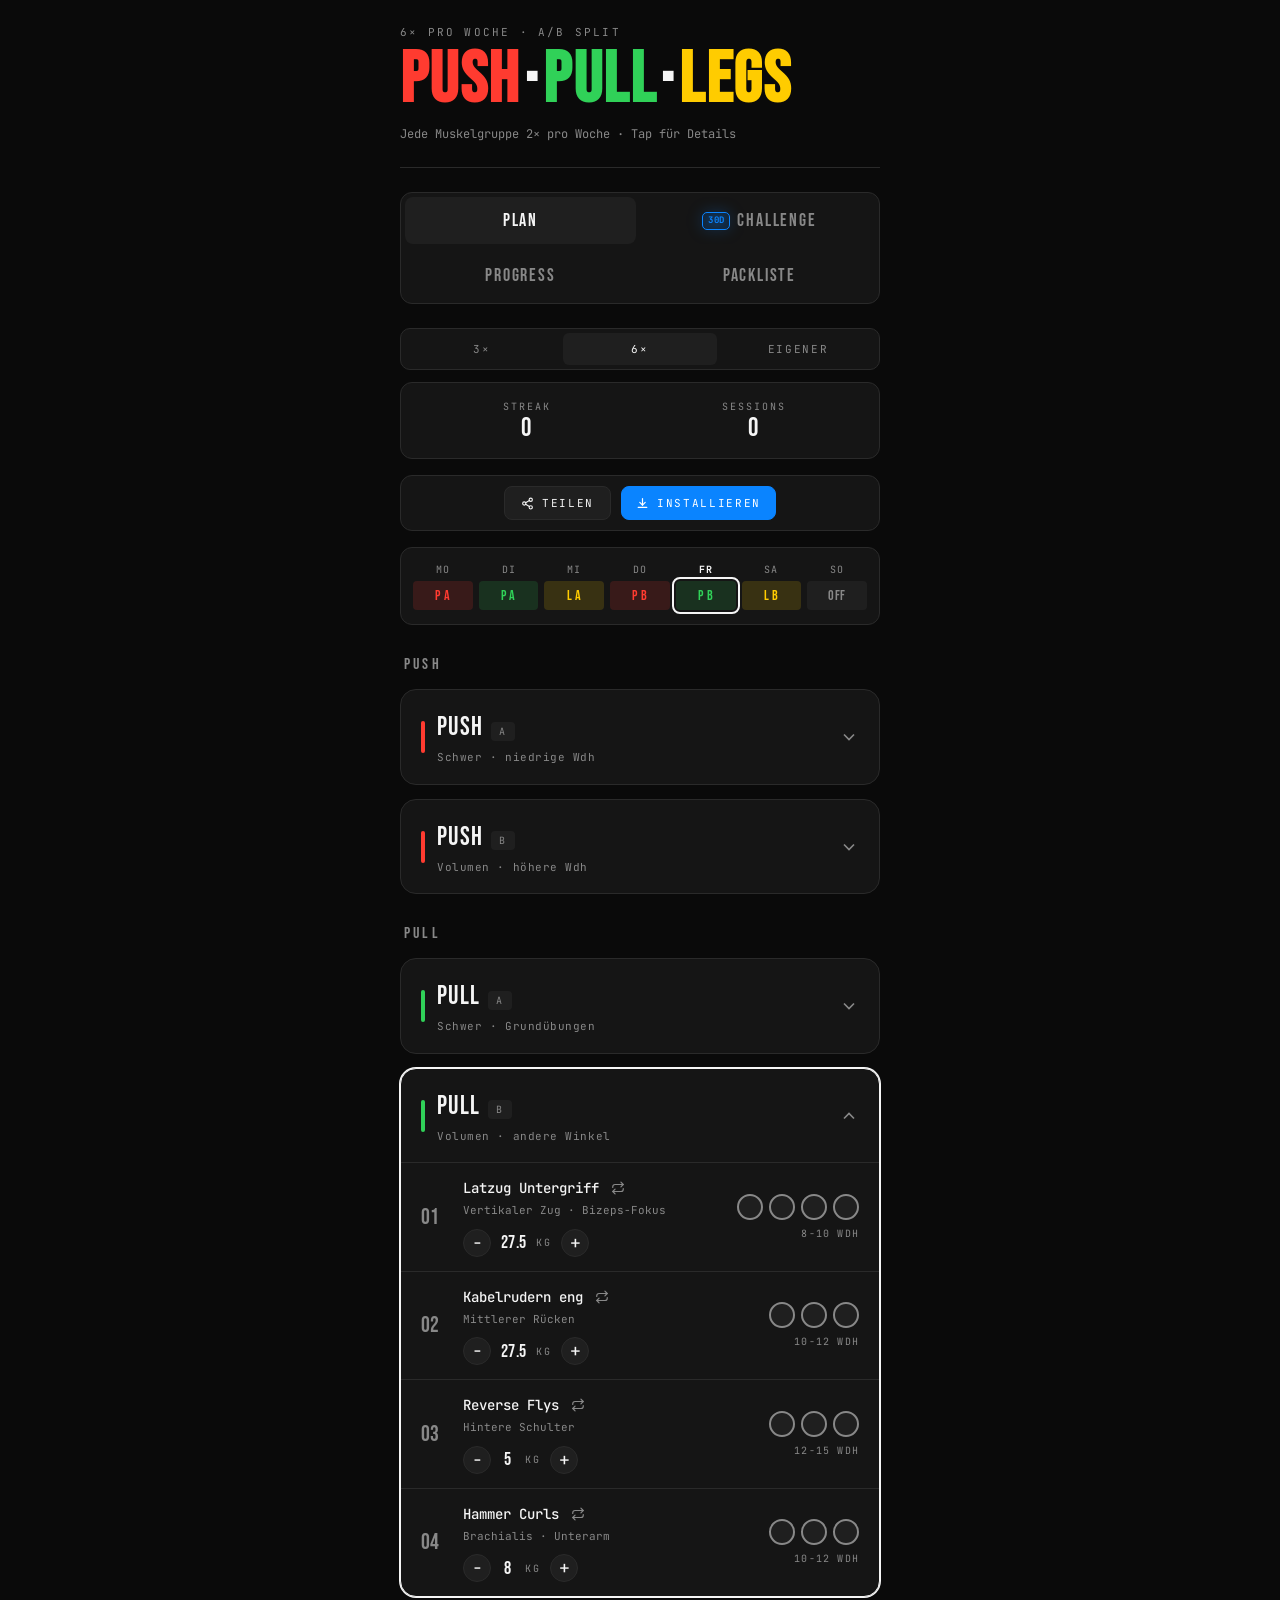
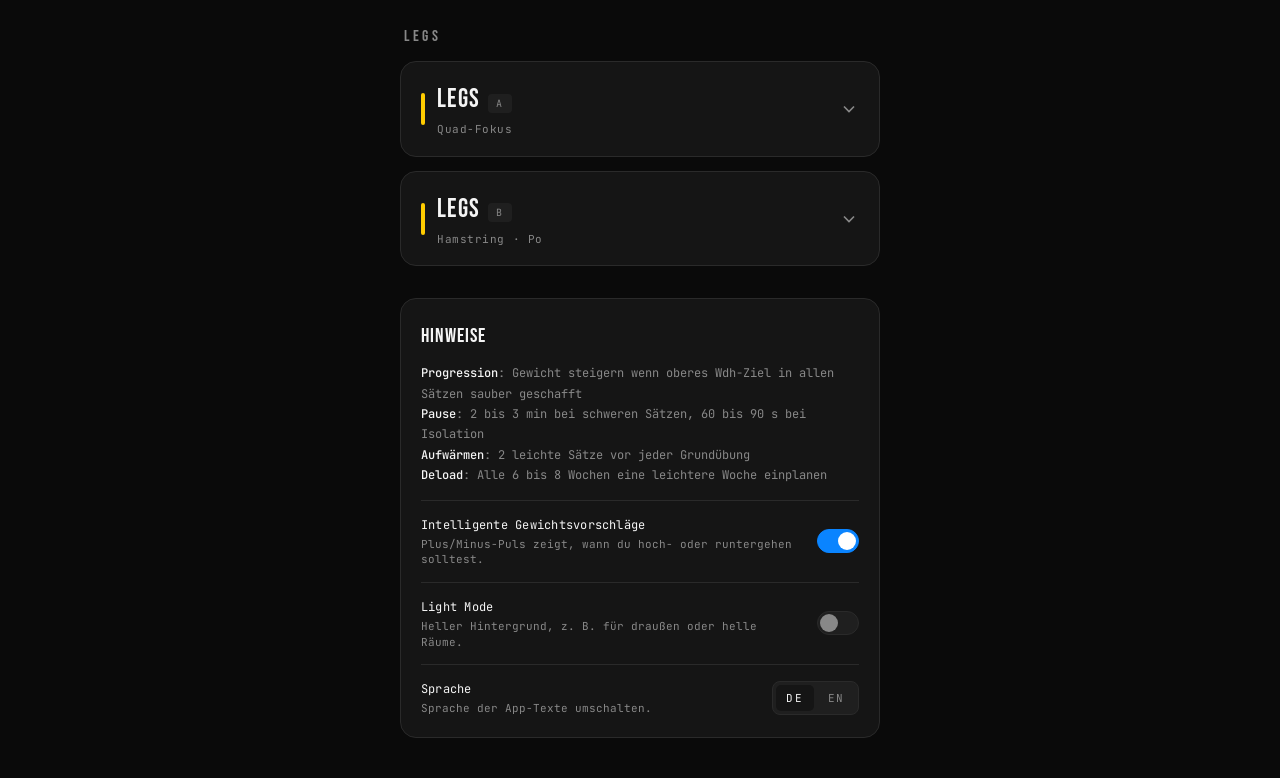
<file: index.html>
<!DOCTYPE html>
<html lang="de">
<head>
<meta charset="UTF-8">
<meta name="viewport" content="width=device-width, initial-scale=1.0, viewport-fit=cover">
<meta name="theme-color" content="#0a0a0a">
<meta name="apple-mobile-web-app-capable" content="yes">
<meta name="apple-mobile-web-app-status-bar-style" content="black-translucent">
<meta name="apple-mobile-web-app-title" content="PPL">
<meta name="mobile-web-app-capable" content="yes">
<link rel="manifest" href="manifest.json">
<link rel="apple-touch-icon" href="icon-180.png">
<link rel="icon" type="image/png" sizes="192x192" href="icon-192.png">
<title>Push · Pull · Legs</title>
<link rel="preconnect" href="https://fonts.googleapis.com">
<link rel="preconnect" href="https://fonts.gstatic.com" crossorigin>
<link href="https://fonts.googleapis.com/css2?family=Bebas+Neue&family=JetBrains+Mono:wght@400;500;700&display=swap" rel="stylesheet">
<link rel="stylesheet" href="styles.css">
<script>try{if(localStorage.getItem('ppl-theme')==='light')document.documentElement.classList.add('light');}catch(e){}</script>
</head>
<body>
  <div class="container">
    <header>
      <div class="eyebrow">6× pro Woche · A/B Split</div>
      <h1>
        <span class="push-t">PUSH</span><span class="dot">·</span><span class="pull-t">PULL</span><span class="dot">·</span><span class="legs-t">LEGS</span>
      </h1>
      <div class="sub">Jede Muskelgruppe 2× pro Woche · Tap für Details</div>
    </header>

    <div class="tabs">
      <div class="tab active" data-view="plan" data-i18n="tab.plan">Plan</div>
      <div class="tab challenge-tab" data-view="challenge">
        <span class="challenge-tab-icon" aria-hidden="true">30D</span>
        <span data-i18n="tab.challenge">Challenge</span>
      </div>
      <div class="tab" data-view="progress" data-i18n="tab.progress">Progress</div>
      <div class="tab" data-view="pack" data-i18n="tab.pack">Packliste</div>
    </div>

    <!-- PLAN VIEW -->
    <div class="view active" id="view-plan">

      <div class="plan-switch" id="plan-switch" role="tablist" aria-label="Plan-Modus">
        <button type="button" data-choose="3" role="tab">3×</button>
        <button type="button" data-choose="6" role="tab">6×</button>
        <button type="button" data-choose="custom" role="tab" data-i18n="planswitch.custom">Eigener</button>
      </div>

      <div class="stats-bar">
        <div class="stat" id="streak-stat">
          <div class="flame" aria-hidden="true"></div>
          <div class="stat-label" data-i18n="stat.streak">Streak</div>
          <div class="stat-value" id="stat-streak">0</div>
        </div>
        <div class="stat">
          <div class="stat-label" data-i18n="stat.sessions">Sessions</div>
          <div class="stat-value" id="stat-total">0</div>
        </div>
      </div>

      <div class="actions-row" id="actions-row">
        <div class="freeze-badge" id="freeze-badge" aria-live="polite">
          <span class="freeze-icon" aria-hidden="true">❄</span>
          <span class="freeze-count" id="freeze-count">0</span>
          <span id="freeze-label">Streak Freeze</span>
        </div>
        <button class="share-btn" id="share-btn" type="button">
          <svg viewBox="0 0 24 24" fill="none" stroke="currentColor" stroke-width="2" stroke-linecap="round" stroke-linejoin="round"><circle cx="18" cy="5" r="3"/><circle cx="6" cy="12" r="3"/><circle cx="18" cy="19" r="3"/><line x1="8.59" y1="13.51" x2="15.42" y2="17.49"/><line x1="15.41" y1="6.51" x2="8.59" y2="10.49"/></svg>
          <span data-i18n="action.share">Teilen</span>
        </button>
        <button class="install-btn" id="install-btn" type="button">
          <svg viewBox="0 0 24 24" fill="none" stroke="currentColor" stroke-width="2.2" stroke-linecap="round" stroke-linejoin="round"><path d="M12 3v12"/><polyline points="7 10 12 15 17 10"/><path d="M4 19h16"/></svg>
          <span data-i18n="action.install">Installieren</span>
        </button>
      </div>

      <div class="rest-banner hidden" id="rest-banner">
        <div class="rest-banner-title" data-i18n="rest.title">Rest Day</div>
        <div class="rest-banner-text" data-i18n="rest.text">Heute ist frei. Gönn dir Regeneration oder mach leichtes Cardio.</div>
      </div>

      <div class="plan-variant" data-freq="custom" id="custom-plan-view"></div>

      <div class="plan-variant" data-freq="6">

      <div class="week">
        <div class="week-day"><div class="d" data-i18n="wd.mon">MO</div><div class="t p-push">P A</div></div>
        <div class="week-day"><div class="d" data-i18n="wd.tue">DI</div><div class="t p-pull">P A</div></div>
        <div class="week-day"><div class="d" data-i18n="wd.wed">MI</div><div class="t p-legs">L A</div></div>
        <div class="week-day"><div class="d" data-i18n="wd.thu">DO</div><div class="t p-push">P B</div></div>
        <div class="week-day"><div class="d" data-i18n="wd.fri">FR</div><div class="t p-pull">P B</div></div>
        <div class="week-day"><div class="d" data-i18n="wd.sat">SA</div><div class="t p-legs">L B</div></div>
        <div class="week-day"><div class="d" data-i18n="wd.sun">SO</div><div class="t rest" data-i18n="wd.off">OFF</div></div>
      </div>

      <div class="section-title">Push</div>

      <div class="day open">
        <div class="day-head">
          <div class="day-title">
            <div class="accent push"></div>
            <div>
              <div><span class="day-label">Push</span><span class="variant">A</span></div>
              <div class="focus" data-i18n="day.focus.push.heavy">Schwer · niedrige Wdh</div>
            </div>
          </div>
          <svg class="chevron" viewBox="0 0 24 24" fill="none" stroke="currentColor" stroke-width="2"><polyline points="6 9 12 15 18 9"/></svg>
        </div>
        <div class="exercises">
          <div class="ex" data-ex-id="bankdruecken-langhantel"><div class="ex-num">01</div><div><div class="ex-name">Bankdrücken Langhantel</div><div class="ex-note">Hauptübung Brust</div></div><div class="ex-reps">4×6–8</div></div>
          <div class="ex" data-ex-id="schulterdruecken-kurzhantel"><div class="ex-num">02</div><div><div class="ex-name">Schulterdrücken Kurzhantel</div><div class="ex-note">Sitzend · vordere Schulter</div></div><div class="ex-reps">3×8–10</div></div>
          <div class="ex" data-ex-id="seitheben"><div class="ex-num">03</div><div><div class="ex-name">Seitheben</div><div class="ex-note">Seitliche Schulter · Breite</div></div><div class="ex-reps">3×12–15</div></div>
          <div class="ex" data-ex-id="trizepsdruecken-kabel"><div class="ex-num">04</div><div><div class="ex-name">Trizepsdrücken Kabel</div><div class="ex-note">Isolation</div></div><div class="ex-reps">3×12–15</div></div>
        </div>
      </div>

      <div class="day">
        <div class="day-head">
          <div class="day-title">
            <div class="accent push"></div>
            <div>
              <div><span class="day-label">Push</span><span class="variant">B</span></div>
              <div class="focus" data-i18n="day.focus.push.volume">Volumen · höhere Wdh</div>
            </div>
          </div>
          <svg class="chevron" viewBox="0 0 24 24" fill="none" stroke="currentColor" stroke-width="2"><polyline points="6 9 12 15 18 9"/></svg>
        </div>
        <div class="exercises">
          <div class="ex" data-ex-id="schraegbankdruecken-kh"><div class="ex-num">01</div><div><div class="ex-name">Schrägbankdrücken KH</div><div class="ex-note">Obere Brust</div></div><div class="ex-reps">4×8–10</div></div>
          <div class="ex" data-ex-id="seitheben"><div class="ex-num">02</div><div><div class="ex-name">Seitheben</div><div class="ex-note">Zweiter Reiz seitliche Schulter</div></div><div class="ex-reps">3×12–15</div></div>
          <div class="ex" data-ex-id="dips-oder-brustpresse"><div class="ex-num">03</div><div><div class="ex-name">Dips oder Brustpresse</div><div class="ex-note">Untere Brust · Trizeps</div></div><div class="ex-reps">3×10–12</div></div>
          <div class="ex" data-ex-id="trizeps-overhead"><div class="ex-num">04</div><div><div class="ex-name">Trizeps Overhead</div><div class="ex-note">Langer Trizeps-Kopf</div></div><div class="ex-reps">3×10–12</div></div>
        </div>
      </div>

      <div class="section-title">Pull</div>

      <div class="day">
        <div class="day-head">
          <div class="day-title">
            <div class="accent pull"></div>
            <div>
              <div><span class="day-label">Pull</span><span class="variant">A</span></div>
              <div class="focus" data-i18n="day.focus.pull.heavy">Schwer · Grundübungen</div>
            </div>
          </div>
          <svg class="chevron" viewBox="0 0 24 24" fill="none" stroke="currentColor" stroke-width="2"><polyline points="6 9 12 15 18 9"/></svg>
        </div>
        <div class="exercises">
          <div class="ex" data-ex-id="klimmzuege"><div class="ex-num">01</div><div><div class="ex-name">Klimmzüge</div><div class="ex-note">Breiter Griff · Rücken-Basis</div></div><div class="ex-reps">4×max</div></div>
          <div class="ex" data-ex-id="rudern-langhantel"><div class="ex-num">02</div><div><div class="ex-name">Rudern Langhantel</div><div class="ex-note">Horizontaler Zug · schwer</div></div><div class="ex-reps">4×6–8</div></div>
          <div class="ex" data-ex-id="face-pulls"><div class="ex-num">03</div><div><div class="ex-name">Face Pulls</div><div class="ex-note">Hintere Schulter · Haltung</div></div><div class="ex-reps">3×12–15</div></div>
          <div class="ex" data-ex-id="langhantel-curls"><div class="ex-num">04</div><div><div class="ex-name">Langhantel-Curls</div><div class="ex-note">Bizeps Isolation</div></div><div class="ex-reps">3×10–12</div></div>
        </div>
      </div>

      <div class="day">
        <div class="day-head">
          <div class="day-title">
            <div class="accent pull"></div>
            <div>
              <div><span class="day-label">Pull</span><span class="variant">B</span></div>
              <div class="focus" data-i18n="day.focus.pull.volume">Volumen · andere Winkel</div>
            </div>
          </div>
          <svg class="chevron" viewBox="0 0 24 24" fill="none" stroke="currentColor" stroke-width="2"><polyline points="6 9 12 15 18 9"/></svg>
        </div>
        <div class="exercises">
          <div class="ex" data-ex-id="latzug-untergriff"><div class="ex-num">01</div><div><div class="ex-name">Latzug Untergriff</div><div class="ex-note">Vertikaler Zug · Bizeps-Fokus</div></div><div class="ex-reps">4×8–10</div></div>
          <div class="ex" data-ex-id="kabelrudern-eng"><div class="ex-num">02</div><div><div class="ex-name">Kabelrudern eng</div><div class="ex-note">Mittlerer Rücken</div></div><div class="ex-reps">3×10–12</div></div>
          <div class="ex" data-ex-id="reverse-flys"><div class="ex-num">03</div><div><div class="ex-name">Reverse Flys</div><div class="ex-note">Hintere Schulter</div></div><div class="ex-reps">3×12–15</div></div>
          <div class="ex" data-ex-id="hammer-curls"><div class="ex-num">04</div><div><div class="ex-name">Hammer Curls</div><div class="ex-note">Brachialis · Unterarm</div></div><div class="ex-reps">3×10–12</div></div>
        </div>
      </div>

      <div class="section-title">Legs</div>

      <div class="day">
        <div class="day-head">
          <div class="day-title">
            <div class="accent legs"></div>
            <div>
              <div><span class="day-label">Legs</span><span class="variant">A</span></div>
              <div class="focus" data-i18n="day.focus.legs.quad">Quad-Fokus</div>
            </div>
          </div>
          <svg class="chevron" viewBox="0 0 24 24" fill="none" stroke="currentColor" stroke-width="2"><polyline points="6 9 12 15 18 9"/></svg>
        </div>
        <div class="exercises">
          <div class="ex" data-ex-id="kniebeuge"><div class="ex-num">01</div><div><div class="ex-name">Kniebeuge</div><div class="ex-note">Langhantel · Hauptübung</div></div><div class="ex-reps">4×6–8</div></div>
          <div class="ex" data-ex-id="rumaenisches-kreuzheben"><div class="ex-num">02</div><div><div class="ex-name">Rumänisches Kreuzheben</div><div class="ex-note">Hamstrings · Po</div></div><div class="ex-reps">3×8–10</div></div>
          <div class="ex" data-ex-id="beinpresse"><div class="ex-num">03</div><div><div class="ex-name">Beinpresse</div><div class="ex-note">Zweiter Quad-Reiz</div></div><div class="ex-reps">3×10–12</div></div>
          <div class="ex" data-ex-id="beinbeuger-liegend"><div class="ex-num">04</div><div><div class="ex-name">Beinbeuger liegend</div><div class="ex-note">Hamstrings übers Knie</div></div><div class="ex-reps">3×12–15</div></div>
        </div>
      </div>

      <div class="day">
        <div class="day-head">
          <div class="day-title">
            <div class="accent legs"></div>
            <div>
              <div><span class="day-label">Legs</span><span class="variant">B</span></div>
              <div class="focus" data-i18n="day.focus.legs.hams">Hamstring · Po</div>
            </div>
          </div>
          <svg class="chevron" viewBox="0 0 24 24" fill="none" stroke="currentColor" stroke-width="2"><polyline points="6 9 12 15 18 9"/></svg>
        </div>
        <div class="exercises">
          <div class="ex" data-ex-id="rumaenisches-kreuzheben"><div class="ex-num">01</div><div><div class="ex-name">Rumänisches Kreuzheben</div><div class="ex-note">Schwer · Posterior Chain</div></div><div class="ex-reps">4×6–8</div></div>
          <div class="ex" data-ex-id="bulgarian-split-squats"><div class="ex-num">02</div><div><div class="ex-name">Bulgarian Split Squats</div><div class="ex-note">Pro Bein · Po-Aktivierung</div></div><div class="ex-reps">3×8–10</div></div>
          <div class="ex" data-ex-id="beinbeuger-sitzend"><div class="ex-num">03</div><div><div class="ex-name">Beinbeuger sitzend</div><div class="ex-note">Anderer Winkel als A</div></div><div class="ex-reps">3×10–12</div></div>
          <div class="ex" data-ex-id="wadenheben-stehend"><div class="ex-num">04</div><div><div class="ex-name">Wadenheben stehend</div><div class="ex-note">Waden</div></div><div class="ex-reps">4×12–15</div></div>
        </div>
      </div>

      </div>

      <div class="plan-variant" data-freq="3">

      <div class="week">
        <div class="week-day"><div class="d" data-i18n="wd.mon">MO</div><div class="t p-push">PUSH</div></div>
        <div class="week-day"><div class="d" data-i18n="wd.tue">DI</div><div class="t rest" data-i18n="wd.off">OFF</div></div>
        <div class="week-day"><div class="d" data-i18n="wd.wed">MI</div><div class="t p-pull">PULL</div></div>
        <div class="week-day"><div class="d" data-i18n="wd.thu">DO</div><div class="t rest" data-i18n="wd.off">OFF</div></div>
        <div class="week-day"><div class="d" data-i18n="wd.fri">FR</div><div class="t p-legs">LEGS</div></div>
        <div class="week-day"><div class="d" data-i18n="wd.sat">SA</div><div class="t rest" data-i18n="wd.off">OFF</div></div>
        <div class="week-day"><div class="d" data-i18n="wd.sun">SO</div><div class="t rest" data-i18n="wd.off">OFF</div></div>
      </div>

      <div class="section-title">Push</div>

      <div class="day open">
        <div class="day-head">
          <div class="day-title">
            <div class="accent push"></div>
            <div>
              <div><span class="day-label">Push</span></div>
              <div class="focus" data-i18n="day.focus.push.full">Brust · Schulter · Trizeps</div>
            </div>
          </div>
          <svg class="chevron" viewBox="0 0 24 24" fill="none" stroke="currentColor" stroke-width="2"><polyline points="6 9 12 15 18 9"/></svg>
        </div>
        <div class="exercises">
          <div class="ex" data-ex-id="bankdruecken-langhantel"><div class="ex-num">01</div><div><div class="ex-name">Bankdrücken Langhantel</div><div class="ex-note">Hauptübung Brust</div></div><div class="ex-reps">4×6–8</div></div>
          <div class="ex" data-ex-id="schraegbankdruecken-kh"><div class="ex-num">02</div><div><div class="ex-name">Schrägbankdrücken KH</div><div class="ex-note">Obere Brust</div></div><div class="ex-reps">3×8–10</div></div>
          <div class="ex" data-ex-id="schulterdruecken-kurzhantel"><div class="ex-num">03</div><div><div class="ex-name">Schulterdrücken Kurzhantel</div><div class="ex-note">Vordere Schulter</div></div><div class="ex-reps">3×8–10</div></div>
          <div class="ex" data-ex-id="seitheben"><div class="ex-num">04</div><div><div class="ex-name">Seitheben</div><div class="ex-note">Seitliche Schulter · Breite</div></div><div class="ex-reps">3×12–15</div></div>
          <div class="ex" data-ex-id="trizepsdruecken-kabel"><div class="ex-num">05</div><div><div class="ex-name">Trizepsdrücken Kabel</div><div class="ex-note">Isolation</div></div><div class="ex-reps">3×10–12</div></div>
        </div>
      </div>

      <div class="section-title">Pull</div>

      <div class="day">
        <div class="day-head">
          <div class="day-title">
            <div class="accent pull"></div>
            <div>
              <div><span class="day-label">Pull</span></div>
              <div class="focus" data-i18n="day.focus.pull.full">Rücken · Bizeps · hintere Schulter</div>
            </div>
          </div>
          <svg class="chevron" viewBox="0 0 24 24" fill="none" stroke="currentColor" stroke-width="2"><polyline points="6 9 12 15 18 9"/></svg>
        </div>
        <div class="exercises">
          <div class="ex" data-ex-id="klimmzuege"><div class="ex-num">01</div><div><div class="ex-name">Klimmzüge</div><div class="ex-note">Breiter Griff · Rücken-Basis</div></div><div class="ex-reps">4×max</div></div>
          <div class="ex" data-ex-id="rudern-langhantel"><div class="ex-num">02</div><div><div class="ex-name">Rudern Langhantel</div><div class="ex-note">Horizontaler Zug · schwer</div></div><div class="ex-reps">4×6–8</div></div>
          <div class="ex" data-ex-id="latzug-untergriff"><div class="ex-num">03</div><div><div class="ex-name">Latzug Untergriff</div><div class="ex-note">Vertikaler Zug · Bizeps-Fokus</div></div><div class="ex-reps">3×10–12</div></div>
          <div class="ex" data-ex-id="face-pulls"><div class="ex-num">04</div><div><div class="ex-name">Face Pulls</div><div class="ex-note">Hintere Schulter · Haltung</div></div><div class="ex-reps">3×12–15</div></div>
          <div class="ex" data-ex-id="langhantel-curls"><div class="ex-num">05</div><div><div class="ex-name">Langhantel-Curls</div><div class="ex-note">Bizeps Isolation</div></div><div class="ex-reps">3×10–12</div></div>
        </div>
      </div>

      <div class="section-title">Legs</div>

      <div class="day">
        <div class="day-head">
          <div class="day-title">
            <div class="accent legs"></div>
            <div>
              <div><span class="day-label">Legs</span></div>
              <div class="focus" data-i18n="day.focus.legs.full">Quad · Hamstring · Po · Waden</div>
            </div>
          </div>
          <svg class="chevron" viewBox="0 0 24 24" fill="none" stroke="currentColor" stroke-width="2"><polyline points="6 9 12 15 18 9"/></svg>
        </div>
        <div class="exercises">
          <div class="ex" data-ex-id="kniebeuge"><div class="ex-num">01</div><div><div class="ex-name">Kniebeuge</div><div class="ex-note">Langhantel · Hauptübung</div></div><div class="ex-reps">4×6–8</div></div>
          <div class="ex" data-ex-id="rumaenisches-kreuzheben"><div class="ex-num">02</div><div><div class="ex-name">Rumänisches Kreuzheben</div><div class="ex-note">Hamstrings · Po</div></div><div class="ex-reps">3×8–10</div></div>
          <div class="ex" data-ex-id="bulgarian-split-squats"><div class="ex-num">03</div><div><div class="ex-name">Bulgarian Split Squats</div><div class="ex-note">Pro Bein · Po-Aktivierung</div></div><div class="ex-reps">3×8–10</div></div>
          <div class="ex" data-ex-id="beinbeuger-liegend"><div class="ex-num">04</div><div><div class="ex-name">Beinbeuger liegend</div><div class="ex-note">Hamstrings übers Knie</div></div><div class="ex-reps">3×10–12</div></div>
          <div class="ex" data-ex-id="wadenheben-stehend"><div class="ex-num">05</div><div><div class="ex-name">Wadenheben stehend</div><div class="ex-note">Waden</div></div><div class="ex-reps">3×12–15</div></div>
        </div>
      </div>

      </div>

      <div class="footer">
        <div class="footer-title" data-i18n="footer.title">Hinweise</div>
        <strong data-i18n="footer.progression.label">Progression</strong>: <span data-i18n="footer.progression.text">Gewicht steigern wenn oberes Wdh-Ziel in allen Sätzen sauber geschafft</span><br>
        <strong data-i18n="footer.pause.label">Pause</strong>: <span data-i18n="footer.pause.text">2 bis 3 min bei schweren Sätzen, 60 bis 90 s bei Isolation</span><br>
        <strong data-i18n="footer.warmup.label">Aufwärmen</strong>: <span data-i18n="footer.warmup.text">2 leichte Sätze vor jeder Grundübung</span><br>
        <strong data-i18n="footer.deload.label">Deload</strong>: <span data-i18n="footer.deload.text">Alle 6 bis 8 Wochen eine leichtere Woche einplanen</span>
        <div class="setting-toggle">
          <div>
            <div class="setting-toggle-label" data-i18n="settings.rec">Intelligente Gewichtsvorschläge</div>
            <div class="setting-toggle-desc" data-i18n="settings.rec.desc">Plus/Minus-Puls zeigt, wann du hoch- oder runtergehen solltest.</div>
          </div>
          <div class="toggle-switch on" id="rec-toggle" role="switch" aria-checked="true" tabindex="0"></div>
        </div>
        <div class="setting-toggle">
          <div>
            <div class="setting-toggle-label" data-i18n="settings.theme">Light Mode</div>
            <div class="setting-toggle-desc" data-i18n="settings.theme.desc">Heller Hintergrund, z. B. für draußen oder helle Räume.</div>
          </div>
          <div class="toggle-switch" id="theme-toggle" role="switch" aria-checked="false" tabindex="0"></div>
        </div>
        <div class="setting-toggle">
          <div>
            <div class="setting-toggle-label" data-i18n="settings.lang">Sprache</div>
            <div class="setting-toggle-desc" data-i18n="settings.lang.desc">Sprache der App-Texte umschalten.</div>
          </div>
          <div class="lang-switch" id="lang-switch">
            <button type="button" data-lang="de">DE</button>
            <button type="button" data-lang="en">EN</button>
          </div>
        </div>
      </div>

    </div>

    <!-- CHALLENGE VIEW -->
    <div class="view" id="view-challenge">
      <div class="challenge-mode-switch" id="challenge-mode-switch" role="tablist" aria-label="Challenge-Modus">
        <button type="button" data-challenge-mode="gym" role="tab" data-i18n="challenge.mode.gym">Gym</button>
        <button type="button" data-challenge-mode="home" role="tab" data-i18n="challenge.mode.home">Zuhause</button>
      </div>
      <div class="challenge-shell" id="challenge-shell"></div>
      <div class="challenge-shell home-challenge-shell" id="home-challenge-shell"></div>
    </div>

    <!-- PROGRESS VIEW -->
    <div class="view" id="view-progress">
      <header class="progress-header">
        <div class="progress-eyebrow" data-i18n="progress.eyebrow">Deine Steigerung</div>
        <h2 class="progress-title" data-i18n="progress.title">Progress</h2>
        <div class="progress-sub" data-i18n="progress.sub">Größter Sprung zuerst. Tipp eine Übung für Details.</div>
      </header>
      <div class="progress-list" id="progress-list"></div>
    </div>

    <div class="progress-detail hidden" id="progress-detail" aria-hidden="true">
      <div class="progress-detail-card">
        <button class="progress-detail-close" id="progress-detail-close" type="button" aria-label="Schließen">×</button>
        <div class="progress-detail-name" id="progress-detail-name"></div>
        <div class="progress-detail-meta" id="progress-detail-meta"></div>
        <div class="progress-detail-chart" id="progress-detail-chart"></div>
        <div class="progress-detail-stats" id="progress-detail-stats"></div>
      </div>
    </div>

    <!-- PACKLISTE VIEW -->
    <div class="view" id="view-pack">

      <div class="pack-bar">
        <div>
          <div class="pack-count"><span class="done" id="done">0</span><span class="total" id="total">/20</span></div>
          <div class="progress"><div class="progress-bar" id="progress"></div></div>
        </div>
        <div class="pack-bar-actions">
          <button class="edit-btn" id="edit-btn" data-i18n="pack.edit">Bearbeiten</button>
          <button class="clear-btn" id="clear" data-i18n="pack.clear">Clear</button>
        </div>
      </div>

      <div class="pack-list" id="pack-list">
        <!-- Items via JS -->
      </div>

    </div>

  </div>

  <div class="onboarding hidden" id="onboarding" aria-hidden="true">
    <div class="onboarding-card">
      <div class="onboarding-progress">
        <div class="onboarding-progress-bar" id="onboarding-progress"></div>
      </div>
      <div id="onboarding-content"></div>
      <div class="onboarding-actions" id="onboarding-actions"></div>
    </div>
  </div>

  <div class="ig-overlay hidden" id="ig-overlay" aria-hidden="true">
    <div class="ig-card">
      <div class="ig-eyebrow" data-i18n="ig.eyebrow">In-App Browser</div>
      <div class="ig-title" data-i18n="ig.title">In Browser öffnen</div>
      <div class="ig-text" data-i18n-html="ig.text.html">Tippe oben rechts auf <strong>⋯</strong> und wähle <strong>"Im externen Browser öffnen"</strong>. Nur dort kannst du die App zum Home-Bildschirm hinzufügen.</div>
      <button class="ig-dismiss" id="ig-dismiss" type="button" data-i18n="ig.dismiss">Trotzdem fortfahren</button>
    </div>
  </div>

  <div class="swap-sheet hidden" id="swap-sheet" aria-hidden="true">
    <div class="swap-card">
      <div class="swap-eyebrow" data-i18n="swap.eyebrow">Alternative wählen</div>
      <div class="swap-title" id="swap-title"></div>
      <div class="swap-list" id="swap-list"></div>
      <button class="swap-close" id="swap-close" type="button" data-i18n="swap.close">Abbrechen</button>
    </div>
  </div>

  <div class="editor hidden" id="custom-editor" aria-hidden="true">
    <div class="editor-head">
      <div class="editor-title" data-i18n="editor.title">Eigener Plan</div>
      <div class="editor-head-actions">
        <button class="editor-btn" id="editor-cancel" type="button" data-i18n="editor.cancel">Abbrechen</button>
        <button class="editor-btn" id="editor-load" type="button" data-i18n="editor.template">Vorlage</button>
        <button class="editor-btn primary" id="editor-save" type="button" data-i18n="editor.save">Speichern</button>
      </div>
    </div>
    <div class="editor-body" id="editor-body"></div>
  </div>

  <div class="template-sheet hidden" id="template-sheet" aria-hidden="true">
    <div class="template-card">
      <div class="swap-eyebrow" data-i18n="templates.eyebrow">Vorlage wählen</div>
      <div class="swap-title" data-i18n="templates.title">Starte mit einem fertigen Plan</div>
      <div class="template-list" id="template-list"></div>
      <button class="swap-close" id="template-close" type="button" data-i18n="templates.close">Abbrechen</button>
    </div>
  </div>

  <div class="swap-sheet hidden" id="roadmap-sheet" aria-hidden="true">
    <div class="swap-card roadmap-card">
      <div class="swap-eyebrow" data-i18n="roadmap.eyebrow">Was als Nächstes kommt</div>
      <div class="swap-title" data-i18n="roadmap.title">Roadmap</div>
      <div class="roadmap-intro" data-i18n="roadmap.intro">Die Community hat abgestimmt. Hier ist, woran ich arbeite.</div>
      <div class="roadmap-list">
        <div class="roadmap-item building">
          <div class="roadmap-item-status">
            <span class="dot pulse"></span>
            <span data-i18n="roadmap.status.building">In Arbeit</span>
          </div>
          <div class="roadmap-item-icon">📈</div>
          <div class="roadmap-item-title" data-i18n="roadmap.item.progress.title">Progress Bars</div>
          <div class="roadmap-item-desc" data-i18n="roadmap.item.progress.desc">Sparklines pro Übung, PR-Detection. Fast fertig, du nutzt sie schon.</div>
          <div class="roadmap-item-vote">
            <span class="vote-pct">85%</span>
            <span class="vote-label" data-i18n="roadmap.vote.winner">Poll-Sieger</span>
          </div>
        </div>
        <div class="roadmap-item">
          <div class="roadmap-item-status">
            <span class="dot"></span>
            <span data-i18n="roadmap.status.next">Als Nächstes</span>
          </div>
          <div class="roadmap-item-icon">🔥</div>
          <div class="roadmap-item-title" data-i18n="roadmap.item.challenge.title">30-Day Challenge</div>
          <div class="roadmap-item-desc" data-i18n="roadmap.item.challenge.desc">Geführter Plan über 30 Tage, getrennt für Frauen und Männer. Strukturiertes Programm mit Progressionslogik.</div>
          <div class="roadmap-item-vote">
            <span class="vote-pct">15%</span>
            <span class="vote-label" data-i18n="roadmap.vote.runnerup">Platz 2 im Poll</span>
          </div>
        </div>
        <div class="roadmap-item">
          <div class="roadmap-item-status">
            <span class="dot"></span>
            <span data-i18n="roadmap.status.planned">Geplant</span>
          </div>
          <div class="roadmap-item-icon">🗓</div>
          <div class="roadmap-item-title" data-i18n="roadmap.item.heatmap.title">Streak-Heatmap</div>
          <div class="roadmap-item-desc" data-i18n="roadmap.item.heatmap.desc">Kalenderansicht à la GitHub für deine Trainings-Konsistenz auf einen Blick.</div>
        </div>
        <div class="roadmap-item">
          <div class="roadmap-item-status">
            <span class="dot"></span>
            <span data-i18n="roadmap.status.planned">Geplant</span>
          </div>
          <div class="roadmap-item-icon">🔗</div>
          <div class="roadmap-item-title" data-i18n="roadmap.item.share.title">Plan teilen via QR</div>
          <div class="roadmap-item-desc" data-i18n="roadmap.item.share.desc">Eigenen Plan in 2 Sekunden an Trainingspartner schicken. Komplett offline, ohne Server.</div>
        </div>
      </div>
      <div class="roadmap-foot" data-i18n="roadmap.foot">Du hast ne Idee? Melde dich auf Insta @ppl.app</div>
      <button class="swap-close" id="roadmap-close" type="button" data-i18n="roadmap.close">Schließen</button>
    </div>
  </div>

  <div class="rest-timer hidden" id="rest-timer" aria-hidden="true" role="dialog" aria-live="polite">
    <div class="rest-timer-handle"></div>
    <div class="rest-timer-head">
      <div class="rest-timer-label" data-i18n="rest.timer.label">Pause</div>
      <div class="rest-timer-ex" id="rest-timer-ex"></div>
    </div>
    <div class="rest-timer-time" id="rest-timer-time">0:00</div>
    <div class="rest-timer-actions">
      <button type="button" class="rest-timer-btn" id="rest-timer-add" data-i18n="rest.timer.add">+15 s</button>
      <button type="button" class="rest-timer-btn primary" id="rest-timer-skip" data-i18n="rest.timer.skip">Überspringen</button>
    </div>
  </div>

<script src="app.js"></script>
</body>
</html>
</file>
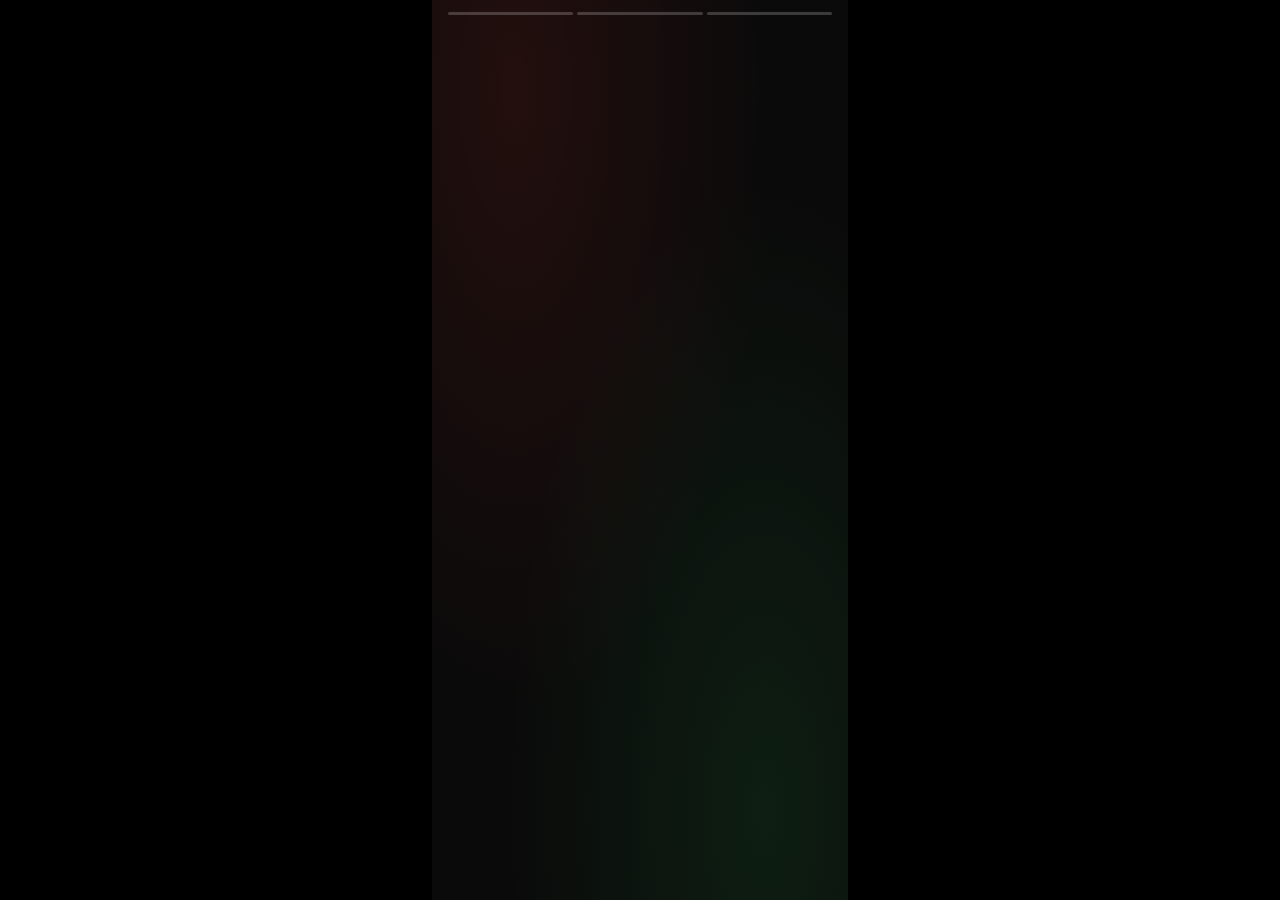
<file: feature-poll.html>
<!DOCTYPE html>
<html lang="de">
<head>
<meta charset="UTF-8">
<meta name="viewport" content="width=device-width, initial-scale=1.0, viewport-fit=cover">
<title>PPL · Feature-Poll</title>
<link rel="preconnect" href="https://fonts.googleapis.com">
<link rel="preconnect" href="https://fonts.gstatic.com" crossorigin>
<link href="https://fonts.googleapis.com/css2?family=Bebas+Neue&family=JetBrains+Mono:wght@400;500;700&display=swap" rel="stylesheet">
<style>
  :root {
    --bg: #0a0a0a;
    --surface: #151515;
    --surface-2: #1f1f1f;
    --border: #2a2a2a;
    --text: #f5f5f5;
    --text-dim: #888;
    --push: #ff3b30;
    --pull: #30d158;
    --pack: #0a84ff;
    --legs: #ffcc00;
  }

  * { margin: 0; padding: 0; box-sizing: border-box; }

  html, body {
    background: #000;
    color: var(--text);
    font-family: 'JetBrains Mono', monospace;
    overflow: hidden;
    height: 100%;
    height: 100dvh;
  }

  body {
    display: flex;
    align-items: center;
    justify-content: center;
  }

  .story {
    position: relative;
    background: var(--bg);
    width: 100vw;
    height: 100vh;
    height: 100dvh;
    max-width: min(100vw, calc(100vh * 9 / 19.5));
    overflow: hidden;
  }

  .story::before {
    content: '';
    position: absolute;
    inset: 0;
    background:
      radial-gradient(ellipse at 20% 10%, rgba(255, 59, 48, 0.10), transparent 55%),
      radial-gradient(ellipse at 80% 90%, rgba(48, 209, 88, 0.10), transparent 55%);
    pointer-events: none;
    z-index: 0;
  }

  .progress {
    position: absolute;
    top: calc(env(safe-area-inset-top, 0px) + 12px);
    left: calc(env(safe-area-inset-left, 0px) + 16px);
    right: calc(env(safe-area-inset-right, 0px) + 16px);
    display: flex;
    gap: 4px;
    z-index: 10;
  }

  .progress-seg {
    flex: 1;
    height: 3px;
    background: rgba(255, 255, 255, 0.2);
    border-radius: 2px;
    overflow: hidden;
    position: relative;
  }

  .progress-seg::after {
    content: '';
    position: absolute;
    inset: 0;
    background: var(--text);
    transform: scaleX(0);
    transform-origin: left;
    animation-duration: 20s;
    animation-timing-function: linear;
    animation-iteration-count: infinite;
  }

  /* 3 Slides · Total 20s · Slider dominiert für Voting-Zeit
     S1 Entry      0    → 17.5%  (3.5s)
     S2 Vergleich  17.5 → 42.5%  (5s)
     S3 Slider     42.5 → 100%   (11.5s · genug Zeit zum Abstimmen) */
  .progress-seg:nth-child(1)::after { animation-name: p1; }
  .progress-seg:nth-child(2)::after { animation-name: p2; }
  .progress-seg:nth-child(3)::after { animation-name: p3; }

  @keyframes p1 { 0% { transform: scaleX(0); } 17.5% { transform: scaleX(1); } 100% { transform: scaleX(1); } }
  @keyframes p2 { 0%, 17.5% { transform: scaleX(0); } 42.5% { transform: scaleX(1); } 100% { transform: scaleX(1); } }
  @keyframes p3 { 0%, 42.5% { transform: scaleX(0); } 100% { transform: scaleX(1); } }

  .scene {
    position: absolute;
    inset: 0;
    padding:
      calc(env(safe-area-inset-top, 0px) + 48px)
      calc(env(safe-area-inset-right, 0px) + 24px)
      calc(env(safe-area-inset-bottom, 0px) + 80px)
      calc(env(safe-area-inset-left, 0px) + 24px);
    display: flex;
    flex-direction: column;
    justify-content: center;
    opacity: 0;
    animation-duration: 20s;
    animation-iteration-count: infinite;
    animation-timing-function: ease-in-out;
    overflow: hidden;
    z-index: 1;
  }

  .scene:nth-child(2) { animation-name: s1; }
  .scene:nth-child(3) { animation-name: s2; }
  .scene:nth-child(4) { animation-name: s3; }

  /* Scene 1: Entry (0% → 17.5%) */
  @keyframes s1 {
    0% { opacity: 0; transform: scale(0.96); }
    2% { opacity: 1; transform: scale(1); }
    15% { opacity: 1; transform: scale(1); }
    17.5% { opacity: 0; transform: scale(1.03); }
    100% { opacity: 0; }
  }
  /* Scene 2: Vergleich (17.5% → 42.5%) */
  @keyframes s2 {
    0%, 17.5% { opacity: 0; transform: scale(0.96); }
    20% { opacity: 1; transform: scale(1); }
    40% { opacity: 1; transform: scale(1); }
    42.5% { opacity: 0; transform: scale(1.03); }
    100% { opacity: 0; }
  }
  /* Scene 3: Slider · dominiert (42.5% → 100%) */
  @keyframes s3 {
    0%, 42.5% { opacity: 0; transform: scale(0.96); }
    45% { opacity: 1; transform: scale(1); }
    100% { opacity: 1; transform: scale(1); }
  }

  /* ====== Scene 1: Emotional Entry ====== */
  .entry-eyebrow {
    font-size: 12px;
    letter-spacing: 0.4em;
    color: var(--push);
    text-transform: uppercase;
    margin-bottom: 24px;
  }

  .entry-title {
    font-family: 'Bebas Neue', sans-serif;
    font-size: clamp(60px, 17vw, 110px);
    line-height: 0.92;
    letter-spacing: 0.02em;
    margin-bottom: 22px;
  }

  .entry-title .punch { color: var(--push); }

  .entry-sub {
    font-size: 16px;
    color: var(--text-dim);
    line-height: 1.55;
    max-width: 380px;
    margin-bottom: 26px;
  }

  .entry-sub strong { color: var(--text); font-weight: 500; }

  .entry-tag {
    font-family: 'Bebas Neue', sans-serif;
    font-size: 18px;
    letter-spacing: 0.18em;
    color: var(--text-dim);
    text-transform: uppercase;
  }

  .entry-tag .brand { color: var(--text); }

  /* ====== Scene 2: Vergleich ====== */
  .compare-eyebrow {
    font-size: 11px;
    letter-spacing: 0.3em;
    color: var(--text-dim);
    text-transform: uppercase;
    text-align: center;
    margin-bottom: 22px;
  }

  .compare-grid {
    display: grid;
    grid-template-columns: 1fr 1fr;
    gap: 14px;
    position: relative;
    margin-bottom: 24px;
  }

  .opt {
    background: var(--surface);
    border: 1px solid var(--border);
    border-radius: 16px;
    padding: 22px 14px 20px;
    text-align: center;
    position: relative;
    overflow: hidden;
  }

  .opt.left {
    border-color: var(--push);
    box-shadow: 0 0 24px rgba(255, 59, 48, 0.18);
  }
  .opt.right {
    border-color: var(--pull);
    box-shadow: 0 0 24px rgba(48, 209, 88, 0.18);
  }

  .opt::before {
    content: '';
    position: absolute;
    inset: 0;
    background: linear-gradient(180deg, transparent 60%, var(--accent-glow, transparent));
    opacity: 0.5;
    pointer-events: none;
  }
  .opt.left { --accent-glow: rgba(255, 59, 48, 0.18); }
  .opt.right { --accent-glow: rgba(48, 209, 88, 0.18); }

  .opt-icon {
    font-size: 48px;
    line-height: 1;
    margin-bottom: 6px;
    filter: drop-shadow(0 0 8px var(--icon-glow, transparent));
  }
  .opt.left .opt-icon { --icon-glow: rgba(255, 59, 48, 0.45); }
  .opt.right .opt-icon { --icon-glow: rgba(48, 209, 88, 0.45); }

  .opt-icons-pair {
    display: flex;
    align-items: center;
    justify-content: center;
    gap: 10px;
    font-size: 38px;
    line-height: 1;
    margin-bottom: 8px;
    filter: drop-shadow(0 0 8px rgba(255, 59, 48, 0.45));
  }

  .opt-icons-pair .plus {
    font-family: 'Bebas Neue', sans-serif;
    font-size: 26px;
    color: var(--push);
    opacity: 0.8;
  }

  .opt-title {
    font-family: 'Bebas Neue', sans-serif;
    font-size: 24px;
    letter-spacing: 0.04em;
    line-height: 1;
    margin-bottom: 8px;
  }
  .opt.left .opt-title { color: var(--push); }
  .opt.right .opt-title { color: var(--pull); }

  .opt-tag {
    font-size: 9.5px;
    letter-spacing: 0.18em;
    text-transform: uppercase;
    color: var(--text);
    background: rgba(255, 59, 48, 0.18);
    border: 1px solid var(--push);
    padding: 3px 8px;
    border-radius: 999px;
    display: inline-block;
    margin-bottom: 10px;
  }
  .opt.right .opt-tag {
    background: rgba(48, 209, 88, 0.18);
    border-color: var(--pull);
  }

  .opt-desc {
    font-size: 11.5px;
    color: var(--text-dim);
    line-height: 1.5;
  }

  .opt-desc strong { color: var(--text); font-weight: 500; }

  .vs-bubble {
    position: absolute;
    top: 50%;
    left: 50%;
    transform: translate(-50%, -50%);
    width: 48px;
    height: 48px;
    border-radius: 50%;
    background: var(--bg);
    border: 1px solid var(--border);
    display: flex;
    align-items: center;
    justify-content: center;
    font-family: 'Bebas Neue', sans-serif;
    font-size: 18px;
    letter-spacing: 0.05em;
    color: var(--text);
    z-index: 2;
    box-shadow: 0 0 0 4px var(--bg);
  }

  .compare-question {
    text-align: center;
    font-family: 'Bebas Neue', sans-serif;
    font-size: clamp(26px, 7.5vw, 40px);
    line-height: 1.05;
    letter-spacing: 0.02em;
  }

  .compare-cta {
    text-align: center;
    font-size: 12px;
    letter-spacing: 0.25em;
    color: var(--text-dim);
    text-transform: uppercase;
    margin-top: 14px;
  }

  /* ====== Scene 3: Slider · länger ======
     Inhalt nach oben gerückt, untere Hälfte bleibt frei für den
     IG-Slider-Sticker, damit nichts überlappt. */
  .scene.slider-scene {
    justify-content: flex-start;
    padding-top: calc(env(safe-area-inset-top, 0px) + 80px);
  }

  .cta-eyebrow {
    font-size: 11px;
    letter-spacing: 0.3em;
    color: var(--text-dim);
    text-transform: uppercase;
    text-align: center;
    margin-bottom: 16px;
  }

  .cta-title {
    font-family: 'Bebas Neue', sans-serif;
    font-size: clamp(46px, 14vw, 80px);
    line-height: 0.95;
    letter-spacing: 0.02em;
    text-align: center;
    margin-bottom: 8px;
  }

  .cta-title .accent { color: var(--push); }

  .cta-motivator {
    font-size: 13px;
    color: var(--text);
    text-align: center;
    margin-bottom: 26px;
    font-weight: 500;
  }

  .cta-motivator strong {
    color: var(--push);
    font-weight: 700;
  }

  .slider-mock {
    background: rgba(20, 20, 20, 0.85);
    backdrop-filter: blur(8px);
    border: 1px solid rgba(255, 255, 255, 0.08);
    border-radius: 22px;
    padding: 20px 18px 24px;
    box-shadow: 0 12px 40px rgba(0, 0, 0, 0.6);
  }

  .slider-question {
    font-family: 'JetBrains Mono', monospace;
    font-size: 13px;
    color: var(--text);
    text-align: center;
    margin-bottom: 16px;
  }

  .slider-track {
    position: relative;
    height: 40px;
    border-radius: 20px;
    background: linear-gradient(90deg, var(--push) 0%, var(--push) 45%, var(--pull) 55%, var(--pull) 100%);
    display: flex;
    align-items: center;
    justify-content: space-between;
    padding: 0 14px;
  }

  .slider-end {
    font-size: 22px;
    line-height: 1;
    z-index: 2;
  }

  .slider-knob {
    position: absolute;
    top: 50%;
    width: 48px;
    height: 48px;
    border-radius: 50%;
    background: white;
    border: 3px solid var(--bg);
    box-shadow: 0 4px 14px rgba(0, 0, 0, 0.4);
    display: flex;
    align-items: center;
    justify-content: center;
    font-size: 22px;
    transform: translate(-50%, -50%);
    animation: knob-drag 5.5s ease-in-out infinite;
    z-index: 3;
  }

  @keyframes knob-drag {
    0% { left: 18%; }
    25% { left: 78%; }
    50% { left: 30%; }
    75% { left: 70%; }
    100% { left: 18%; }
  }

  .slider-labels {
    display: flex;
    justify-content: space-between;
    margin-top: 14px;
    font-family: 'Bebas Neue', sans-serif;
    font-size: 16px;
    letter-spacing: 0.05em;
  }

  .slider-labels .left { color: var(--push); }
  .slider-labels .right { color: var(--pull); }

  .slider-meta {
    display: flex;
    justify-content: space-between;
    margin-top: 4px;
    font-size: 9.5px;
    letter-spacing: 0.18em;
    text-transform: uppercase;
    color: var(--text-dim);
  }

  @media (max-height: 700px) {
    .entry-title { font-size: clamp(48px, 14vw, 80px); }
    .cta-title { font-size: clamp(38px, 12vw, 60px); }
  }
</style>
</head>
<body>
<div class="story">
  <div class="progress">
    <div class="progress-seg"></div>
    <div class="progress-seg"></div>
    <div class="progress-seg"></div>
  </div>

  <!-- Scene 1: Emotional Entry -->
  <div class="scene">
    <div class="entry-eyebrow">Hey du.</div>
    <div class="entry-title">
      Du machst<br>
      das jeden Tag.<br>
      <span class="punch">Stark.</span>
    </div>
    <div class="entry-sub">
      Sag mir, was die App noch besser für dich machen kann. <strong>Du entscheidest, was als Nächstes kommt.</strong>
    </div>
    <div class="entry-tag">
      <span class="brand">PPL</span> · Push Pull Legs
    </div>
  </div>

  <!-- Scene 2: Vergleich -->
  <div class="scene">
    <div class="compare-eyebrow">Option A · vs · Option B</div>
    <div class="compare-grid">
      <div class="opt left">
        <div class="opt-icons-pair">
          <span>🚺</span><span class="plus">+</span><span>🚹</span>
        </div>
        <div class="opt-title">30-Day Challenge</div>
        <div class="opt-tag">Frauen + Männer Plan</div>
        <div class="opt-desc">
          Geführter <strong>30-Tage-Plan</strong>, der zu dir passt. Du wählst, wir pushen dich durch.
        </div>
      </div>
      <div class="opt right">
        <div class="opt-icon">📈</div>
        <div class="opt-title">Progress Bars</div>
        <div class="opt-tag">Daten und Wachstum</div>
        <div class="opt-desc">
          Deine <strong>Steigerung direkt sichtbar</strong>. Woche für Woche stärker. Pro Übung, schwarz auf weiß.
        </div>
      </div>
      <div class="vs-bubble">VS</div>
    </div>
    <div class="compare-question">
      Plan, der dich pusht.<br>
      Oder Daten, die dich pushen?
    </div>
    <div class="compare-cta">→ Stimm jetzt ab</div>
  </div>

  <!-- Scene 3: Slider · länger -->
  <div class="scene slider-scene">
    <div class="cta-eyebrow">Tippe den Slider unten</div>
    <div class="cta-title">
      Stimm <span class="accent">ab</span>
    </div>
    <div class="cta-motivator">
      Du entscheidest über das <strong>nächste Update.</strong>
    </div>
    <div class="slider-mock">
      <div class="slider-question">Welches Feature zuerst?</div>
      <div class="slider-track">
        <span class="slider-end">🔥</span>
        <span class="slider-end">📈</span>
        <div class="slider-knob">💪</div>
      </div>
      <div class="slider-labels">
        <span class="left">30-Day</span>
        <span class="right">Progress Bars</span>
      </div>
      <div class="slider-meta">
        <span>Frauen + Männer</span>
        <span>Daten + Wachstum</span>
      </div>
    </div>
  </div>
</div>
</body>
</html>
</file>
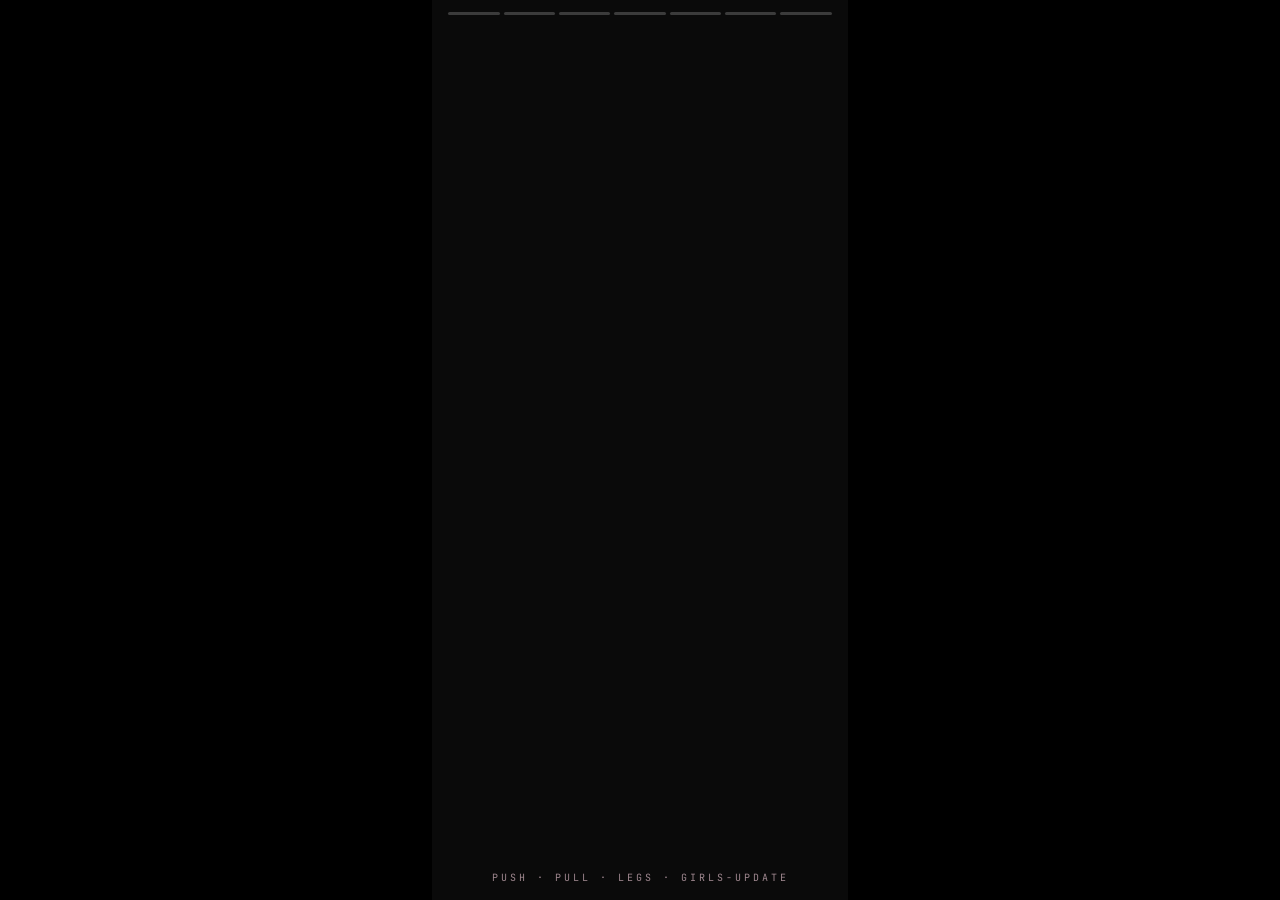
<file: frauen-update.html>
<!DOCTYPE html>
<html lang="de">
<head>
<meta charset="UTF-8">
<meta name="viewport" content="width=device-width, initial-scale=1.0, viewport-fit=cover">
<title>PPL · Girl's-Update</title>
<link rel="preconnect" href="https://fonts.googleapis.com">
<link rel="preconnect" href="https://fonts.gstatic.com" crossorigin>
<link href="https://fonts.googleapis.com/css2?family=Bebas+Neue&family=JetBrains+Mono:wght@400;500;700&display=swap" rel="stylesheet">
<style>
  :root {
    --bg: #0a0a0a;
    --surface: #1a1013;
    --surface-2: #22161b;
    --border: #3a2029;
    --text: #f8f5f5;
    --text-dim: #a08890;
    /* Feminine Palette: Rose, Wein, Coral, Gold */
    --pack: #ec4899;   /* Hot Rose · Primary */
    --push: #9f1239;   /* Wein · Starker Akzent */
    --pull: #fb7185;   /* Coral · Soft Accent */
    --legs: #f59e0b;   /* Warmes Gold · Highlight */
  }

  * { margin: 0; padding: 0; box-sizing: border-box; }

  html, body {
    background: #000;
    color: var(--text);
    font-family: 'JetBrains Mono', monospace;
    overflow: hidden;
    height: 100%;
    height: 100dvh;
  }

  body {
    display: flex;
    align-items: center;
    justify-content: center;
  }

  .story {
    position: relative;
    background: var(--bg);
    width: 100vw;
    height: 100vh;
    height: 100dvh;
    max-width: min(100vw, calc(100vh * 9 / 19.5));
    overflow: hidden;
  }

  .progress {
    position: absolute;
    top: calc(env(safe-area-inset-top, 0px) + 12px);
    left: calc(env(safe-area-inset-left, 0px) + 16px);
    right: calc(env(safe-area-inset-right, 0px) + 16px);
    display: flex;
    gap: 4px;
    z-index: 10;
  }

  .progress-seg {
    flex: 1;
    height: 3px;
    background: rgba(255, 255, 255, 0.2);
    border-radius: 2px;
    overflow: hidden;
    position: relative;
  }

  .progress-seg::after {
    content: '';
    position: absolute;
    inset: 0;
    background: var(--text);
    transform: scaleX(0);
    transform-origin: left;
    animation-duration: 27s;
    animation-timing-function: linear;
    animation-iteration-count: infinite;
  }

  .progress-seg:nth-child(1)::after { animation-name: p1; }
  .progress-seg:nth-child(2)::after { animation-name: p2; }
  .progress-seg:nth-child(3)::after { animation-name: p3; }
  .progress-seg:nth-child(4)::after { animation-name: p4; }
  .progress-seg:nth-child(5)::after { animation-name: p5; }
  .progress-seg:nth-child(6)::after { animation-name: p6; }
  .progress-seg:nth-child(7)::after { animation-name: p7; }

  /* Scenes 1-6: je 11.11% (3s); Scene 7 (CTA): 33.33% (9s) */
  @keyframes p1 { 0% { transform: scaleX(0); } 11.11% { transform: scaleX(1); } 100% { transform: scaleX(1); } }
  @keyframes p2 { 0%, 11.11% { transform: scaleX(0); } 22.22% { transform: scaleX(1); } 100% { transform: scaleX(1); } }
  @keyframes p3 { 0%, 22.22% { transform: scaleX(0); } 33.33% { transform: scaleX(1); } 100% { transform: scaleX(1); } }
  @keyframes p4 { 0%, 33.33% { transform: scaleX(0); } 44.44% { transform: scaleX(1); } 100% { transform: scaleX(1); } }
  @keyframes p5 { 0%, 44.44% { transform: scaleX(0); } 55.55% { transform: scaleX(1); } 100% { transform: scaleX(1); } }
  @keyframes p6 { 0%, 55.55% { transform: scaleX(0); } 66.66% { transform: scaleX(1); } 100% { transform: scaleX(1); } }
  @keyframes p7 { 0%, 66.66% { transform: scaleX(0); } 100% { transform: scaleX(1); } }

  .scene {
    position: absolute;
    inset: 0;
    padding:
      calc(env(safe-area-inset-top, 0px) + 48px)
      calc(env(safe-area-inset-right, 0px) + 24px)
      calc(env(safe-area-inset-bottom, 0px) + 60px)
      calc(env(safe-area-inset-left, 0px) + 24px);
    display: flex;
    flex-direction: column;
    justify-content: center;
    opacity: 0;
    animation-duration: 27s;
    animation-iteration-count: infinite;
    animation-timing-function: ease-in-out;
    overflow: hidden;
  }

  .scene:nth-child(2) { animation-name: s1; }
  .scene:nth-child(3) { animation-name: s2; }
  .scene:nth-child(4) { animation-name: s3; }
  .scene:nth-child(5) { animation-name: s4; }
  .scene:nth-child(6) { animation-name: s5; }
  .scene:nth-child(7) { animation-name: s6; }
  .scene:nth-child(8) { animation-name: s7; }

  /* Scenes 1-6: je 11.11% (3s); Scene 7 (CTA): 33.33% (9s) */
  @keyframes s1 {
    0% { opacity: 0; transform: scale(0.96); }
    2% { opacity: 1; transform: scale(1); }
    9% { opacity: 1; }
    11% { opacity: 0; transform: scale(1.03); }
    100% { opacity: 0; }
  }
  @keyframes s2 {
    0%, 11% { opacity: 0; transform: scale(0.96); }
    13% { opacity: 1; transform: scale(1); }
    20% { opacity: 1; }
    22% { opacity: 0; transform: scale(1.03); }
    100% { opacity: 0; }
  }
  @keyframes s3 {
    0%, 22% { opacity: 0; transform: scale(0.96); }
    24% { opacity: 1; transform: scale(1); }
    31% { opacity: 1; }
    33% { opacity: 0; transform: scale(1.03); }
    100% { opacity: 0; }
  }
  @keyframes s4 {
    0%, 33% { opacity: 0; transform: scale(0.96); }
    35% { opacity: 1; transform: scale(1); }
    42% { opacity: 1; }
    44% { opacity: 0; transform: scale(1.03); }
    100% { opacity: 0; }
  }
  @keyframes s5 {
    0%, 44% { opacity: 0; transform: scale(0.96); }
    46% { opacity: 1; transform: scale(1); }
    53% { opacity: 1; }
    55% { opacity: 0; transform: scale(1.03); }
    100% { opacity: 0; }
  }
  @keyframes s6 {
    0%, 55% { opacity: 0; transform: scale(0.96); }
    57% { opacity: 1; transform: scale(1); }
    64% { opacity: 1; }
    66% { opacity: 0; transform: scale(1.03); }
    100% { opacity: 0; }
  }
  @keyframes s7 {
    0%, 66% { opacity: 0; transform: scale(0.96); }
    68% { opacity: 1; transform: scale(1); }
    100% { opacity: 1; transform: scale(1); }
  }

  .badge {
    display: inline-block;
    font-size: 10px;
    letter-spacing: 0.3em;
    color: white;
    background: var(--pack);
    padding: 4px 10px;
    border-radius: 4px;
    text-transform: uppercase;
    margin-bottom: 18px;
    align-self: flex-start;
  }

  .badge.rose { background: var(--push); }

  .headline {
    font-family: 'Bebas Neue', sans-serif;
    font-size: clamp(44px, 12vw, 80px);
    line-height: 0.95;
    letter-spacing: 0.02em;
    margin-bottom: 16px;
  }

  .headline .punch { color: var(--pack); }

  .sub {
    font-size: 15px;
    color: var(--text-dim);
    line-height: 1.55;
    max-width: 360px;
  }

  .sub strong { color: var(--text); font-weight: 500; }

  /* Scene 1 · Hook */
  .kicker-big {
    font-family: 'Bebas Neue', sans-serif;
    font-size: clamp(64px, 18vw, 110px);
    line-height: 0.95;
    letter-spacing: 0.02em;
    color: var(--pack);
    margin-bottom: 18px;
  }

  /* Scene 2 · Pain */
  .pain-list {
    background: var(--surface);
    border: 1px solid var(--border);
    border-radius: 14px;
    padding: 16px 18px;
    margin-bottom: 18px;
  }

  .pain-row {
    display: flex;
    align-items: center;
    justify-content: space-between;
    padding: 6px 0;
    font-size: 14px;
  }

  .pain-row .name { color: var(--text); }
  .pain-row .mark {
    font-family: 'Bebas Neue', sans-serif;
    font-size: 18px;
    letter-spacing: 0.05em;
  }

  .pain-row .mark.yes { color: var(--pull); }
  .pain-row .mark.no { color: var(--push); }

  .pain-row + .pain-row { border-top: 1px solid var(--border); }

  /* Scene 4 / 5 · Template cards */
  .tpl-card {
    background: var(--surface);
    border: 1px solid var(--pack);
    border-radius: 14px;
    padding: 16px 18px;
    box-shadow: 0 0 0 1px var(--pack);
    margin-bottom: 18px;
  }

  .tpl-name {
    font-family: 'Bebas Neue', sans-serif;
    font-size: clamp(26px, 7vw, 36px);
    line-height: 1;
    letter-spacing: 0.03em;
    margin-bottom: 8px;
  }

  .tpl-tags {
    display: flex;
    gap: 6px;
    margin-bottom: 14px;
    flex-wrap: wrap;
  }

  .tpl-tag {
    font-size: 9px;
    letter-spacing: 0.18em;
    text-transform: uppercase;
    color: var(--text-dim);
    background: var(--surface-2);
    padding: 4px 8px;
    border-radius: 4px;
  }

  .tpl-tag.hot {
    background: var(--pack);
    color: white;
  }

  .tpl-ex {
    display: flex;
    justify-content: space-between;
    align-items: center;
    padding: 6px 0;
    font-size: 13px;
  }

  .tpl-ex + .tpl-ex { border-top: 1px solid var(--border); }

  .tpl-ex .ex-name { color: var(--text); }
  .tpl-ex .ex-sets {
    color: var(--text-dim);
    font-size: 11px;
    letter-spacing: 0.08em;
  }

  /* Scene 6 · Features */
  .feat-list {
    display: flex;
    flex-direction: column;
    gap: 10px;
    margin-bottom: 18px;
  }

  .feat-item {
    display: flex;
    align-items: center;
    gap: 12px;
    font-size: 14px;
    color: var(--text);
    padding: 12px 14px;
    background: var(--surface);
    border: 1px solid var(--border);
    border-radius: 10px;
  }

  .feat-dot {
    width: 8px;
    height: 8px;
    border-radius: 50%;
    flex-shrink: 0;
  }

  .feat-dot.push { background: var(--push); }
  .feat-dot.pull { background: var(--pull); }
  .feat-dot.legs { background: var(--legs); }
  .feat-dot.pack { background: var(--pack); }

  /* Scene 7 · CTA */
  .cta-card { text-align: center; }

  .cta-mark {
    font-family: 'Bebas Neue', sans-serif;
    font-size: clamp(70px, 20vw, 140px);
    letter-spacing: 0.08em;
    line-height: 1;
    background: linear-gradient(135deg, var(--push) 0%, var(--legs) 50%, var(--pull) 100%);
    background-clip: text;
    -webkit-background-clip: text;
    color: transparent;
    margin-bottom: 20px;
  }

  .cta-headline {
    font-family: 'Bebas Neue', sans-serif;
    font-size: clamp(26px, 7vw, 44px);
    line-height: 1;
    margin-bottom: 14px;
  }

  .cta-sub {
    font-size: 13px;
    color: var(--text-dim);
    line-height: 1.6;
    max-width: 320px;
    margin: 0 auto 24px;
  }

  .cta-box {
    display: inline-flex;
    align-items: center;
    gap: 10px;
    padding: 14px 22px;
    background: var(--text);
    color: var(--bg);
    border-radius: 12px;
    font-size: 13px;
    font-weight: 700;
    letter-spacing: 0.15em;
    text-transform: uppercase;
    animation: cta-pulse 2s ease-in-out infinite;
  }

  @keyframes cta-pulse {
    0%, 100% { transform: scale(1); box-shadow: 0 0 0 0 rgba(245, 245, 245, 0.6); }
    50% { transform: scale(1.03); box-shadow: 0 0 0 14px rgba(245, 245, 245, 0); }
  }

  .brand-footer {
    position: absolute;
    bottom: calc(env(safe-area-inset-bottom, 0px) + 16px);
    left: 0;
    right: 0;
    text-align: center;
    font-size: 10px;
    color: var(--text-dim);
    letter-spacing: 0.3em;
    text-transform: uppercase;
  }
</style>
</head>
<body>
  <div class="story">

    <div class="progress">
      <div class="progress-seg"></div>
      <div class="progress-seg"></div>
      <div class="progress-seg"></div>
      <div class="progress-seg"></div>
      <div class="progress-seg"></div>
      <div class="progress-seg"></div>
      <div class="progress-seg"></div>
    </div>

    <!-- SCENE 1 · Hook -->
    <div class="scene">
      <div class="badge rose">Für dich</div>
      <h1 class="headline">Deine Fitness-App hat was vergessen.</h1>
      <div class="kicker-big">Deinen Po.</div>
    </div>

    <!-- SCENE 2 · Pain Point -->
    <div class="scene">
      <div class="badge">Standard-Apps</div>
      <h1 class="headline" style="font-size: clamp(36px, 10vw, 64px); margin-bottom: 20px">Alle gleich.</h1>
      <div class="pain-list">
        <div class="pain-row"><span class="name">PPL Split</span><span class="mark yes">dabei</span></div>
        <div class="pain-row"><span class="name">Bro Split</span><span class="mark yes">dabei</span></div>
        <div class="pain-row"><span class="name">Upper / Lower</span><span class="mark yes">dabei</span></div>
        <div class="pain-row"><span class="name">Hip Thrust</span><span class="mark no">fehlt</span></div>
        <div class="pain-row"><span class="name">Cable Kickback</span><span class="mark no">fehlt</span></div>
        <div class="pain-row"><span class="name">Glute Bridges</span><span class="mark no">fehlt</span></div>
      </div>
      <div class="sub">Und dein Po? <strong>Nirgendwo.</strong></div>
    </div>

    <!-- SCENE 3 · Reveal -->
    <div class="scene">
      <div class="badge">Neu</div>
      <h1 class="headline">Diese hier <span class="punch">schon.</span></h1>
      <div class="sub">Zwei Pläne, auf Glutes gebaut. Direkt einsatzbereit. <strong>Kostenlos.</strong></div>
    </div>

    <!-- SCENE 4 · Glute Focus 4× -->
    <div class="scene">
      <div class="badge">Plan 1</div>
      <div class="tpl-card">
        <div class="tpl-name">Glute Focus 4×</div>
        <div class="tpl-tags">
          <span class="tpl-tag hot">Women</span>
          <span class="tpl-tag">Glutes</span>
          <span class="tpl-tag">Fortgeschritten</span>
        </div>
        <div class="tpl-ex"><span class="ex-name">Hip Thrust</span><span class="ex-sets">4×6-8</span></div>
        <div class="tpl-ex"><span class="ex-name">Rum. Kreuzheben</span><span class="ex-sets">4×6-8</span></div>
        <div class="tpl-ex"><span class="ex-name">Bulgarian Split Squat</span><span class="ex-sets">3×8-10</span></div>
        <div class="tpl-ex"><span class="ex-name">Cable Kickbacks</span><span class="ex-sets">3×12-15</span></div>
        <div class="tpl-ex"><span class="ex-name">Abduktoren Maschine</span><span class="ex-sets">3×15-20</span></div>
      </div>
      <div class="sub"><strong>Zwei Glute-Days</strong> pro Woche. Oberkörper kompakt.</div>
    </div>

    <!-- SCENE 5 · Ganzkörper Glute-Bias 3× -->
    <div class="scene">
      <div class="badge">Plan 2</div>
      <div class="tpl-card">
        <div class="tpl-name">Ganzkörper Glute-Bias 3×</div>
        <div class="tpl-tags">
          <span class="tpl-tag hot">Girls</span>
          <span class="tpl-tag">Anfänger</span>
          <span class="tpl-tag">Glutes</span>
        </div>
        <div class="tpl-ex"><span class="ex-name">Hip Thrust</span><span class="ex-sets">3×10-12</span></div>
        <div class="tpl-ex"><span class="ex-name">Kniebeuge</span><span class="ex-sets">3×8-10</span></div>
        <div class="tpl-ex"><span class="ex-name">Rum. Kreuzheben</span><span class="ex-sets">3×8-10</span></div>
        <div class="tpl-ex"><span class="ex-name">Bulgarian Split Squat</span><span class="ex-sets">3×10-12</span></div>
        <div class="tpl-ex"><span class="ex-name">Plank</span><span class="ex-sets">3×30 s</span></div>
      </div>
      <div class="sub"><strong>Drei Tage</strong> pro Woche. Einsteiger-freundlich.</div>
    </div>

    <!-- SCENE 6 · Features -->
    <div class="scene">
      <div class="badge">Plus</div>
      <h1 class="headline" style="font-size: clamp(36px, 10vw, 60px); margin-bottom: 20px">Alles drin.</h1>
      <div class="feat-list">
        <div class="feat-item"><span class="feat-dot pack"></span>Pausentimer startet automatisch</div>
        <div class="feat-item"><span class="feat-dot pull"></span>Gewichts-Tracking pro Übung</div>
        <div class="feat-item"><span class="feat-dot legs"></span>Sätze zum Abhaken</div>
        <div class="feat-item"><span class="feat-dot push"></span>Streak mit Freezes</div>
      </div>
      <div class="sub">Kein Abo. Kein Login. <strong>Offline.</strong></div>
    </div>

    <!-- SCENE 7 · CTA -->
    <div class="scene">
      <div class="cta-card">
        <div class="cta-mark">PPL</div>
        <div class="cta-headline">Deins.</div>
        <div class="cta-sub">Link in Bio. In 10 Sekunden auf dem Homebildschirm. Danach gehört sie dir.</div>
        <div class="cta-box">Jetzt öffnen <span>→</span></div>
      </div>
    </div>

    <div class="brand-footer">Push · Pull · Legs · Girls-Update</div>
  </div>
</body>
</html>
</file>
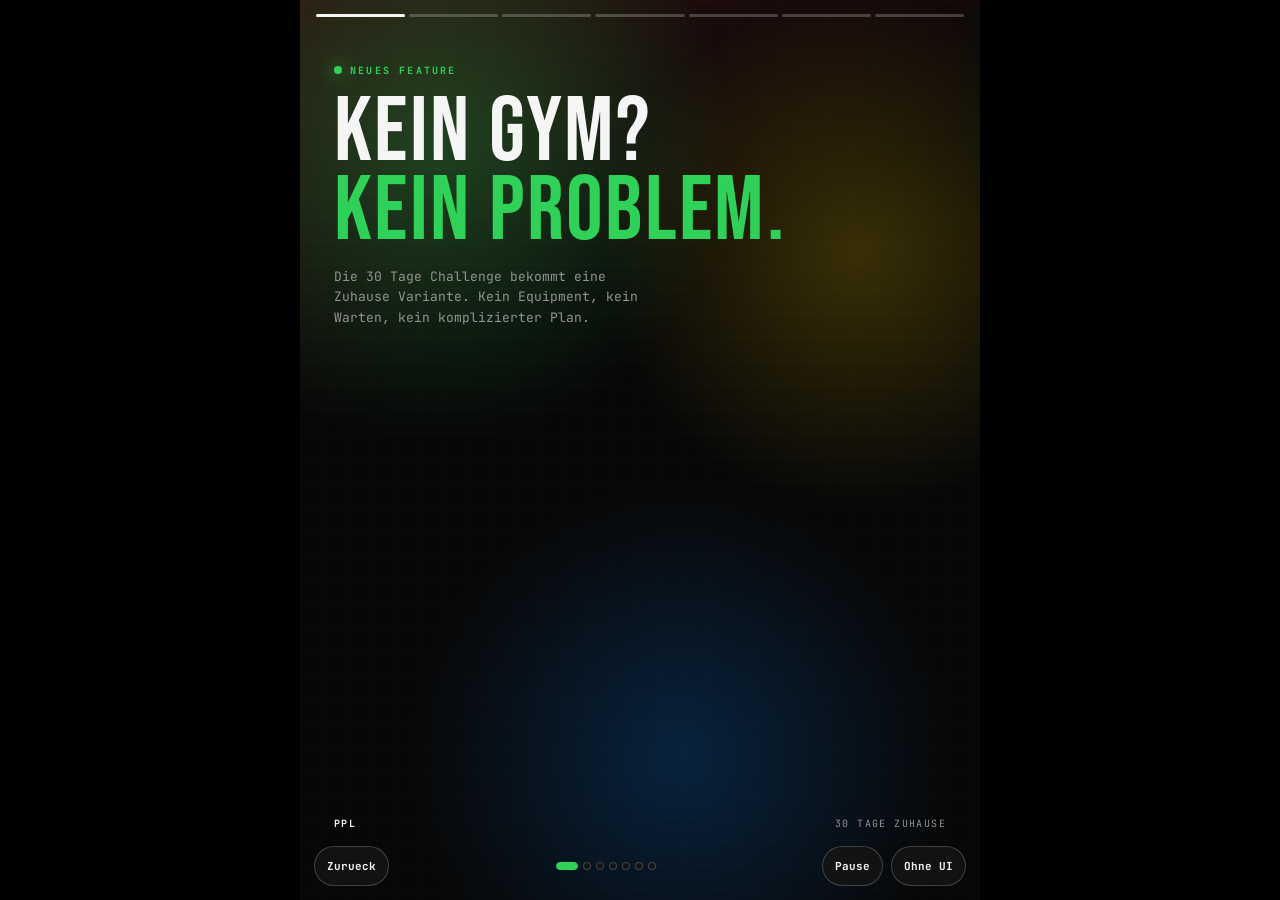
<file: home-challenge-slideshow.html>
<!DOCTYPE html>
<html lang="de">
<head>
<meta charset="UTF-8">
<meta name="viewport" content="width=device-width, initial-scale=1.0, viewport-fit=cover">
<title>PPL · Zuhause Challenge Carousel</title>
<link rel="preconnect" href="https://fonts.googleapis.com">
<link rel="preconnect" href="https://fonts.gstatic.com" crossorigin>
<link href="https://fonts.googleapis.com/css2?family=Bebas+Neue&family=JetBrains+Mono:wght@400;500;700&display=swap" rel="stylesheet">
<style>
  :root {
    --bg: #070707;
    --surface: #151515;
    --surface-2: #1f1f1f;
    --border: #2a2a2a;
    --text: #f5f5f5;
    --text-dim: #949494;
    --push: #ff3b30;
    --pull: #30d158;
    --legs: #ffcc00;
    --pack: #0a84ff;
  }

  * { box-sizing: border-box; }

  html,
  body {
    margin: 0;
    min-height: 100%;
    height: 100dvh;
    background: #000;
    color: var(--text);
    font-family: 'JetBrains Mono', monospace;
    overflow: hidden;
  }

  body {
    display: grid;
    place-items: center;
  }

  button {
    font: inherit;
  }

  .stage {
    position: relative;
    width: min(100vw, calc(100dvh * 4 / 5));
    height: min(100dvh, calc(100vw * 5 / 4));
    max-width: 680px;
    background: var(--bg);
    overflow: hidden;
    isolation: isolate;
  }

  .stage::before {
    content: '';
    position: absolute;
    inset: 0;
    background:
      radial-gradient(circle at 20% 16%, rgba(48, 209, 88, 0.28), transparent 32%),
      radial-gradient(circle at 82% 28%, rgba(255, 204, 0, 0.2), transparent 30%),
      radial-gradient(circle at 56% 84%, rgba(10, 132, 255, 0.22), transparent 32%),
      linear-gradient(155deg, rgba(255, 59, 48, 0.14), transparent 36%);
    z-index: 0;
  }

  .stage::after {
    content: '';
    position: absolute;
    inset: 0;
    background-image:
      linear-gradient(rgba(255,255,255,0.045) 1px, transparent 1px),
      linear-gradient(90deg, rgba(255,255,255,0.035) 1px, transparent 1px);
    background-size: 24px 24px;
    opacity: 0.22;
    mix-blend-mode: screen;
    pointer-events: none;
    z-index: 1;
  }

  .progress {
    position: absolute;
    top: calc(env(safe-area-inset-top, 0px) + 14px);
    left: 16px;
    right: 16px;
    display: grid;
    grid-template-columns: repeat(7, 1fr);
    gap: 4px;
    z-index: 30;
  }

  .bar {
    height: 3px;
    border-radius: 999px;
    background: rgba(255,255,255,0.22);
    overflow: hidden;
  }

  .bar span {
    display: block;
    width: 100%;
    height: 100%;
    transform: scaleX(0);
    transform-origin: left;
    background: var(--text);
  }

  .bar.done span,
  .bar.active span {
    transform: scaleX(1);
  }

  .bar.active span {
    animation: fill 4.2s linear forwards;
  }

  @keyframes fill {
    from { transform: scaleX(0); }
    to { transform: scaleX(1); }
  }

  .slide {
    position: absolute;
    inset: 0;
    z-index: 2;
    padding:
      calc(env(safe-area-inset-top, 0px) + 58px)
      34px
      calc(env(safe-area-inset-bottom, 0px) + 70px);
    display: flex;
    flex-direction: column;
    justify-content: space-between;
    opacity: 0;
    transform: translateX(18px) scale(0.98);
    transition: opacity 0.32s ease, transform 0.32s ease;
    pointer-events: none;
  }

  .slide.active {
    opacity: 1;
    transform: translateX(0) scale(1);
    pointer-events: auto;
  }

  .kicker {
    display: inline-flex;
    width: fit-content;
    align-items: center;
    gap: 8px;
    color: var(--pull);
    font-size: 10px;
    font-weight: 700;
    letter-spacing: 0.22em;
    text-transform: uppercase;
  }

  .kicker::before {
    content: '';
    width: 8px;
    height: 8px;
    border-radius: 50%;
    background: currentColor;
    box-shadow: 0 0 18px currentColor;
  }

  h1,
  h2 {
    font-family: 'Bebas Neue', sans-serif;
    font-weight: 400;
    line-height: 0.86;
    letter-spacing: 0.025em;
    margin: 14px 0 0;
    text-transform: uppercase;
  }

  h1 {
    font-size: clamp(64px, 13vw, 92px);
  }

  h2 {
    font-size: clamp(52px, 10vw, 76px);
  }

  .accent-pull { color: var(--pull); }
  .accent-pack { color: var(--pack); }
  .accent-legs { color: var(--legs); }
  .accent-push { color: var(--push); }

  .copy {
    margin-top: 16px;
    max-width: 320px;
    color: var(--text-dim);
    font-size: 13px;
    line-height: 1.55;
  }

  .big-number {
    font-family: 'Bebas Neue', sans-serif;
    font-size: 172px;
    line-height: 0.82;
    letter-spacing: 0.02em;
    color: transparent;
    -webkit-text-stroke: 1px rgba(255,255,255,0.72);
    text-shadow: 0 0 28px rgba(48, 209, 88, 0.22);
  }

  .stack {
    display: grid;
    gap: 10px;
    margin-top: 22px;
  }

  .pill {
    display: flex;
    align-items: center;
    justify-content: space-between;
    gap: 12px;
    padding: 13px 14px;
    border: 1px solid var(--border);
    border-radius: 10px;
    background: rgba(21,21,21,0.84);
    backdrop-filter: blur(14px);
    color: var(--text);
    font-size: 12px;
  }

  .pill strong {
    color: var(--pull);
    font-weight: 700;
  }

  .phone {
    position: relative;
    margin: 10px auto 0;
    width: min(86%, 380px);
    aspect-ratio: 9 / 16;
    border: 1px solid rgba(255,255,255,0.18);
    border-radius: 34px;
    padding: 10px;
    background:
      linear-gradient(145deg, rgba(255,255,255,0.13), rgba(255,255,255,0.02)),
      #070707;
    box-shadow:
      0 26px 80px rgba(0,0,0,0.56),
      0 0 46px rgba(48, 209, 88, 0.18);
  }

  .phone-screen {
    position: relative;
    height: 100%;
    border-radius: 24px;
    border: 1px solid var(--border);
    background: #0a0a0a;
    padding: 14px 12px 64px;
    overflow: hidden;
  }

  .phone-screen::before {
    content: '';
    position: absolute;
    inset: 0;
    background:
      linear-gradient(135deg, rgba(255, 59, 48, 0.14), transparent 38%),
      linear-gradient(315deg, rgba(48, 209, 88, 0.16), transparent 44%);
    pointer-events: none;
  }

  .phone-screen > * {
    position: relative;
    z-index: 1;
  }

  .mini-header {
    text-align: center;
    margin-bottom: 10px;
  }

  .mini-brand {
    font-family: 'Bebas Neue', sans-serif;
    font-size: 30px;
    line-height: 0.9;
    letter-spacing: 0.08em;
  }

  .mini-brand span:nth-child(1) { color: var(--push); }
  .mini-brand span:nth-child(2) { color: var(--pull); }
  .mini-brand span:nth-child(3) { color: var(--legs); }

  .mini-sub {
    margin-top: 5px;
    color: var(--text-dim);
    font-size: 7px;
    letter-spacing: 0.1em;
    text-transform: uppercase;
  }

  .mini-tabs {
    display: grid;
    grid-template-columns: 1fr 1fr;
    gap: 5px;
    padding: 4px;
    border: 1px solid var(--border);
    border-radius: 10px;
    background: var(--surface);
    margin-bottom: 14px;
  }

  .mini-tabs span {
    text-align: center;
    padding: 8px 4px;
    border-radius: 7px;
    color: var(--text-dim);
    font-size: 9px;
    font-weight: 700;
    text-transform: uppercase;
  }

  .mini-tabs span.active {
    background: var(--pack);
    color: #fff;
  }

  .mini-hero {
    position: relative;
    overflow: hidden;
    border: 1px solid var(--border);
    border-radius: 15px;
    background: var(--surface);
    padding: 15px 14px 13px;
    margin-bottom: 8px;
  }

  .mini-hero::before {
    content: '';
    position: absolute;
    inset: 0;
    background:
      linear-gradient(135deg, rgba(48, 209, 88, 0.18), transparent 44%),
      linear-gradient(315deg, rgba(10, 132, 255, 0.16), transparent 48%);
  }

  .mini-hero > * {
    position: relative;
    z-index: 1;
  }

  .mini-eyebrow {
    color: var(--pack);
    font-size: 7px;
    font-weight: 700;
    letter-spacing: 0.22em;
    text-transform: uppercase;
    margin-bottom: 7px;
  }

  .mini-title {
    font-family: 'Bebas Neue', sans-serif;
    font-size: 38px;
    line-height: 0.9;
    letter-spacing: 0.04em;
    margin-bottom: 8px;
  }

  .mini-progress {
    height: 4px;
    border-radius: 999px;
    background: rgba(255,255,255,0.11);
    overflow: hidden;
  }

  .mini-progress span {
    display: block;
    width: 18%;
    height: 100%;
    border-radius: inherit;
    background: linear-gradient(90deg, var(--push), var(--pull), var(--legs));
  }

  .mini-meta {
    display: grid;
    grid-template-columns: 1fr 1fr;
    gap: 6px;
    margin-bottom: 12px;
  }

  .mini-meta div,
  .mini-ex {
    border: 1px solid var(--border);
    border-radius: 10px;
    background: var(--surface);
  }

  .mini-meta div {
    padding: 8px;
    font-size: 8px;
    color: var(--text-dim);
    text-transform: uppercase;
  }

  .mini-meta strong {
    display: block;
    margin-top: 3px;
    color: var(--text);
    font-family: 'Bebas Neue', sans-serif;
    font-size: 18px;
    font-weight: 400;
    text-transform: none;
  }

  .mini-ex {
    display: grid;
    grid-template-columns: auto 1fr auto;
    align-items: center;
    gap: 8px;
    padding: 8px;
    margin-bottom: 6px;
  }

  .mini-ex.done {
    color: var(--text-dim);
  }

  .mini-num {
    font-family: 'Bebas Neue', sans-serif;
    color: var(--text-dim);
    font-size: 16px;
  }

  .mini-name {
    font-size: 9px;
    font-weight: 700;
  }

  .mini-note {
    font-size: 8px;
    color: var(--text-dim);
    margin-top: 2px;
  }

  .mini-check {
    width: 22px;
    height: 22px;
    border-radius: 50%;
    display: grid;
    place-items: center;
    color: #061106;
    background: var(--surface-2);
    border: 1px solid var(--border);
    font-weight: 700;
    font-size: 0;
  }

  .mini-check.done {
    background: var(--pull);
    border-color: var(--pull);
  }

  .phone-screen .mini-ex:nth-of-type(6),
  .phone-screen .mini-ex:nth-of-type(7) {
    color: var(--text-dim);
  }

  .phone-screen .mini-ex:nth-of-type(6) .mini-check,
  .phone-screen .mini-ex:nth-of-type(7) .mini-check {
    background: var(--pull);
    border-color: var(--pull);
  }

  .mini-check.done::before,
  .phone-screen .mini-ex:nth-of-type(6) .mini-check::before,
  .phone-screen .mini-ex:nth-of-type(7) .mini-check::before {
    content: '';
    width: 9px;
    height: 5px;
    border-left: 2px solid #061106;
    border-bottom: 2px solid #061106;
    transform: rotate(-45deg) translate(1px, -1px);
  }

  .mini-rest {
    position: absolute;
    left: 12px;
    right: 12px;
    bottom: 10px;
    z-index: 2;
    display: grid;
    grid-template-columns: 1fr auto;
    align-items: center;
    gap: 10px;
    border: 1px solid rgba(48, 209, 88, 0.34);
    border-radius: 16px;
    background: rgba(21,21,21,0.94);
    padding: 12px 13px;
    box-shadow: 0 -14px 36px rgba(0,0,0,0.35), 0 0 28px rgba(48, 209, 88, 0.14);
  }

  .mini-rest span {
    display: block;
    color: var(--text-dim);
    font-size: 8px;
    letter-spacing: 0.18em;
    text-transform: uppercase;
  }

  .mini-rest strong {
    display: block;
    margin-top: 3px;
    color: var(--text);
    font-size: 9px;
  }

  .mini-rest-time {
    font-family: 'Bebas Neue', sans-serif;
    color: var(--pull);
    font-size: 38px;
    line-height: 0.9;
    text-shadow: 0 0 16px rgba(48, 209, 88, 0.32);
  }

  .timer {
    margin-top: 12px;
    border-radius: 16px;
    padding: 16px;
    background: var(--surface);
    border: 1px solid var(--border);
    text-align: center;
    box-shadow: 0 0 36px rgba(48, 209, 88, 0.16);
  }

  .timer-label {
    color: var(--text-dim);
    font-size: 10px;
    letter-spacing: 0.2em;
    text-transform: uppercase;
  }

  .timer-time {
    font-family: 'Bebas Neue', sans-serif;
    color: var(--pull);
    font-size: 82px;
    line-height: 0.92;
    margin-top: 8px;
    text-shadow: 0 0 22px rgba(48, 209, 88, 0.32);
  }

  .vs {
    display: grid;
    gap: 10px;
    margin-top: 20px;
  }

  .vs-row {
    display: grid;
    grid-template-columns: 1fr auto;
    gap: 10px;
    align-items: center;
    padding: 14px;
    border: 1px solid var(--border);
    border-radius: 12px;
    background: rgba(21,21,21,0.82);
  }

  .vs-row span {
    font-size: 12px;
    color: var(--text-dim);
  }

  .vs-row strong {
    font-family: 'Bebas Neue', sans-serif;
    color: var(--text);
    font-size: 26px;
    font-weight: 400;
    letter-spacing: 0.04em;
  }

  .badge {
    display: inline-grid;
    place-items: center;
    width: 38px;
    height: 38px;
    border-radius: 50%;
    background: var(--pull);
    color: #061106;
    font-weight: 700;
  }

  .challenge-grid {
    display: grid;
    grid-template-columns: repeat(5, 1fr);
    gap: 7px;
    margin-top: 22px;
  }

  .day {
    aspect-ratio: 1;
    border-radius: 9px;
    border: 1px solid var(--border);
    background: var(--surface);
    display: grid;
    place-items: center;
    font-size: 10px;
    color: var(--text-dim);
  }

  .day.done {
    background: var(--pull);
    border-color: var(--pull);
    color: #061106;
    font-weight: 700;
    box-shadow: 0 0 16px rgba(48, 209, 88, 0.34);
  }

  .cta {
    display: grid;
    gap: 12px;
  }

  .cta-button {
    width: 100%;
    padding: 16px;
    border: 0;
    border-radius: 12px;
    background: var(--pull);
    color: #061106;
    font-weight: 700;
    letter-spacing: 0.14em;
    text-transform: uppercase;
  }

  .footer {
    position: relative;
    z-index: 3;
    display: flex;
    align-items: end;
    justify-content: space-between;
    gap: 16px;
    color: var(--text-dim);
    font-size: 10px;
    letter-spacing: 0.14em;
    text-transform: uppercase;
  }

  .brand {
    color: var(--text);
    font-weight: 700;
  }

  .controls {
    position: absolute;
    left: 14px;
    right: 14px;
    bottom: calc(env(safe-area-inset-bottom, 0px) + 14px);
    z-index: 40;
    display: grid;
    grid-template-columns: auto 1fr auto auto;
    gap: 8px;
    align-items: center;
    transition: opacity 0.18s ease;
  }

  .control-btn,
  .dot {
    border: 1px solid rgba(255,255,255,0.2);
    background: rgba(21,21,21,0.84);
    color: var(--text);
    border-radius: 999px;
    cursor: pointer;
    backdrop-filter: blur(12px);
  }

  .control-btn {
    min-width: 40px;
    height: 40px;
    padding: 0 12px;
    font-size: 11px;
    font-weight: 700;
  }

  .dots {
    display: flex;
    justify-content: center;
    gap: 5px;
  }

  .dot {
    width: 8px;
    height: 8px;
    padding: 0;
    color: transparent;
  }

  .dot.active {
    width: 22px;
    background: var(--pull);
    border-color: var(--pull);
  }

  .nav-zone {
    position: absolute;
    top: 54px;
    bottom: 64px;
    z-index: 20;
    width: 38%;
    border: 0;
    background: transparent;
    cursor: pointer;
  }

  .nav-zone.prev { left: 0; }
  .nav-zone.next { right: 0; }

  body.clean .controls,
  body.clean .nav-zone {
    opacity: 0;
    pointer-events: none;
  }

  @media (max-width: 380px) {
    .slide {
      padding-left: 22px;
      padding-right: 22px;
    }

    .phone {
      width: 88%;
    }
  }
</style>
</head>
<body>
<main class="stage" aria-label="PPL Zuhause Challenge Carousel">
  <div class="progress" aria-hidden="true"></div>

  <section class="slide active">
    <div>
      <div class="kicker">Neues Feature</div>
      <h1>Kein Gym?<br><span class="accent-pull">Kein Problem.</span></h1>
      <p class="copy">Die 30 Tage Challenge bekommt eine Zuhause Variante. Kein Equipment, kein Warten, kein komplizierter Plan.</p>
    </div>
    <div class="footer"><span class="brand">PPL</span><span>30 Tage Zuhause</span></div>
  </section>

  <section class="slide">
    <div>
      <div class="kicker">Der Hook</div>
      <h2>Was waere,<br>wenn dein Training<br><span class="accent-legs">12 Minuten</span><br>braucht?</h2>
      <div class="stack">
        <div class="pill"><span>Wohnzimmer</span><strong>reicht</strong></div>
        <div class="pill"><span>Koerpergewicht</span><strong>reicht</strong></div>
        <div class="pill"><span>Heute anfangen</span><strong>reicht</strong></div>
      </div>
    </div>
    <div class="footer"><span class="brand">PPL</span><span>Speichern fuer Tag 1</span></div>
  </section>

  <section class="slide">
    <div>
      <div class="kicker">So sieht es aus</div>
      <div class="phone">
        <div class="phone-screen">
          <div class="mini-header">
            <div class="mini-brand"><span>PUSH</span> <span>PULL</span> <span>LEGS</span></div>
            <div class="mini-sub">Offline App, direkt auf dem Homescreen</div>
          </div>
          <div class="mini-tabs"><span>Gym</span><span class="active">Zuhause</span></div>
          <div class="mini-hero">
            <div class="mini-eyebrow">Tag 1 von 30</div>
            <div class="mini-title">Beine + Core</div>
            <div class="mini-progress"><span></span></div>
          </div>
          <div class="mini-meta">
            <div>Heute<strong>Workout</strong></div>
            <div>24 min<strong>Runde 1 von 3</strong></div>
          </div>
          <div class="mini-rest">
            <div><span>Pause</span><strong>Reverse Lunges</strong></div>
            <div class="mini-rest-time">0:45</div>
          </div>
          <div class="mini-ex"><span class="mini-num">01</span><div><div class="mini-name">Kniebeugen</div><div class="mini-note">15 bis 25 Wdh</div></div><span class="mini-check">✓</span></div>
          <div class="mini-ex"><span class="mini-num">02</span><div><div class="mini-name">Reverse Lunges</div><div class="mini-note">10 bis 14 je Seite</div></div><span class="mini-check">✓</span></div>
          <div class="mini-ex"><span class="mini-num">03</span><div><div class="mini-name">Glute Bridges</div><div class="mini-note">15 bis 25 Wdh</div></div><span class="mini-check">✓</span></div>
          <div class="mini-ex"><span class="mini-num">04</span><div><div class="mini-name">Plank</div><div class="mini-note">30 bis 60 s</div></div><span class="mini-check"></span></div>
        </div>
      </div>
    </div>
    <div class="footer"><span class="brand">PPL</span><span>Gym oder Zuhause</span></div>
  </section>

  <section class="slide">
    <div>
      <div class="kicker">Das Detail</div>
      <h2>Abhaken.<br><span class="accent-pull">Pause laeuft.</span><br>Weiter.</h2>
      <div class="timer">
        <div class="timer-label">Pause</div>
        <div class="timer-time">0:45</div>
      </div>
      <p class="copy">Jede Uebung wird einzeln abgehakt. Danach startet direkt der Timer fuer die naechste Runde.</p>
    </div>
    <div class="footer"><span class="brand">PPL</span><span>Keine Zettel, kein Zaehlen</span></div>
  </section>

  <section class="slide">
    <div>
      <div class="kicker">Warum es funktioniert</div>
      <h2>Du musst nicht<br>motiviert sein.<br>Du brauchst nur<br><span class="accent-pack">den naechsten Haken.</span></h2>
      <div class="vs">
        <div class="vs-row"><span>Plan suchen</span><strong>Nein</strong></div>
        <div class="vs-row"><span>Equipment kaufen</span><strong>Nein</strong></div>
        <div class="vs-row"><span>Tag 1 starten</span><span class="badge">Ja</span></div>
      </div>
    </div>
    <div class="footer"><span class="brand">PPL</span><span>Einfachheit gewinnt</span></div>
  </section>

  <section class="slide">
    <div>
      <div class="kicker">30 Tage</div>
      <div class="big-number">30</div>
      <h2><span class="accent-pull">kleine Wins</span><br>statt ein grosser Vorsatz</h2>
      <div class="challenge-grid" aria-hidden="true">
        <span class="day done">1</span><span class="day done">2</span><span class="day done">3</span><span class="day">4</span><span class="day">5</span>
        <span class="day done">6</span><span class="day">7</span><span class="day">8</span><span class="day">9</span><span class="day">10</span>
        <span class="day">11</span><span class="day">12</span><span class="day">13</span><span class="day">14</span><span class="day">15</span>
        <span class="day">16</span><span class="day">17</span><span class="day">18</span><span class="day">19</span><span class="day">20</span>
        <span class="day">21</span><span class="day">22</span><span class="day">23</span><span class="day">24</span><span class="day">25</span>
        <span class="day">26</span><span class="day">27</span><span class="day">28</span><span class="day">29</span><span class="day">30</span>
      </div>
    </div>
    <div class="footer"><span class="brand">PPL</span><span>Heute zaehlt</span></div>
  </section>

  <section class="slide">
    <div class="cta">
      <div class="kicker">Call to Action</div>
      <h1>Starte<br><span class="accent-pull">Tag 1</span><br>zu Hause.</h1>
      <p class="copy">PPL als App speichern, Challenge oeffnen, Zuhause waehlen und den ersten Haken setzen.</p>
      <button class="cta-button" type="button">Challenge starten</button>
    </div>
    <div class="footer"><span class="brand">PPL</span><span>Push Pull Legs</span></div>
  </section>

  <button class="nav-zone prev" type="button" aria-label="Vorherige Folie"></button>
  <button class="nav-zone next" type="button" aria-label="Naechste Folie"></button>

  <div class="controls">
    <button class="control-btn" type="button" data-action="prev">Zurueck</button>
    <div class="dots" aria-label="Folien"></div>
    <button class="control-btn" type="button" data-action="play">Pause</button>
    <button class="control-btn" type="button" data-action="clean">Ohne UI</button>
  </div>
</main>

<script>
  const slides = Array.from(document.querySelectorAll('.slide'));
  const progress = document.querySelector('.progress');
  const dots = document.querySelector('.dots');
  const playBtn = document.querySelector('[data-action="play"]');
  const params = new URLSearchParams(window.location.search);
  const duration = 4200;
  let active = 0;
  let playing = params.get('play') !== '0';
  let timer = null;

  if (params.get('clean') === '1') document.body.classList.add('clean');

  slides.forEach((_, index) => {
    const bar = document.createElement('div');
    bar.className = 'bar';
    bar.innerHTML = '<span></span>';
    progress.appendChild(bar);

    const dot = document.createElement('button');
    dot.className = 'dot';
    dot.type = 'button';
    dot.textContent = String(index + 1);
    dot.addEventListener('click', () => go(index));
    dots.appendChild(dot);
  });

  function render() {
    slides.forEach((slide, index) => slide.classList.toggle('active', index === active));
    document.querySelectorAll('.bar').forEach((bar, index) => {
      bar.classList.toggle('done', index < active);
      bar.classList.toggle('active', index === active && playing);
      const fill = bar.querySelector('span');
      fill.style.animation = 'none';
      void fill.offsetWidth;
      fill.style.animation = '';
    });
    document.querySelectorAll('.dot').forEach((dot, index) => dot.classList.toggle('active', index === active));
    playBtn.textContent = playing ? 'Pause' : 'Play';
  }

  function schedule() {
    clearTimeout(timer);
    if (!playing) return;
    timer = setTimeout(() => go((active + 1) % slides.length), duration);
  }

  function go(index) {
    active = (index + slides.length) % slides.length;
    render();
    schedule();
  }

  document.querySelector('[data-action="prev"]').addEventListener('click', () => go(active - 1));
  document.querySelector('[data-action="play"]').addEventListener('click', () => {
    playing = !playing;
    render();
    schedule();
  });
  document.querySelector('[data-action="clean"]').addEventListener('click', () => {
    document.body.classList.toggle('clean');
  });
  document.querySelector('.nav-zone.prev').addEventListener('click', () => go(active - 1));
  document.querySelector('.nav-zone.next').addEventListener('click', () => go(active + 1));

  document.addEventListener('keydown', event => {
    if (event.key === 'ArrowLeft') go(active - 1);
    if (event.key === 'ArrowRight') go(active + 1);
    if (event.key === ' ') {
      event.preventDefault();
      playing = !playing;
      render();
      schedule();
    }
    if (event.key.toLowerCase() === 'h') document.body.classList.toggle('clean');
  });

  render();
  schedule();
</script>
</body>
</html>
</file>
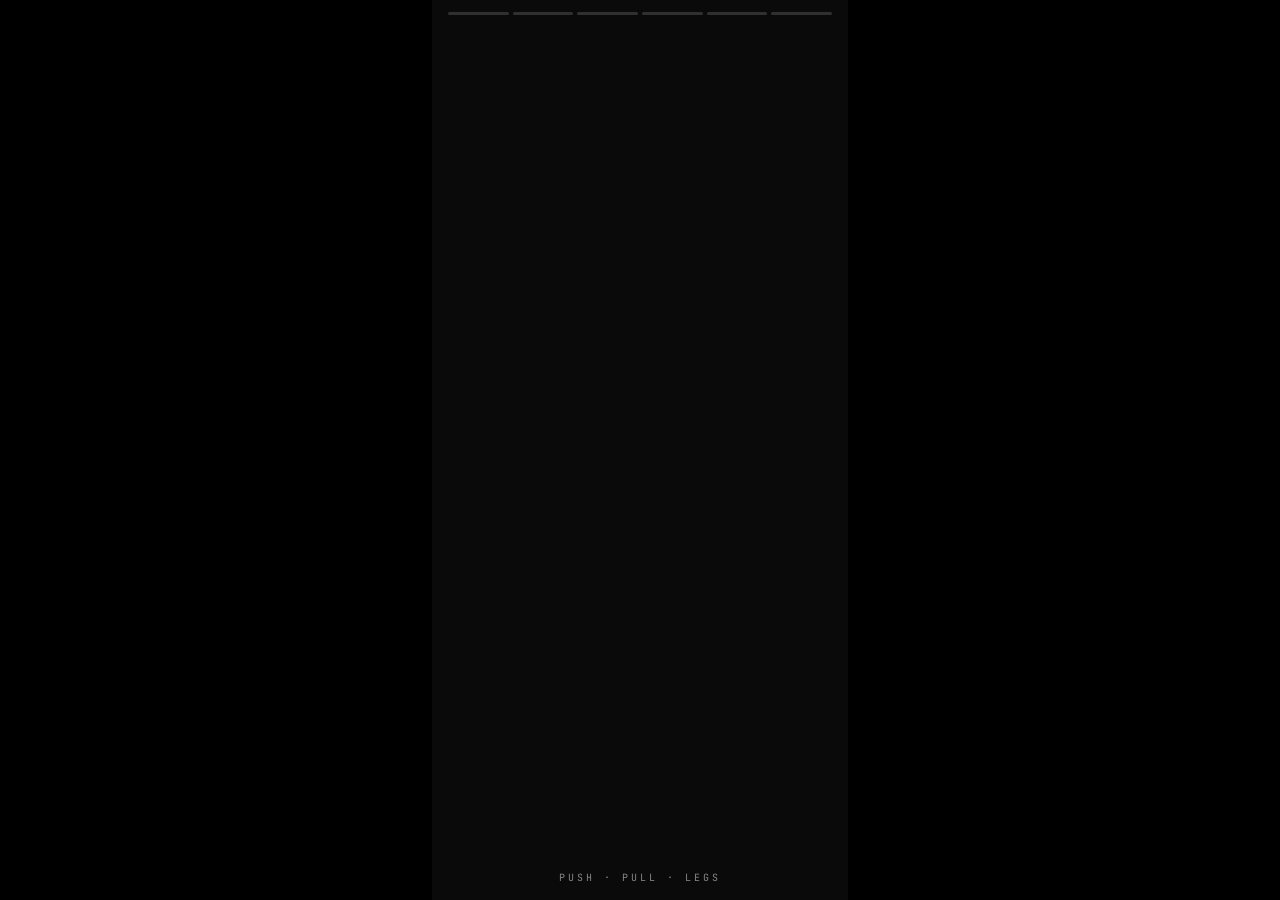
<file: promo.html>
<!DOCTYPE html>
<html lang="en">
<head>
<meta charset="UTF-8">
<meta name="viewport" content="width=device-width, initial-scale=1.0, viewport-fit=cover">
<title>PPL · Promo</title>
<link rel="preconnect" href="https://fonts.googleapis.com">
<link rel="preconnect" href="https://fonts.gstatic.com" crossorigin>
<link href="https://fonts.googleapis.com/css2?family=Bebas+Neue&family=JetBrains+Mono:wght@400;500;700&display=swap" rel="stylesheet">
<style>
  /* Animatable color tokens – needs @property for smooth interpolation */
  @property --p-bg       { syntax: '<color>'; inherits: true; initial-value: #0a0a0a; }
  @property --p-surface  { syntax: '<color>'; inherits: true; initial-value: #151515; }
  @property --p-surface2 { syntax: '<color>'; inherits: true; initial-value: #1f1f1f; }
  @property --p-border   { syntax: '<color>'; inherits: true; initial-value: #2a2a2a; }
  @property --p-text     { syntax: '<color>'; inherits: true; initial-value: #f5f5f5; }
  @property --p-dim      { syntax: '<color>'; inherits: true; initial-value: #888; }

  :root {
    --bg: var(--p-bg);
    --surface: var(--p-surface);
    --surface-2: var(--p-surface2);
    --border: var(--p-border);
    --text: var(--p-text);
    --text-dim: var(--p-dim);
    --push: #ff3b30;
    --pull: #30d158;
    --legs: #ffcc00;
    --pack: #0a84ff;
    animation: theme-shift 29s ease-in-out infinite;
  }

  @keyframes theme-shift {
    0%, 35% {
      --p-bg: #0a0a0a;
      --p-surface: #151515;
      --p-surface2: #1f1f1f;
      --p-border: #2a2a2a;
      --p-text: #f5f5f5;
      --p-dim: #8a8a8a;
    }
    41%, 67% {
      --p-bg: #f5f5f7;
      --p-surface: #ffffff;
      --p-surface2: #ebebed;
      --p-border: #d2d2d7;
      --p-text: #1d1d1f;
      --p-dim: #6e6e73;
    }
    72%, 100% {
      --p-bg: #0a0a0a;
      --p-surface: #151515;
      --p-surface2: #1f1f1f;
      --p-border: #2a2a2a;
      --p-text: #f5f5f5;
      --p-dim: #8a8a8a;
    }
  }

  * { margin: 0; padding: 0; box-sizing: border-box; }

  html, body {
    background: #000;
    color: var(--text);
    font-family: 'JetBrains Mono', monospace;
    overflow: hidden;
    height: 100%;
    height: 100dvh;
  }

  body { display: flex; align-items: center; justify-content: center; }

  .story {
    position: relative;
    background: var(--bg);
    color: var(--text);
    width: 100vw;
    height: 100vh;
    height: 100dvh;
    max-width: min(100vw, calc(100vh * 9 / 19.5));
    overflow: hidden;
    transition: background 0.05s linear;
  }

  .progress {
    position: absolute;
    top: calc(env(safe-area-inset-top, 0px) + 12px);
    left: calc(env(safe-area-inset-left, 0px) + 16px);
    right: calc(env(safe-area-inset-right, 0px) + 16px);
    display: flex;
    gap: 4px;
    z-index: 10;
  }

  .progress-seg {
    flex: 1;
    height: 3px;
    background: rgba(160, 160, 160, 0.25);
    border-radius: 2px;
    overflow: hidden;
    position: relative;
  }

  .progress-seg::after {
    content: '';
    position: absolute;
    inset: 0;
    background: var(--text);
    transform: scaleX(0);
    transform-origin: left;
    animation-duration: 29s;
    animation-timing-function: linear;
    animation-iteration-count: infinite;
  }

  .progress-seg:nth-child(1)::after { animation-name: p1; }
  .progress-seg:nth-child(2)::after { animation-name: p2; }
  .progress-seg:nth-child(3)::after { animation-name: p3; }
  .progress-seg:nth-child(4)::after { animation-name: p4; }
  .progress-seg:nth-child(5)::after { animation-name: p5; }
  .progress-seg:nth-child(6)::after { animation-name: p6; }

  /* Scenes 1-5: each 13.79% (= 4s); Scene 6 (CTA): 31.03% (= 9s) */
  @keyframes p1 { 0% { transform: scaleX(0); } 13.79% { transform: scaleX(1); } 100% { transform: scaleX(1); } }
  @keyframes p2 { 0%, 13.79% { transform: scaleX(0); } 27.58% { transform: scaleX(1); } 100% { transform: scaleX(1); } }
  @keyframes p3 { 0%, 27.58% { transform: scaleX(0); } 41.37% { transform: scaleX(1); } 100% { transform: scaleX(1); } }
  @keyframes p4 { 0%, 41.37% { transform: scaleX(0); } 55.17% { transform: scaleX(1); } 100% { transform: scaleX(1); } }
  @keyframes p5 { 0%, 55.17% { transform: scaleX(0); } 68.96% { transform: scaleX(1); } 100% { transform: scaleX(1); } }
  @keyframes p6 { 0%, 68.96% { transform: scaleX(0); } 100% { transform: scaleX(1); } }

  .scene {
    position: absolute;
    inset: 0;
    padding:
      calc(env(safe-area-inset-top, 0px) + 50px)
      calc(env(safe-area-inset-right, 0px) + 26px)
      calc(env(safe-area-inset-bottom, 0px) + 60px)
      calc(env(safe-area-inset-left, 0px) + 26px);
    display: flex;
    flex-direction: column;
    justify-content: center;
    opacity: 0;
    animation-duration: 29s;
    animation-iteration-count: infinite;
    animation-timing-function: ease-in-out;
    overflow: hidden;
  }

  .scene:nth-child(2) { animation-name: s1; }
  .scene:nth-child(3) { animation-name: s2; }
  .scene:nth-child(4) { animation-name: s3; }
  .scene:nth-child(5) { animation-name: s4; }
  .scene:nth-child(6) { animation-name: s5; }
  .scene:nth-child(7) { animation-name: s6; }

  /* Scenes 1-5: 13.79% each (4s); Scene 6 (CTA): 31.03% (9s) */
  @keyframes s1 {
    0% { opacity: 0; transform: scale(0.96); }
    2% { opacity: 1; transform: scale(1); }
    11% { opacity: 1; }
    14% { opacity: 0; transform: scale(1.03); }
    100% { opacity: 0; }
  }
  @keyframes s2 {
    0%, 14% { opacity: 0; transform: scale(0.96); }
    16% { opacity: 1; transform: scale(1); }
    25% { opacity: 1; }
    28% { opacity: 0; transform: scale(1.03); }
    100% { opacity: 0; }
  }
  @keyframes s3 {
    0%, 28% { opacity: 0; transform: scale(0.96); }
    30% { opacity: 1; transform: scale(1); }
    39% { opacity: 1; }
    42% { opacity: 0; transform: scale(1.03); }
    100% { opacity: 0; }
  }
  @keyframes s4 {
    0%, 42% { opacity: 0; transform: scale(0.96); }
    44% { opacity: 1; transform: scale(1); }
    53% { opacity: 1; }
    56% { opacity: 0; transform: scale(1.03); }
    100% { opacity: 0; }
  }
  @keyframes s5 {
    0%, 56% { opacity: 0; transform: scale(0.96); }
    58% { opacity: 1; transform: scale(1); }
    67% { opacity: 1; }
    70% { opacity: 0; transform: scale(1.03); }
    100% { opacity: 0; }
  }
  @keyframes s6 {
    0%, 70% { opacity: 0; transform: scale(0.96); }
    72% { opacity: 1; transform: scale(1); }
    100% { opacity: 1; transform: scale(1); }
  }

  .badge {
    display: inline-block;
    font-size: 10px;
    letter-spacing: 0.3em;
    color: white;
    background: var(--push);
    padding: 4px 10px;
    border-radius: 4px;
    text-transform: uppercase;
    margin-bottom: 18px;
    align-self: flex-start;
  }

  .badge.blue { background: var(--pack); }
  .badge.green { background: var(--pull); }

  .headline {
    font-family: 'Bebas Neue', sans-serif;
    font-size: clamp(48px, 13vw, 90px);
    line-height: 0.95;
    letter-spacing: 0.02em;
    margin-bottom: 14px;
  }

  .headline .accent { color: var(--pack); }
  .headline .push { color: var(--push); }

  .sub {
    font-size: 16px;
    color: var(--text-dim);
    line-height: 1.5;
    max-width: 380px;
  }

  .sub strong { color: var(--text); font-weight: 500; }

  /* Scene 1 · Hook */
  .hook-quote {
    font-family: 'JetBrains Mono', monospace;
    font-size: 14px;
    color: var(--text-dim);
    margin-bottom: 12px;
    letter-spacing: 0.05em;
  }

  .hook-q {
    font-family: 'Bebas Neue', sans-serif;
    font-size: clamp(56px, 15vw, 100px);
    line-height: 0.95;
    letter-spacing: 0.02em;
    margin-bottom: 14px;
  }

  .hook-q .strike {
    position: relative;
    display: inline-block;
    color: var(--text-dim);
  }

  .hook-q .strike::after {
    content: '';
    position: absolute;
    left: -4%;
    right: -4%;
    top: 52%;
    height: 6px;
    background: var(--push);
    border-radius: 3px;
    transform: rotate(-3deg);
  }

  /* Scene 2 · Logo Reveal */
  .logo-mark {
    font-family: 'Bebas Neue', sans-serif;
    font-size: clamp(96px, 28vw, 180px);
    letter-spacing: 0.04em;
    line-height: 0.9;
    margin-bottom: 16px;
  }

  .logo-mark .red { color: var(--push); }
  .logo-mark .green { color: var(--pull); }
  .logo-mark .yellow { color: var(--legs); }
  .logo-mark .dot { color: var(--text); }

  .logo-claim {
    font-family: 'Bebas Neue', sans-serif;
    font-size: clamp(28px, 8vw, 48px);
    letter-spacing: 0.04em;
    line-height: 1;
    margin-bottom: 18px;
  }

  /* Scene 3 · Feature Sweep */
  .check-list {
    background: var(--surface);
    border: 1px solid var(--border);
    border-radius: 16px;
    padding: 14px 18px;
    margin-bottom: 22px;
  }

  .check-row {
    display: flex;
    align-items: center;
    gap: 12px;
    padding: 8px 0;
    font-size: 14px;
    color: var(--text);
  }

  .check-row + .check-row { border-top: 1px solid var(--border); }

  .check-mark {
    width: 22px;
    height: 22px;
    border-radius: 50%;
    background: var(--pull);
    display: flex;
    align-items: center;
    justify-content: center;
    flex-shrink: 0;
    color: white;
  }

  .check-mark svg { width: 12px; height: 12px; }

  /* Scene 4 · Theme + Lang */
  .device-frame {
    background: var(--surface);
    border: 1px solid var(--border);
    border-radius: 18px;
    padding: 16px;
    margin-bottom: 20px;
    display: flex;
    flex-direction: column;
    gap: 10px;
  }

  .device-row {
    display: flex;
    align-items: center;
    justify-content: space-between;
    padding: 10px 12px;
    background: var(--surface-2);
    border-radius: 10px;
  }

  .device-row-label {
    font-size: 13px;
    color: var(--text);
  }

  .device-row-desc {
    font-size: 11px;
    color: var(--text-dim);
    margin-top: 2px;
  }

  .toggle-mock {
    width: 42px;
    height: 24px;
    background: var(--pack);
    border: 1px solid var(--pack);
    border-radius: 22px;
    position: relative;
    flex-shrink: 0;
  }

  .toggle-mock::after {
    content: '';
    position: absolute;
    top: 2px;
    left: 20px;
    width: 18px;
    height: 18px;
    background: white;
    border-radius: 50%;
  }

  .lang-switch-mock {
    display: flex;
    gap: 4px;
    background: var(--surface-2);
    border: 1px solid var(--border);
    border-radius: 8px;
    padding: 3px;
    flex-shrink: 0;
  }

  .lang-switch-mock-btn {
    font-family: 'JetBrains Mono', monospace;
    font-size: 11px;
    letter-spacing: 0.15em;
    text-transform: uppercase;
    padding: 6px 10px;
    color: var(--text-dim);
    border-radius: 5px;
  }

  .lang-switch-mock-btn.active {
    background: var(--surface);
    color: var(--text);
  }

  /* Scene 5 · Promise */
  .promise-list {
    display: flex;
    flex-direction: column;
    gap: 8px;
    margin-bottom: 20px;
  }

  .promise-row {
    font-family: 'Bebas Neue', sans-serif;
    font-size: clamp(34px, 9vw, 54px);
    letter-spacing: 0.02em;
    line-height: 1;
  }

  .promise-row .neg {
    color: var(--text-dim);
    text-decoration: line-through;
    text-decoration-color: var(--push);
    text-decoration-thickness: 4px;
  }

  .promise-row .pos { color: var(--pull); }

  /* Scene 6 · CTA */
  .cta-card { text-align: center; }

  .cta-mark {
    font-family: 'Bebas Neue', sans-serif;
    font-size: clamp(80px, 22vw, 160px);
    letter-spacing: 0.08em;
    line-height: 1;
    background: linear-gradient(135deg, var(--push) 0%, var(--legs) 50%, var(--pull) 100%);
    background-clip: text;
    -webkit-background-clip: text;
    color: transparent;
    margin-bottom: 22px;
  }

  .cta-headline {
    font-family: 'Bebas Neue', sans-serif;
    font-size: clamp(28px, 8vw, 48px);
    line-height: 1;
    margin-bottom: 14px;
  }

  .cta-sub {
    font-size: 13px;
    color: var(--text-dim);
    line-height: 1.6;
    max-width: 320px;
    margin: 0 auto 24px;
  }

  .cta-box {
    display: inline-flex;
    align-items: center;
    gap: 10px;
    padding: 14px 22px;
    background: var(--text);
    color: var(--bg);
    border-radius: 12px;
    font-size: 13px;
    font-weight: 700;
    letter-spacing: 0.15em;
    text-transform: uppercase;
    animation: cta-pulse 2s ease-in-out infinite;
  }

  @keyframes cta-pulse {
    0%, 100% { transform: scale(1); box-shadow: 0 0 0 0 rgba(120, 120, 120, 0.5); }
    50% { transform: scale(1.03); box-shadow: 0 0 0 14px rgba(120, 120, 120, 0); }
  }

  .brand-footer {
    position: absolute;
    bottom: calc(env(safe-area-inset-bottom, 0px) + 16px);
    left: 0;
    right: 0;
    text-align: center;
    font-size: 10px;
    color: var(--text-dim);
    letter-spacing: 0.3em;
    text-transform: uppercase;
  }

  /* Streak flame element used in multiple scenes */
  .flame-glow {
    position: absolute;
    inset: 0;
    pointer-events: none;
    overflow: hidden;
    z-index: 0;
  }

  .flame-glow::before {
    content: '';
    position: absolute;
    left: 50%;
    bottom: -20%;
    width: 70%;
    height: 70%;
    transform: translateX(-50%);
    border-radius: 50%;
    filter: blur(60px);
    background: radial-gradient(circle, rgba(255, 140, 0, 0.18) 0%, transparent 60%);
  }
</style>
</head>
<body>
  <div class="story">

    <div class="progress">
      <div class="progress-seg"></div>
      <div class="progress-seg"></div>
      <div class="progress-seg"></div>
      <div class="progress-seg"></div>
      <div class="progress-seg"></div>
      <div class="progress-seg"></div>
    </div>

    <!-- SCENE 1 · Hook (Dark) -->
    <div class="scene">
      <div class="hook-quote">// every fitness app:</div>
      <div class="hook-q"><span class="strike">$29.99</span> / month</div>
      <div class="sub">For a workout plan and a bit of tracking.<br><strong>Seriously?</strong></div>
    </div>

    <!-- SCENE 2 · Pitch -->
    <div class="scene">
      <div class="badge">This one</div>
      <div class="logo-mark">
        <span class="red">P</span><span class="dot">·</span><span class="green">P</span><span class="dot">·</span><span class="yellow">L</span>
      </div>
      <div class="logo-claim">Completely free.</div>
      <div class="sub">Push, Pull, Legs gym app. <strong>No login. No subscription. No ads.</strong></div>
    </div>

    <!-- SCENE 3 · Feature Sweep (Theme transitions during this scene) -->
    <div class="scene">
      <div class="badge blue">What's inside</div>
      <h1 class="headline">Everything<br>you need.</h1>
      <div class="check-list">
        <div class="check-row"><div class="check-mark"><svg viewBox="0 0 24 24" fill="none" stroke="currentColor" stroke-width="3.5" stroke-linecap="round"><polyline points="20 6 9 17 4 12"/></svg></div>3×, 6× or your own plan</div>
        <div class="check-row"><div class="check-mark"><svg viewBox="0 0 24 24" fill="none" stroke="currentColor" stroke-width="3.5" stroke-linecap="round"><polyline points="20 6 9 17 4 12"/></svg></div>Tick sets, rest timer runs along</div>
        <div class="check-row"><div class="check-mark"><svg viewBox="0 0 24 24" fill="none" stroke="currentColor" stroke-width="3.5" stroke-linecap="round"><polyline points="20 6 9 17 4 12"/></svg></div>Smart weight suggestions</div>
        <div class="check-row"><div class="check-mark"><svg viewBox="0 0 24 24" fill="none" stroke="currentColor" stroke-width="3.5" stroke-linecap="round"><polyline points="20 6 9 17 4 12"/></svg></div>Streak with freezes</div>
        <div class="check-row"><div class="check-mark"><svg viewBox="0 0 24 24" fill="none" stroke="currentColor" stroke-width="3.5" stroke-linecap="round"><polyline points="20 6 9 17 4 12"/></svg></div>Glute plans for women</div>
      </div>
      <div class="sub">Plan, tracking, progression. <strong>All in one.</strong></div>
    </div>

    <!-- SCENE 4 · Theme + Language (Light) -->
    <div class="scene">
      <div class="badge green">Brand new</div>
      <h1 class="headline">Light mode.<br><span class="accent">DE / EN.</span></h1>
      <div class="device-frame">
        <div class="device-row">
          <div>
            <div class="device-row-label">Light mode</div>
            <div class="device-row-desc">Bright background</div>
          </div>
          <div class="toggle-mock"></div>
        </div>
        <div class="device-row">
          <div>
            <div class="device-row-label">Language</div>
            <div class="device-row-desc">Sprache</div>
          </div>
          <div class="lang-switch-mock">
            <div class="lang-switch-mock-btn">DE</div>
            <div class="lang-switch-mock-btn active">EN</div>
          </div>
        </div>
      </div>
      <div class="sub">The app adapts to you. <strong>Not the other way around.</strong></div>
    </div>

    <!-- SCENE 5 · Promise (Light → transitions to Dark by the end) -->
    <div class="scene">
      <div class="badge">Promise</div>
      <div class="promise-list">
        <div class="promise-row"><span class="neg">Subscription</span></div>
        <div class="promise-row"><span class="neg">Ads</span></div>
        <div class="promise-row"><span class="neg">Login</span></div>
        <div class="promise-row"><span class="pos">All yours.</span></div>
      </div>
      <div class="sub">Offline on your home screen. <strong>Free forever.</strong></div>
    </div>

    <!-- SCENE 6 · CTA (Dark, 9s) -->
    <div class="scene">
      <div class="flame-glow" aria-hidden="true"></div>
      <div class="cta-card">
        <div class="cta-mark">PPL</div>
        <div class="cta-headline">Link in bio.</div>
        <div class="cta-sub">10 seconds to your home screen. After that, it's yours.</div>
        <div class="cta-box">Get it now <span>→</span></div>
      </div>
    </div>

    <div class="brand-footer">Push · Pull · Legs</div>
  </div>
</body>
</html>
</file>
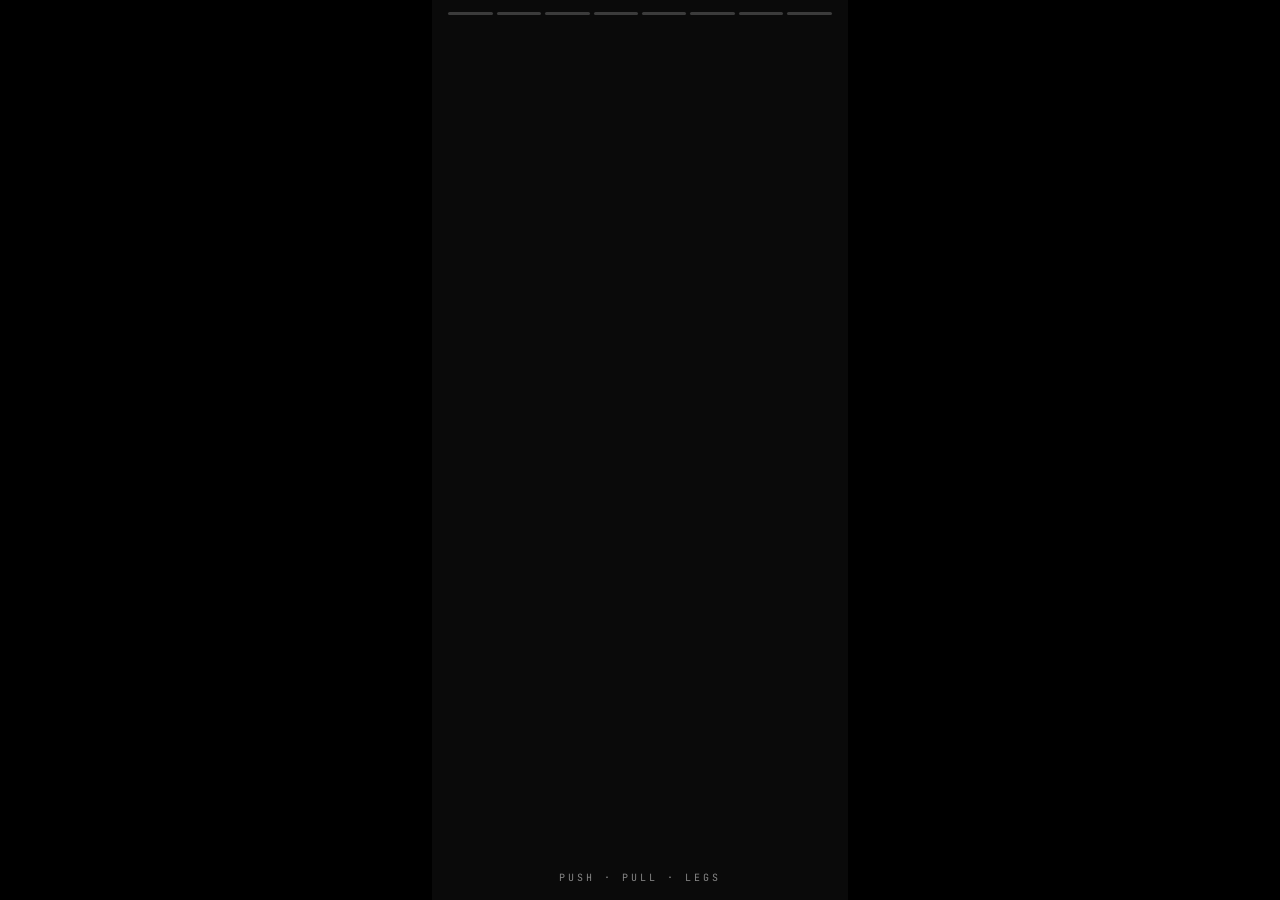
<file: story.html>
<!DOCTYPE html>
<html lang="de">
<head>
<meta charset="UTF-8">
<meta name="viewport" content="width=device-width, initial-scale=1.0, viewport-fit=cover">
<title>PPL · Story</title>
<link rel="preconnect" href="https://fonts.googleapis.com">
<link rel="preconnect" href="https://fonts.gstatic.com" crossorigin>
<link href="https://fonts.googleapis.com/css2?family=Bebas+Neue&family=JetBrains+Mono:wght@400;500;700&display=swap" rel="stylesheet">
<style>
  :root {
    --bg: #0a0a0a;
    --surface: #151515;
    --surface-2: #1f1f1f;
    --border: #2a2a2a;
    --text: #f5f5f5;
    --text-dim: #888;
    --push: #ff3b30;
    --pull: #30d158;
    --legs: #ffcc00;
    --pack: #0a84ff;
  }

  * { margin: 0; padding: 0; box-sizing: border-box; }

  html, body {
    background: #000;
    color: var(--text);
    font-family: 'JetBrains Mono', monospace;
    overflow: hidden;
    height: 100%;
    height: 100dvh;
  }

  body {
    display: flex;
    align-items: center;
    justify-content: center;
  }

  .story {
    position: relative;
    background: var(--bg);
    width: 100vw;
    height: 100vh;
    height: 100dvh;
    max-width: min(100vw, calc(100vh * 9 / 19.5));
    overflow: hidden;
  }

  .progress {
    position: absolute;
    top: calc(env(safe-area-inset-top, 0px) + 12px);
    left: calc(env(safe-area-inset-left, 0px) + 16px);
    right: calc(env(safe-area-inset-right, 0px) + 16px);
    display: flex;
    gap: 4px;
    z-index: 10;
  }

  .progress-seg {
    flex: 1;
    height: 3px;
    background: rgba(255, 255, 255, 0.2);
    border-radius: 2px;
    overflow: hidden;
    position: relative;
  }

  .progress-seg::after {
    content: '';
    position: absolute;
    inset: 0;
    background: var(--text);
    transform: scaleX(0);
    transform-origin: left;
    animation: progress-fill 24s linear infinite;
  }

  .progress-seg:nth-child(1)::after { animation-name: progress-seg-1; }
  .progress-seg:nth-child(2)::after { animation-name: progress-seg-2; }
  .progress-seg:nth-child(3)::after { animation-name: progress-seg-3; }
  .progress-seg:nth-child(4)::after { animation-name: progress-seg-4; }
  .progress-seg:nth-child(5)::after { animation-name: progress-seg-5; }
  .progress-seg:nth-child(6)::after { animation-name: progress-seg-6; }
  .progress-seg:nth-child(7)::after { animation-name: progress-seg-7; }
  .progress-seg:nth-child(8)::after { animation-name: progress-seg-8; }

  @keyframes progress-seg-1 {
    0% { transform: scaleX(0); }
    12.5% { transform: scaleX(1); }
    100% { transform: scaleX(1); }
  }
  @keyframes progress-seg-2 {
    0%, 12.5% { transform: scaleX(0); }
    25% { transform: scaleX(1); }
    100% { transform: scaleX(1); }
  }
  @keyframes progress-seg-3 {
    0%, 25% { transform: scaleX(0); }
    37.5% { transform: scaleX(1); }
    100% { transform: scaleX(1); }
  }
  @keyframes progress-seg-4 {
    0%, 37.5% { transform: scaleX(0); }
    50% { transform: scaleX(1); }
    100% { transform: scaleX(1); }
  }
  @keyframes progress-seg-5 {
    0%, 50% { transform: scaleX(0); }
    62.5% { transform: scaleX(1); }
    100% { transform: scaleX(1); }
  }
  @keyframes progress-seg-6 {
    0%, 62.5% { transform: scaleX(0); }
    75% { transform: scaleX(1); }
    100% { transform: scaleX(1); }
  }
  @keyframes progress-seg-7 {
    0%, 75% { transform: scaleX(0); }
    87.5% { transform: scaleX(1); }
    100% { transform: scaleX(1); }
  }
  @keyframes progress-seg-8 {
    0%, 87.5% { transform: scaleX(0); }
    100% { transform: scaleX(1); }
  }

  .scene {
    position: absolute;
    inset: 0;
    padding:
      calc(env(safe-area-inset-top, 0px) + 48px)
      calc(env(safe-area-inset-right, 0px) + 24px)
      calc(env(safe-area-inset-bottom, 0px) + 60px)
      calc(env(safe-area-inset-left, 0px) + 24px);
    display: flex;
    flex-direction: column;
    justify-content: center;
    opacity: 0;
    animation-duration: 24s;
    animation-iteration-count: infinite;
    animation-timing-function: ease-in-out;
    overflow: hidden;
  }

  .scene:nth-child(2) { animation-name: scene-1; }
  .scene:nth-child(3) { animation-name: scene-2; }
  .scene:nth-child(4) { animation-name: scene-3; }
  .scene:nth-child(5) { animation-name: scene-4; }
  .scene:nth-child(6) { animation-name: scene-5; }
  .scene:nth-child(7) { animation-name: scene-6; }
  .scene:nth-child(8) { animation-name: scene-7; }
  .scene:nth-child(9) { animation-name: scene-8; }

  @keyframes scene-1 {
    0% { opacity: 0; transform: scale(0.96); }
    2% { opacity: 1; transform: scale(1); }
    11% { opacity: 1; transform: scale(1); }
    13% { opacity: 0; transform: scale(1.03); }
    100% { opacity: 0; }
  }
  @keyframes scene-2 {
    0%, 13% { opacity: 0; transform: scale(0.96); }
    15% { opacity: 1; transform: scale(1); }
    23% { opacity: 1; transform: scale(1); }
    25% { opacity: 0; transform: scale(1.03); }
    100% { opacity: 0; }
  }
  @keyframes scene-3 {
    0%, 25% { opacity: 0; transform: scale(0.96); }
    27% { opacity: 1; transform: scale(1); }
    36% { opacity: 1; transform: scale(1); }
    38% { opacity: 0; transform: scale(1.03); }
    100% { opacity: 0; }
  }
  @keyframes scene-4 {
    0%, 38% { opacity: 0; transform: scale(0.96); }
    40% { opacity: 1; transform: scale(1); }
    49% { opacity: 1; transform: scale(1); }
    51% { opacity: 0; transform: scale(1.03); }
    100% { opacity: 0; }
  }
  @keyframes scene-5 {
    0%, 51% { opacity: 0; transform: scale(0.96); }
    53% { opacity: 1; transform: scale(1); }
    61% { opacity: 1; transform: scale(1); }
    63% { opacity: 0; transform: scale(1.03); }
    100% { opacity: 0; }
  }
  @keyframes scene-6 {
    0%, 63% { opacity: 0; transform: scale(0.96); }
    65% { opacity: 1; transform: scale(1); }
    74% { opacity: 1; transform: scale(1); }
    76% { opacity: 0; transform: scale(1.03); }
    100% { opacity: 0; }
  }
  @keyframes scene-7 {
    0%, 76% { opacity: 0; transform: scale(0.96); }
    78% { opacity: 1; transform: scale(1); }
    86% { opacity: 1; transform: scale(1); }
    88% { opacity: 0; transform: scale(1.03); }
    100% { opacity: 0; }
  }
  @keyframes scene-8 {
    0%, 88% { opacity: 0; transform: scale(0.96); }
    90% { opacity: 1; transform: scale(1); }
    100% { opacity: 1; transform: scale(1); }
  }

  .eyebrow {
    font-size: 11px;
    letter-spacing: 0.3em;
    color: var(--text-dim);
    text-transform: uppercase;
    margin-bottom: 18px;
  }

  h1 {
    font-family: 'Bebas Neue', sans-serif;
    font-weight: 400;
    line-height: 0.95;
    letter-spacing: 0.02em;
  }

  .hero-title {
    font-size: clamp(48px, 13vw, 88px);
    margin-bottom: 24px;
    word-break: keep-all;
    overflow-wrap: normal;
    letter-spacing: 0;
  }

  .hero-title .dot { color: var(--text); margin: 0 4px; }
  .hero-title .push { color: var(--push); }
  .hero-title .pull { color: var(--pull); }
  .hero-title .legs { color: var(--legs); }

  .caption {
    font-size: 15px;
    color: var(--text-dim);
    line-height: 1.5;
    max-width: 320px;
  }

  .caption strong { color: var(--text); font-weight: 500; }

  .scene-title {
    font-family: 'Bebas Neue', sans-serif;
    font-size: clamp(44px, 12vw, 72px);
    line-height: 0.95;
    letter-spacing: 0.02em;
    margin-bottom: 20px;
  }

  .scene-title.red { color: var(--push); }
  .scene-title.green { color: var(--pull); }
  .scene-title.yellow { color: var(--legs); }
  .scene-title.blue { color: var(--pack); }

  /* Scene 2: week preview */
  .week {
    background: var(--surface);
    border: 1px solid var(--border);
    border-radius: 14px;
    padding: 18px 14px;
    display: grid;
    grid-template-columns: repeat(7, 1fr);
    gap: 6px;
    text-align: center;
    margin-bottom: 28px;
  }

  .week-day {
    display: flex;
    flex-direction: column;
    gap: 6px;
  }

  .wd { font-size: 10px; color: var(--text-dim); letter-spacing: 0.1em; }

  .wt {
    font-family: 'Bebas Neue', sans-serif;
    font-size: 15px;
    padding: 6px 2px;
    border-radius: 4px;
    letter-spacing: 0.05em;
  }

  .wt.p-push { background: rgba(255, 59, 48, 0.15); color: var(--push); }
  .wt.p-pull { background: rgba(48, 209, 88, 0.15); color: var(--pull); }
  .wt.p-legs { background: rgba(255, 204, 0, 0.15); color: var(--legs); }
  .wt.rest { background: var(--surface-2); color: var(--text-dim); }

  .week-day.today .wd { color: var(--text); font-weight: 700; }
  .week-day.today .wt { outline: 2px solid var(--text); outline-offset: 2px; }

  /* Custom Plan pitch scene */
  .custom-quote {
    font-family: 'JetBrains Mono', monospace;
    font-size: 17px;
    line-height: 1.4;
    color: var(--text-dim);
    font-style: italic;
    margin-bottom: 18px;
  }

  .custom-answer {
    font-family: 'Bebas Neue', sans-serif;
    font-size: clamp(52px, 14vw, 84px);
    line-height: 0.95;
    color: var(--push);
    letter-spacing: 0.02em;
    margin-bottom: 4px;
  }

  .custom-kicker {
    font-family: 'Bebas Neue', sans-serif;
    font-size: clamp(28px, 8vw, 46px);
    line-height: 1;
    letter-spacing: 0.02em;
    margin-bottom: 20px;
  }

  .custom-body {
    font-size: 14px;
    color: var(--text-dim);
    line-height: 1.6;
    margin-bottom: 22px;
    max-width: 360px;
  }

  .plan-switch-mock {
    display: flex;
    gap: 4px;
    background: var(--surface);
    border: 1px solid var(--border);
    border-radius: 10px;
    padding: 4px;
  }

  .plan-switch-mock-btn {
    flex: 1;
    text-align: center;
    font-family: 'JetBrains Mono', monospace;
    font-size: 11px;
    letter-spacing: 0.15em;
    text-transform: uppercase;
    padding: 10px 6px;
    color: var(--text-dim);
    border-radius: 6px;
  }

  .plan-switch-mock-btn.active {
    background: var(--surface-2);
    color: var(--text);
  }

  .custom-new-badge {
    display: inline-block;
    font-size: 10px;
    letter-spacing: 0.25em;
    color: white;
    background: var(--push);
    padding: 3px 8px;
    border-radius: 4px;
    margin-bottom: 18px;
    text-transform: uppercase;
  }

  /* Scene 3: exercise mockup */
  .ex-card {
    background: var(--surface);
    border: 1px solid var(--border);
    border-radius: 16px;
    padding: 20px;
    margin-bottom: 24px;
  }

  .ex-head {
    display: flex;
    align-items: center;
    gap: 12px;
    margin-bottom: 18px;
  }

  .ex-accent {
    width: 4px;
    height: 32px;
    border-radius: 2px;
    background: var(--push);
  }

  .ex-name-big {
    font-family: 'Bebas Neue', sans-serif;
    font-size: 24px;
    letter-spacing: 0.03em;
  }

  .ex-note-big {
    font-size: 11px;
    color: var(--text-dim);
    letter-spacing: 0.05em;
  }

  .ex-row {
    display: flex;
    align-items: center;
    justify-content: space-between;
    gap: 16px;
  }

  .ex-weight-demo {
    display: flex;
    align-items: center;
    gap: 10px;
  }

  .w-btn {
    width: 28px;
    height: 28px;
    border-radius: 50%;
    background: var(--surface-2);
    border: 1px solid var(--border);
    color: var(--text);
    display: flex;
    align-items: center;
    justify-content: center;
    font-size: 16px;
    font-family: 'JetBrains Mono', monospace;
  }

  .w-val {
    font-family: 'Bebas Neue', sans-serif;
    font-size: 20px;
  }

  .w-unit { font-size: 10px; color: var(--text-dim); letter-spacing: 0.1em; }

  .sets-demo {
    display: flex;
    flex-direction: column;
    align-items: flex-end;
    gap: 6px;
  }

  .sets-row {
    display: flex;
    gap: 6px;
  }

  .s-box {
    width: 22px;
    height: 22px;
    border-radius: 50%;
    border: 2px solid var(--text-dim);
    background: var(--surface-2);
    display: flex;
    align-items: center;
    justify-content: center;
  }

  .s-box.done {
    background: var(--pack);
    border-color: var(--pack);
  }

  .s-box.done svg { opacity: 1; }
  .s-box svg { width: 12px; height: 12px; color: white; opacity: 0; }

  .s-box.filling {
    animation: fill-box 1s ease-out forwards;
    animation-delay: 1.2s;
  }

  @keyframes fill-box {
    from { background: var(--surface-2); border-color: var(--text-dim); }
    to { background: var(--pack); border-color: var(--pack); }
  }

  .s-box.filling svg {
    animation: show-check 0.4s ease-out forwards;
    animation-delay: 1.6s;
  }

  @keyframes show-check {
    to { opacity: 1; }
  }

  .timer-demo {
    font-family: 'Bebas Neue', sans-serif;
    font-size: 16px;
    color: var(--pack);
    letter-spacing: 0.05em;
    margin-top: 4px;
  }

  /* Scene 4: streak */
  .streak-wrap {
    display: flex;
    justify-content: center;
    margin: 12px 0 30px;
    position: relative;
  }

  .streak-box {
    position: relative;
    width: 180px;
    height: 180px;
    display: flex;
    align-items: center;
    justify-content: center;
    overflow: hidden;
    border-radius: 24px;
    isolation: isolate;
  }

  .streak-number {
    font-family: 'Bebas Neue', sans-serif;
    font-size: 140px;
    line-height: 1;
    letter-spacing: 0.02em;
    color: var(--text);
    text-shadow: 0 0 24px rgba(255, 140, 0, 0.7), 0 0 8px rgba(255, 220, 100, 0.8);
    position: relative;
    z-index: 2;
  }

  .flame-bg {
    position: absolute;
    left: 50%;
    bottom: -15%;
    width: 110%;
    height: 150%;
    transform: translateX(-50%);
    z-index: 1;
  }

  .flame-bg::before,
  .flame-bg::after {
    content: '';
    position: absolute;
    left: 50%;
    bottom: 0;
    transform: translateX(-50%);
    border-radius: 50%;
    filter: blur(12px);
  }

  .flame-bg::before {
    width: 85%;
    height: 85%;
    background: radial-gradient(ellipse 55% 75% at 50% 80%,
      rgba(255, 200, 70, 0.6) 0%,
      rgba(255, 120, 20, 0.5) 30%,
      rgba(255, 50, 0, 0.3) 60%,
      transparent 85%);
    animation: flame-flicker 1.9s ease-in-out infinite;
  }

  .flame-bg::after {
    width: 55%;
    height: 70%;
    background: radial-gradient(ellipse 55% 70% at 50% 80%,
      rgba(255, 245, 180, 0.8) 0%,
      rgba(255, 180, 40, 0.6) 40%,
      transparent 90%);
    filter: blur(5px);
    animation: flame-flicker 1.2s ease-in-out infinite reverse;
  }

  @keyframes flame-flicker {
    0%, 100% { transform: translateX(-50%) scale(1, 1); opacity: 0.85; }
    20% { transform: translateX(-52%) scale(0.96, 1.1); opacity: 1; }
    45% { transform: translateX(-48%) scale(1.06, 0.95); opacity: 0.9; }
    70% { transform: translateX(-51%) scale(0.98, 1.05); opacity: 1; }
  }

  .streak-label {
    font-size: 11px;
    letter-spacing: 0.3em;
    color: var(--text-dim);
    text-transform: uppercase;
    text-align: center;
  }

  .features-list {
    display: flex;
    flex-direction: column;
    gap: 10px;
    margin-top: 18px;
  }

  .feat {
    display: flex;
    align-items: center;
    gap: 10px;
    font-size: 13px;
    color: var(--text);
  }

  .feat-dot {
    width: 6px;
    height: 6px;
    border-radius: 50%;
    background: var(--pull);
    flex-shrink: 0;
  }

  /* Smart Weights scene */
  .rec-pair {
    display: flex;
    flex-direction: column;
    gap: 14px;
    margin-bottom: 22px;
  }

  .rec-card {
    background: var(--surface);
    border: 1px solid var(--border);
    border-radius: 14px;
    padding: 14px 16px;
  }

  .rec-label {
    display: flex;
    align-items: center;
    gap: 8px;
    font-size: 10px;
    letter-spacing: 0.22em;
    color: var(--text-dim);
    text-transform: uppercase;
    margin-bottom: 10px;
  }

  .rec-dot {
    width: 8px;
    height: 8px;
    border-radius: 50%;
    flex-shrink: 0;
  }

  .rec-row {
    display: flex;
    align-items: center;
    justify-content: space-between;
    gap: 14px;
  }

  .rec-name {
    font-family: 'Bebas Neue', sans-serif;
    font-size: 20px;
    letter-spacing: 0.03em;
  }

  .w-btn.pulse-up {
    border-color: var(--pull);
    color: var(--pull);
    background: rgba(48, 209, 88, 0.15);
    animation: pulse-up 1.6s ease-in-out infinite;
  }

  .w-btn.pulse-down {
    border-color: var(--legs);
    color: var(--legs);
    background: rgba(255, 204, 0, 0.16);
    animation: pulse-down 1.6s ease-in-out infinite;
  }

  @keyframes pulse-up {
    0%, 100% { box-shadow: 0 0 0 0 rgba(48, 209, 88, 0.6); }
    70% { box-shadow: 0 0 0 10px rgba(48, 209, 88, 0); }
  }

  @keyframes pulse-down {
    0%, 100% { box-shadow: 0 0 0 0 rgba(255, 204, 0, 0.6); }
    70% { box-shadow: 0 0 0 10px rgba(255, 204, 0, 0); }
  }

  /* Packing list scene */
  .pack-preview {
    background: var(--surface);
    border: 1px solid var(--border);
    border-radius: 16px;
    overflow: hidden;
    margin-bottom: 18px;
  }

  .pack-item {
    display: flex;
    align-items: center;
    gap: 14px;
    padding: 13px 18px;
    border-top: 1px solid var(--border);
    font-size: 14px;
  }

  .pack-item:first-child { border-top: none; }

  .pack-check {
    width: 22px;
    height: 22px;
    border-radius: 50%;
    border: 2px solid var(--text-dim);
    display: flex;
    align-items: center;
    justify-content: center;
    flex-shrink: 0;
  }

  .pack-check.checked {
    background: var(--pack);
    border-color: var(--pack);
  }

  .pack-check.checked svg { opacity: 1; }
  .pack-check svg { width: 12px; height: 12px; color: white; opacity: 0; }

  .pack-item.done .pack-label {
    color: var(--text-dim);
    text-decoration: line-through;
  }

  .pack-count-bar {
    display: flex;
    align-items: center;
    justify-content: space-between;
    margin-bottom: 12px;
    padding: 10px 14px;
    background: var(--surface);
    border: 1px solid var(--border);
    border-radius: 10px;
    font-family: 'Bebas Neue', sans-serif;
    font-size: 18px;
    letter-spacing: 0.04em;
  }

  .pack-count-bar .done-count { color: var(--pack); }
  .pack-count-bar .total-count { color: var(--text-dim); }

  /* Scene 7: CTA */
  .cta-card {
    text-align: center;
  }

  .cta-mark {
    font-family: 'Bebas Neue', sans-serif;
    font-size: clamp(70px, 20vw, 140px);
    letter-spacing: 0.08em;
    line-height: 1;
    background: linear-gradient(135deg, var(--push) 0%, var(--legs) 50%, var(--pull) 100%);
    background-clip: text;
    -webkit-background-clip: text;
    color: transparent;
    margin-bottom: 20px;
  }

  .cta-headline {
    font-family: 'Bebas Neue', sans-serif;
    font-size: clamp(26px, 7vw, 44px);
    line-height: 1;
    margin-bottom: 18px;
  }

  .cta-sub {
    font-size: 14px;
    color: var(--text-dim);
    line-height: 1.6;
    max-width: 300px;
    margin: 0 auto 28px;
  }

  .cta-box {
    display: inline-flex;
    align-items: center;
    gap: 10px;
    padding: 14px 22px;
    background: var(--text);
    color: var(--bg);
    border-radius: 12px;
    font-size: 13px;
    font-weight: 700;
    letter-spacing: 0.15em;
    text-transform: uppercase;
    animation: cta-pulse 2s ease-in-out infinite;
  }

  @keyframes cta-pulse {
    0%, 100% { transform: scale(1); box-shadow: 0 0 0 0 rgba(245, 245, 245, 0.6); }
    50% { transform: scale(1.03); box-shadow: 0 0 0 14px rgba(245, 245, 245, 0); }
  }

  .cta-arrow {
    display: inline-block;
    margin-left: 4px;
  }

  .brand-footer {
    position: absolute;
    bottom: calc(env(safe-area-inset-bottom, 0px) + 16px);
    left: 0;
    right: 0;
    text-align: center;
    font-size: 10px;
    color: var(--text-dim);
    letter-spacing: 0.3em;
    text-transform: uppercase;
  }
</style>
</head>
<body>
  <div class="story">

    <div class="progress">
      <div class="progress-seg"></div>
      <div class="progress-seg"></div>
      <div class="progress-seg"></div>
      <div class="progress-seg"></div>
      <div class="progress-seg"></div>
      <div class="progress-seg"></div>
      <div class="progress-seg"></div>
      <div class="progress-seg"></div>
    </div>

    <!-- SCENE 1 · Hook -->
    <div class="scene">
      <div class="eyebrow">Made for gym</div>
      <h1 class="hero-title">
        <span class="push">PUSH</span><span class="dot">·</span><span class="pull">PULL</span><span class="dot">·</span><span class="legs">LEGS</span>
      </h1>
      <div class="caption">
        <strong>Die App gehört dir.</strong><br>
        Offline. Ohne Account. Ohne Ads.
      </div>
    </div>

    <!-- SCENE 2 · Plan -->
    <div class="scene">
      <div class="eyebrow">Dein Plan</div>
      <div class="scene-title">3× oder 6×<br>pro Woche</div>
      <div class="week">
        <div class="week-day"><div class="wd">MO</div><div class="wt p-push">P A</div></div>
        <div class="week-day today"><div class="wd">DI</div><div class="wt p-pull">P A</div></div>
        <div class="week-day"><div class="wd">MI</div><div class="wt p-legs">L A</div></div>
        <div class="week-day"><div class="wd">DO</div><div class="wt p-push">P B</div></div>
        <div class="week-day"><div class="wd">FR</div><div class="wt p-pull">P B</div></div>
        <div class="week-day"><div class="wd">SA</div><div class="wt p-legs">L B</div></div>
        <div class="week-day"><div class="wd">SO</div><div class="wt rest">OFF</div></div>
      </div>
      <div class="caption">Sie zeigt dir jeden Tag, <strong>was heute dran ist.</strong></div>
    </div>

    <!-- SCENE 3 · Custom Plan Pitch -->
    <div class="scene">
      <div class="custom-new-badge">Neu</div>
      <div class="custom-quote">"Puh, schon wieder Leg Day<br>diese Woche?"</div>
      <div class="custom-answer">KEIN PROBLEM.</div>
      <div class="custom-kicker">Bau dir deinen eigenen Plan.</div>
      <div class="custom-body">Trainings-Tage, Übungen, Pausenzeiten, Sätze. Alles selbst.</div>
      <div class="plan-switch-mock">
        <div class="plan-switch-mock-btn">3×</div>
        <div class="plan-switch-mock-btn">6×</div>
        <div class="plan-switch-mock-btn active">Eigener</div>
      </div>
    </div>

    <!-- SCENE 4 · Training -->
    <div class="scene">
      <div class="eyebrow">Beim Training</div>
      <div class="scene-title red">Abhaken.<br>Fertig.</div>
      <div class="ex-card">
        <div class="ex-head">
          <div class="ex-accent"></div>
          <div>
            <div class="ex-name-big">Bankdrücken</div>
            <div class="ex-note-big">Hauptübung Brust</div>
          </div>
        </div>
        <div class="ex-row">
          <div class="ex-weight-demo">
            <div class="w-btn">−</div>
            <div><span class="w-val">40</span> <span class="w-unit">kg</span></div>
            <div class="w-btn">+</div>
          </div>
          <div class="sets-demo">
            <div class="sets-row">
              <div class="s-box done"><svg viewBox="0 0 24 24" fill="none" stroke="currentColor" stroke-width="3.5" stroke-linecap="round"><polyline points="20 6 9 17 4 12"/></svg></div>
              <div class="s-box done"><svg viewBox="0 0 24 24" fill="none" stroke="currentColor" stroke-width="3.5" stroke-linecap="round"><polyline points="20 6 9 17 4 12"/></svg></div>
              <div class="s-box filling"><svg viewBox="0 0 24 24" fill="none" stroke="currentColor" stroke-width="3.5" stroke-linecap="round"><polyline points="20 6 9 17 4 12"/></svg></div>
              <div class="s-box"><svg viewBox="0 0 24 24" fill="none" stroke="currentColor" stroke-width="3.5" stroke-linecap="round"><polyline points="20 6 9 17 4 12"/></svg></div>
            </div>
            <div class="timer-demo">2:47</div>
          </div>
        </div>
      </div>
      <div class="caption">Der <strong>Pausentimer</strong> startet automatisch.</div>
    </div>

    <!-- SCENE 5 · Smart Weights -->
    <div class="scene">
      <div class="eyebrow">Smart</div>
      <div class="scene-title green">Hoch oder<br>zurück?</div>
      <div class="rec-pair">
        <div class="rec-card">
          <div class="rec-label">
            <span class="rec-dot" style="background: var(--pull)"></span>
            Empfehlung hoch
          </div>
          <div class="rec-row">
            <span class="rec-name">Bankdrücken</span>
            <div class="ex-weight-demo">
              <div class="w-btn">−</div>
              <div><span class="w-val">40</span> <span class="w-unit">kg</span></div>
              <div class="w-btn pulse-up">+</div>
            </div>
          </div>
        </div>
        <div class="rec-card">
          <div class="rec-label">
            <span class="rec-dot" style="background: var(--legs)"></span>
            Empfehlung zurück
          </div>
          <div class="rec-row">
            <span class="rec-name">Kniebeuge</span>
            <div class="ex-weight-demo">
              <div class="w-btn pulse-down">−</div>
              <div><span class="w-val">60</span> <span class="w-unit">kg</span></div>
              <div class="w-btn">+</div>
            </div>
          </div>
        </div>
      </div>
      <div class="caption">Sie schlägt dir vor, wann du <strong>hoch oder zurück</strong> gehen sollst.</div>
    </div>

    <!-- SCENE 6 · Packliste -->
    <div class="scene">
      <div class="eyebrow">Packliste</div>
      <div class="scene-title blue">Nichts mehr<br>vergessen.</div>
      <div class="pack-count-bar">
        <span><span class="done-count">6</span><span class="total-count">/9</span></span>
        <span style="font-size: 10px; letter-spacing: 0.2em; color: var(--text-dim)">Gym Bag</span>
      </div>
      <div class="pack-preview">
        <div class="pack-item done">
          <div class="pack-check checked"><svg viewBox="0 0 24 24" fill="none" stroke="currentColor" stroke-width="3.5" stroke-linecap="round"><polyline points="20 6 9 17 4 12"/></svg></div>
          <span class="pack-label">Hose</span>
        </div>
        <div class="pack-item done">
          <div class="pack-check checked"><svg viewBox="0 0 24 24" fill="none" stroke="currentColor" stroke-width="3.5" stroke-linecap="round"><polyline points="20 6 9 17 4 12"/></svg></div>
          <span class="pack-label">Shirt</span>
        </div>
        <div class="pack-item done">
          <div class="pack-check checked"><svg viewBox="0 0 24 24" fill="none" stroke="currentColor" stroke-width="3.5" stroke-linecap="round"><polyline points="20 6 9 17 4 12"/></svg></div>
          <span class="pack-label">Geräte Handtuch</span>
        </div>
        <div class="pack-item">
          <div class="pack-check"><svg viewBox="0 0 24 24" fill="none" stroke="currentColor" stroke-width="3.5" stroke-linecap="round"><polyline points="20 6 9 17 4 12"/></svg></div>
          <span class="pack-label">Kopfhörer</span>
        </div>
        <div class="pack-item">
          <div class="pack-check"><svg viewBox="0 0 24 24" fill="none" stroke="currentColor" stroke-width="3.5" stroke-linecap="round"><polyline points="20 6 9 17 4 12"/></svg></div>
          <span class="pack-label">Schlüssel</span>
        </div>
      </div>
      <div class="caption">Beim Onboarding gebaut, danach <strong>immer bei dir.</strong></div>
    </div>

    <!-- SCENE 7 · Streak -->
    <div class="scene">
      <div class="eyebrow" style="text-align:center">Bleib dran</div>
      <div class="streak-wrap">
        <div class="streak-box">
          <div class="flame-bg"></div>
          <div class="streak-number">7</div>
        </div>
      </div>
      <div class="streak-label">Tage Streak</div>
      <div class="features-list">
        <div class="feat"><div class="feat-dot" style="background: var(--legs)"></div><span>Streak Freezes als Belohnung fürs Teilen</span></div>
        <div class="feat"><div class="feat-dot" style="background: var(--push)"></div><span>Sessions-Historie trackt alle Trainings</span></div>
      </div>
    </div>

    <!-- SCENE 8 · CTA -->
    <div class="scene">
      <div class="cta-card">
        <div class="cta-mark">PPL</div>
        <div class="cta-headline">Link in Bio</div>
        <div class="cta-sub">Zum Homebildschirm hinzufügen, fertig. Läuft wie 'ne App, ist aber 'ne Website.</div>
        <div class="cta-box">
          Jetzt installieren <span class="cta-arrow">→</span>
        </div>
      </div>
    </div>

    <div class="brand-footer">Push · Pull · Legs</div>
  </div>
</body>
</html>
</file>
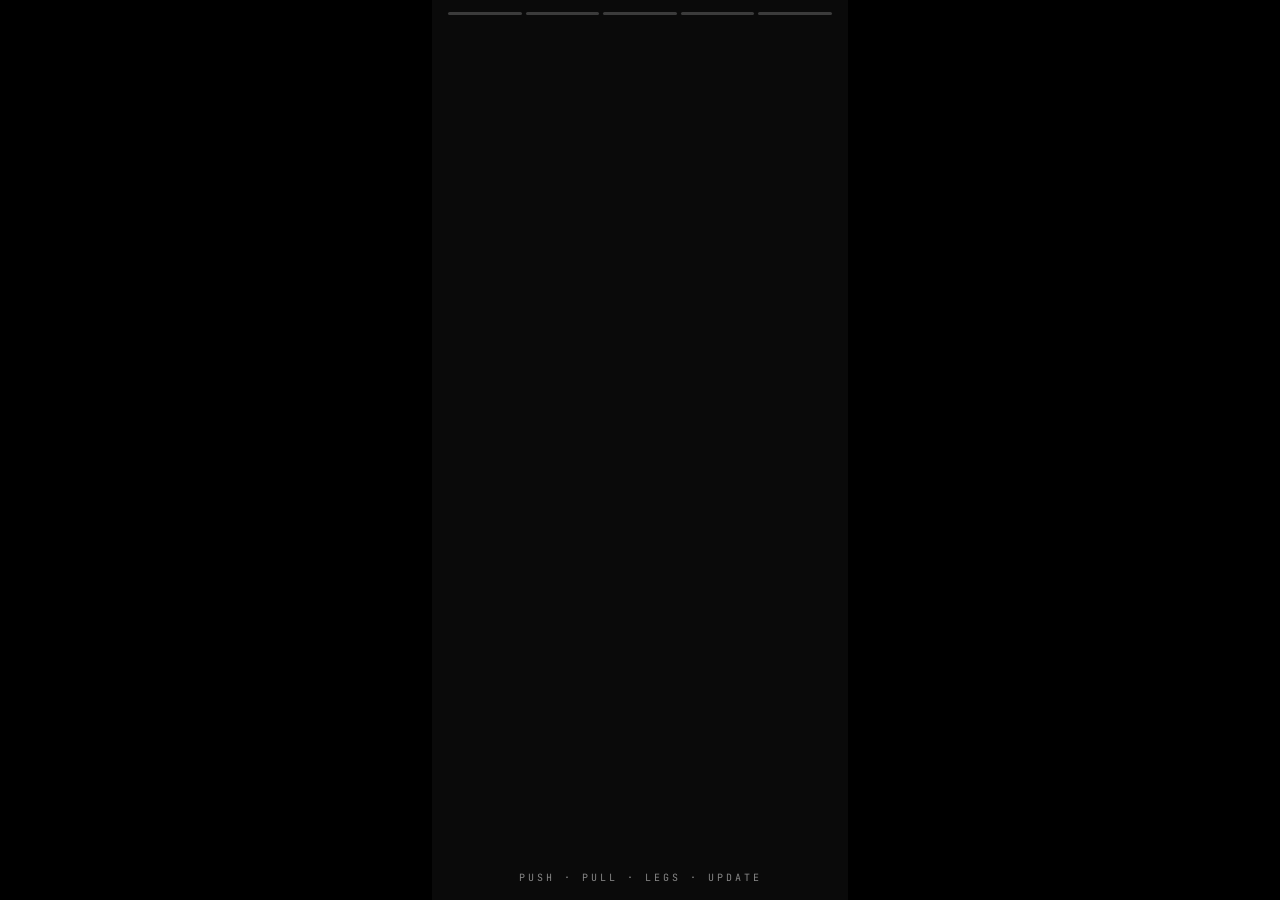
<file: update-news.html>
<!DOCTYPE html>
<html lang="de">
<head>
<meta charset="UTF-8">
<meta name="viewport" content="width=device-width, initial-scale=1.0, viewport-fit=cover">
<title>PPL · Update News</title>
<link rel="preconnect" href="https://fonts.googleapis.com">
<link rel="preconnect" href="https://fonts.gstatic.com" crossorigin>
<link href="https://fonts.googleapis.com/css2?family=Bebas+Neue&family=JetBrains+Mono:wght@400;500;700&display=swap" rel="stylesheet">
<style>
  :root {
    --bg: #0a0a0a;
    --surface: #151515;
    --surface-2: #1f1f1f;
    --border: #2a2a2a;
    --text: #f5f5f5;
    --text-dim: #888;
    --push: #ff3b30;
    --pull: #30d158;
    --legs: #ffcc00;
    --pack: #0a84ff;
  }

  * { margin: 0; padding: 0; box-sizing: border-box; }

  html, body {
    background: #000;
    color: var(--text);
    font-family: 'JetBrains Mono', monospace;
    overflow: hidden;
    height: 100%;
    height: 100dvh;
  }

  body {
    display: flex;
    align-items: center;
    justify-content: center;
  }

  .story {
    position: relative;
    background: var(--bg);
    width: 100vw;
    height: 100vh;
    height: 100dvh;
    max-width: min(100vw, calc(100vh * 9 / 19.5));
    overflow: hidden;
  }

  .progress {
    position: absolute;
    top: calc(env(safe-area-inset-top, 0px) + 12px);
    left: calc(env(safe-area-inset-left, 0px) + 16px);
    right: calc(env(safe-area-inset-right, 0px) + 16px);
    display: flex;
    gap: 4px;
    z-index: 10;
  }

  .progress-seg {
    flex: 1;
    height: 3px;
    background: rgba(255, 255, 255, 0.2);
    border-radius: 2px;
    overflow: hidden;
    position: relative;
  }

  .progress-seg::after {
    content: '';
    position: absolute;
    inset: 0;
    background: var(--text);
    transform: scaleX(0);
    transform-origin: left;
    animation: progress-fill 15s linear infinite;
  }

  .progress-seg:nth-child(1)::after { animation-name: p1; }
  .progress-seg:nth-child(2)::after { animation-name: p2; }
  .progress-seg:nth-child(3)::after { animation-name: p3; }
  .progress-seg:nth-child(4)::after { animation-name: p4; }
  .progress-seg:nth-child(5)::after { animation-name: p5; }

  @keyframes p1 { 0% { transform: scaleX(0); } 20% { transform: scaleX(1); } 100% { transform: scaleX(1); } }
  @keyframes p2 { 0%, 20% { transform: scaleX(0); } 40% { transform: scaleX(1); } 100% { transform: scaleX(1); } }
  @keyframes p3 { 0%, 40% { transform: scaleX(0); } 60% { transform: scaleX(1); } 100% { transform: scaleX(1); } }
  @keyframes p4 { 0%, 60% { transform: scaleX(0); } 80% { transform: scaleX(1); } 100% { transform: scaleX(1); } }
  @keyframes p5 { 0%, 80% { transform: scaleX(0); } 100% { transform: scaleX(1); } }

  .scene {
    position: absolute;
    inset: 0;
    padding:
      calc(env(safe-area-inset-top, 0px) + 48px)
      calc(env(safe-area-inset-right, 0px) + 24px)
      calc(env(safe-area-inset-bottom, 0px) + 60px)
      calc(env(safe-area-inset-left, 0px) + 24px);
    display: flex;
    flex-direction: column;
    justify-content: center;
    opacity: 0;
    animation-duration: 15s;
    animation-iteration-count: infinite;
    animation-timing-function: ease-in-out;
    overflow: hidden;
  }

  .scene:nth-child(2) { animation-name: s1; }
  .scene:nth-child(3) { animation-name: s2; }
  .scene:nth-child(4) { animation-name: s3; }
  .scene:nth-child(5) { animation-name: s4; }
  .scene:nth-child(6) { animation-name: s5; }

  @keyframes s1 {
    0% { opacity: 0; transform: scale(0.96); }
    3% { opacity: 1; transform: scale(1); }
    17% { opacity: 1; }
    20% { opacity: 0; transform: scale(1.03); }
    100% { opacity: 0; }
  }
  @keyframes s2 {
    0%, 20% { opacity: 0; transform: scale(0.96); }
    23% { opacity: 1; transform: scale(1); }
    37% { opacity: 1; }
    40% { opacity: 0; transform: scale(1.03); }
    100% { opacity: 0; }
  }
  @keyframes s3 {
    0%, 40% { opacity: 0; transform: scale(0.96); }
    43% { opacity: 1; transform: scale(1); }
    57% { opacity: 1; }
    60% { opacity: 0; transform: scale(1.03); }
    100% { opacity: 0; }
  }
  @keyframes s4 {
    0%, 60% { opacity: 0; transform: scale(0.96); }
    63% { opacity: 1; transform: scale(1); }
    77% { opacity: 1; }
    80% { opacity: 0; transform: scale(1.03); }
    100% { opacity: 0; }
  }
  @keyframes s5 {
    0%, 80% { opacity: 0; transform: scale(0.96); }
    83% { opacity: 1; transform: scale(1); }
    100% { opacity: 1; transform: scale(1); }
  }

  .badge {
    display: inline-block;
    font-size: 10px;
    letter-spacing: 0.3em;
    color: white;
    background: var(--push);
    padding: 4px 10px;
    border-radius: 4px;
    text-transform: uppercase;
    margin-bottom: 18px;
    align-self: flex-start;
  }

  .headline {
    font-family: 'Bebas Neue', sans-serif;
    font-size: clamp(48px, 13vw, 90px);
    line-height: 0.95;
    letter-spacing: 0.02em;
    margin-bottom: 16px;
  }

  .headline .push { color: var(--push); }
  .headline .pull { color: var(--pull); }
  .headline .legs { color: var(--legs); }

  .sub {
    font-size: 15px;
    color: var(--text-dim);
    line-height: 1.55;
    max-width: 360px;
  }

  .sub strong { color: var(--text); font-weight: 500; }

  /* Scene 2 · Leg Day witz */
  .quote {
    font-family: 'JetBrains Mono', monospace;
    font-size: 17px;
    line-height: 1.4;
    color: var(--text-dim);
    font-style: italic;
    margin-bottom: 18px;
  }

  .answer {
    font-family: 'Bebas Neue', sans-serif;
    font-size: clamp(56px, 15vw, 96px);
    line-height: 0.95;
    color: var(--push);
    letter-spacing: 0.02em;
    margin-bottom: 6px;
  }

  .kicker {
    font-family: 'Bebas Neue', sans-serif;
    font-size: clamp(28px, 8vw, 46px);
    line-height: 1;
    letter-spacing: 0.02em;
    margin-bottom: 22px;
  }

  /* Scene 3 · Editor Mockup */
  .mock-card {
    background: var(--surface);
    border: 1px solid var(--border);
    border-radius: 16px;
    padding: 18px 18px 14px;
    margin-bottom: 22px;
  }

  .mock-label {
    font-size: 10px;
    letter-spacing: 0.15em;
    color: var(--text-dim);
    text-transform: uppercase;
    margin-bottom: 4px;
  }

  .mock-input {
    background: var(--surface-2);
    border: 1px solid var(--border);
    border-radius: 8px;
    padding: 10px 12px;
    font-size: 13px;
    color: var(--text);
    font-family: 'JetBrains Mono', monospace;
    margin-bottom: 12px;
  }

  .mock-input.dim { color: var(--text-dim); }

  .mock-row {
    display: flex;
    gap: 8px;
  }

  .mock-row .mock-field { flex: 1; }
  .mock-row .mock-field.small { flex: 0 0 72px; }

  /* Scene 4 · Template-Preview (Frauen-Pläne) */
  .template-preview {
    display: flex;
    flex-direction: column;
    gap: 10px;
    margin-bottom: 22px;
  }

  .template-preview-card {
    background: var(--surface);
    border: 1px solid var(--border);
    border-radius: 12px;
    padding: 14px 16px;
  }

  .template-preview-card.featured {
    border-color: var(--pack);
    box-shadow: 0 0 0 1px var(--pack);
  }

  .template-preview-name {
    font-family: 'Bebas Neue', sans-serif;
    font-size: 20px;
    letter-spacing: 0.03em;
    line-height: 1;
    margin-bottom: 8px;
  }

  .template-preview-tags {
    display: flex;
    gap: 6px;
    flex-wrap: wrap;
  }

  .template-preview-tag {
    font-size: 9px;
    letter-spacing: 0.18em;
    text-transform: uppercase;
    color: var(--text-dim);
    background: var(--surface-2);
    padding: 3px 8px;
    border-radius: 4px;
  }

  .template-preview-tag.highlight {
    background: var(--pack);
    color: white;
  }

  /* Scene 5 · CTA */
  .cta-card {
    text-align: center;
  }

  .cta-mark {
    font-family: 'Bebas Neue', sans-serif;
    font-size: clamp(70px, 20vw, 140px);
    letter-spacing: 0.08em;
    line-height: 1;
    background: linear-gradient(135deg, var(--push) 0%, var(--legs) 50%, var(--pull) 100%);
    background-clip: text;
    -webkit-background-clip: text;
    color: transparent;
    margin-bottom: 20px;
  }

  .cta-headline {
    font-family: 'Bebas Neue', sans-serif;
    font-size: clamp(26px, 7vw, 44px);
    line-height: 1;
    margin-bottom: 14px;
  }

  .cta-sub {
    font-size: 13px;
    color: var(--text-dim);
    line-height: 1.6;
    max-width: 300px;
    margin: 0 auto 24px;
  }

  .cta-box {
    display: inline-flex;
    align-items: center;
    gap: 10px;
    padding: 14px 22px;
    background: var(--text);
    color: var(--bg);
    border-radius: 12px;
    font-size: 13px;
    font-weight: 700;
    letter-spacing: 0.15em;
    text-transform: uppercase;
    animation: cta-pulse 2s ease-in-out infinite;
  }

  @keyframes cta-pulse {
    0%, 100% { transform: scale(1); box-shadow: 0 0 0 0 rgba(245, 245, 245, 0.6); }
    50% { transform: scale(1.03); box-shadow: 0 0 0 14px rgba(245, 245, 245, 0); }
  }

  .brand-footer {
    position: absolute;
    bottom: calc(env(safe-area-inset-bottom, 0px) + 16px);
    left: 0;
    right: 0;
    text-align: center;
    font-size: 10px;
    color: var(--text-dim);
    letter-spacing: 0.3em;
    text-transform: uppercase;
  }
</style>
</head>
<body>
  <div class="story">

    <div class="progress">
      <div class="progress-seg"></div>
      <div class="progress-seg"></div>
      <div class="progress-seg"></div>
      <div class="progress-seg"></div>
      <div class="progress-seg"></div>
    </div>

    <!-- SCENE 1 · Hook -->
    <div class="scene">
      <div class="badge">Update</div>
      <h1 class="headline">
        <span class="push">NEU</span> in der<br>App.
      </h1>
      <div class="sub"><strong>Push · Pull · Legs</strong> kann ab jetzt mehr als nur den Standard-Split.</div>
    </div>

    <!-- SCENE 2 · Leg Day Witz -->
    <div class="scene">
      <div class="quote">"Puh, schon wieder<br>Leg Day diese Woche?"</div>
      <div class="answer">KEIN PROBLEM.</div>
      <div class="kicker">Bau dir deinen<br>eigenen Plan.</div>
      <div class="sub">Trainings-Tage, Übungen, Pausenzeiten. <strong>Alles selbst.</strong></div>
    </div>

    <!-- SCENE 3 · Editor Mockup -->
    <div class="scene">
      <div class="badge" style="background: var(--pack)">Editor</div>
      <h1 class="headline" style="font-size: clamp(38px, 10vw, 64px)">Jede Übung.<br>Dein Ding.</h1>
      <div class="mock-card">
        <div class="mock-label">Name</div>
        <div class="mock-input">Bankdrücken</div>
        <div class="mock-row">
          <div class="mock-field small">
            <div class="mock-label">Sätze</div>
            <div class="mock-input">4</div>
          </div>
          <div class="mock-field">
            <div class="mock-label">Wdh</div>
            <div class="mock-input">6-8</div>
          </div>
          <div class="mock-field small">
            <div class="mock-label">Pause</div>
            <div class="mock-input">180s</div>
          </div>
        </div>
      </div>
      <div class="sub">Name, Sätze, Wdh, Pause, Gewicht. <strong>Jedes Feld selbst gesetzt.</strong></div>
    </div>

    <!-- SCENE 4 · Frauen-Pläne / Vorlagen -->
    <div class="scene">
      <div class="badge" style="background: var(--pull)">Vorlagen</div>
      <h1 class="headline" style="font-size: clamp(38px, 10vw, 64px)">Auch für<br>Frauen.</h1>
      <div class="template-preview">
        <div class="template-preview-card featured">
          <div class="template-preview-name">Glute Focus 4×</div>
          <div class="template-preview-tags">
            <span class="template-preview-tag highlight">Frauen</span>
            <span class="template-preview-tag">Glutes</span>
          </div>
        </div>
        <div class="template-preview-card featured">
          <div class="template-preview-name">Ganzkörper Glute-Bias 3×</div>
          <div class="template-preview-tags">
            <span class="template-preview-tag highlight">Frauen</span>
            <span class="template-preview-tag">Anfänger</span>
          </div>
        </div>
      </div>
      <div class="sub">Fertige Glute-Pläne, direkt startklar. <strong>Anpassen oder loslegen.</strong></div>
    </div>

    <!-- SCENE 5 · CTA -->
    <div class="scene">
      <div class="cta-card">
        <div class="cta-mark">PPL</div>
        <div class="cta-headline">Jetzt updaten</div>
        <div class="cta-sub">Hol dir das neueste Release. Link in Bio. Wenn du die App schon hast, einfach neu öffnen.</div>
        <div class="cta-box">
          Öffnen <span>→</span>
        </div>
      </div>
    </div>

    <div class="brand-footer">Push · Pull · Legs · Update</div>
  </div>
</body>
</html>
</file>
<file: styles.css>
* { margin: 0; padding: 0; box-sizing: border-box; -webkit-tap-highlight-color: transparent; }

:root {
  --bg: #0a0a0a;
  --surface: #151515;
  --surface-2: #1f1f1f;
  --border: #2a2a2a;
  --text: #f5f5f5;
  --text-dim: #888;
  --push: #ff3b30;
  --pull: #30d158;
  --legs: #ffcc00;
  --pack: #0a84ff;
}

html { color-scheme: dark; }

html.light {
  --bg: #f5f5f7;
  --surface: #ffffff;
  --surface-2: #ebebed;
  --border: #d2d2d7;
  --text: #1d1d1f;
  --text-dim: #6e6e73;
  color-scheme: light;
}

html { scroll-behavior: smooth; }

body {
  background: var(--bg);
  color: var(--text);
  font-family: 'JetBrains Mono', monospace;
  font-size: 15px;
  line-height: 1.5;
  min-height: 100vh;
  padding: env(safe-area-inset-top) 0 env(safe-area-inset-bottom);
  overflow-x: hidden;
}

.container {
  max-width: 520px;
  margin: 0 auto;
  padding: 24px 20px 40px;
}

header {
  margin-bottom: 24px;
  padding-bottom: 24px;
  border-bottom: 1px solid var(--border);
}

.eyebrow {
  font-size: 11px;
  letter-spacing: 0.2em;
  color: var(--text-dim);
  text-transform: uppercase;
  margin-bottom: 8px;
}

h1 {
  font-family: 'Bebas Neue', sans-serif;
  font-size: clamp(48px, 14vw, 72px);
  line-height: 0.9;
  letter-spacing: 0.02em;
  margin-bottom: 4px;
}

h1 .dot { display: inline-block; margin: 0 4px; }
h1 .push-t { color: var(--push); }
h1 .pull-t { color: var(--pull); }
h1 .legs-t { color: var(--legs); }

.sub {
  font-size: 12px;
  color: var(--text-dim);
  margin-top: 12px;
}

.tabs {
  display: grid;
  grid-template-columns: 1fr 1fr;
  gap: 8px;
  background: var(--surface);
  border: 1px solid var(--border);
  border-radius: 12px;
  padding: 4px;
  margin-bottom: 24px;
}

.tab {
  font-family: 'Bebas Neue', sans-serif;
  font-size: 18px;
  letter-spacing: 0.1em;
  padding: 10px;
  text-align: center;
  border-radius: 8px;
  cursor: pointer;
  color: var(--text-dim);
  transition: all 0.2s;
  user-select: none;
}

.tab.active {
  background: var(--surface-2);
  color: var(--text);
}

.challenge-tab {
  position: relative;
  overflow: hidden;
  display: inline-flex;
  align-items: center;
  justify-content: center;
  gap: 7px;
}

.challenge-tab::before {
  content: '';
  position: absolute;
  inset: 2px;
  border-radius: 7px;
  background: linear-gradient(135deg, rgba(255, 59, 48, 0.16), rgba(10, 132, 255, 0.16), rgba(48, 209, 88, 0.12));
  opacity: 0;
  transition: opacity 0.2s;
  pointer-events: none;
}

.challenge-tab.active::before,
.challenge-tab:hover::before {
  opacity: 1;
}

.challenge-tab-icon {
  position: relative;
  z-index: 1;
  min-width: 28px;
  height: 18px;
  display: inline-grid;
  place-items: center;
  color: var(--pack);
  font-family: 'JetBrains Mono', monospace;
  font-size: 9px;
  font-weight: 700;
  letter-spacing: 0.04em;
  line-height: 1;
  border: 1px solid currentColor;
  border-radius: 5px;
  background: rgba(10, 132, 255, 0.1);
  filter: drop-shadow(0 0 7px rgba(10, 132, 255, 0.65));
  animation: challenge-icon-pulse 2.2s ease-in-out infinite;
}

.challenge-tab span:last-child {
  position: relative;
  z-index: 1;
}

.challenge-tab.active .challenge-tab-icon {
  color: var(--legs);
  background: rgba(255, 204, 0, 0.12);
  filter: drop-shadow(0 0 8px rgba(255, 204, 0, 0.7));
}

@keyframes challenge-icon-pulse {
  0%, 100% { transform: scale(1) rotate(0deg); opacity: 0.86; }
  45% { transform: scale(1.12) rotate(-6deg); opacity: 1; }
  70% { transform: scale(1.02) rotate(4deg); opacity: 0.95; }
}

/* "Bald"-Tab mit Shimmer */
.tab-soon {
  position: relative;
  overflow: hidden;
  display: inline-flex;
  align-items: center;
  justify-content: center;
  gap: 6px;
  background: linear-gradient(135deg, rgba(10, 132, 255, 0.18), rgba(48, 209, 88, 0.14));
  border: 1px solid rgba(10, 132, 255, 0.45);
  color: var(--text);
}

.tab-soon::before {
  content: '';
  position: absolute;
  top: 0;
  left: -60%;
  width: 60%;
  height: 100%;
  background: linear-gradient(
    90deg,
    transparent 0%,
    rgba(255, 255, 255, 0.18) 50%,
    transparent 100%
  );
  transform: skewX(-20deg);
  animation: tab-shimmer 3.2s ease-in-out infinite;
  pointer-events: none;
}

@keyframes tab-shimmer {
  0% { left: -60%; }
  60% { left: 130%; }
  100% { left: 130%; }
}

.tab-soon-lock {
  font-size: 12px;
  line-height: 1;
  opacity: 0.85;
  filter: drop-shadow(0 0 4px rgba(10, 132, 255, 0.5));
}

.tab-soon-label { letter-spacing: 0.12em; }

.tab-soon:active { transform: scale(0.98); }

.view { display: none; }
.view.active { display: block; }

/* ==== Challenge View ==== */
.challenge-mode-switch {
  display: grid;
  grid-template-columns: 1fr 1fr;
  gap: 6px;
  background: var(--surface);
  border: 1px solid var(--border);
  border-radius: 12px;
  padding: 4px;
  margin-bottom: 14px;
}

.challenge-mode-switch button {
  font-family: 'JetBrains Mono', monospace;
  font-size: 11px;
  font-weight: 700;
  letter-spacing: 0.12em;
  text-transform: uppercase;
  color: var(--text-dim);
  background: transparent;
  border: 0;
  border-radius: 8px;
  padding: 10px 8px;
  cursor: pointer;
}

.challenge-mode-switch button.active {
  color: white;
  background: var(--pack);
}

.challenge-shell {
  display: flex;
  flex-direction: column;
  gap: 14px;
}

.challenge-shell.hidden {
  display: none;
}

.challenge-hero {
  background: var(--surface);
  border: 1px solid var(--border);
  border-radius: 16px;
  padding: 22px 20px;
  overflow: hidden;
  position: relative;
}

.challenge-hero::before {
  content: '';
  position: absolute;
  inset: 0;
  background:
    linear-gradient(135deg, rgba(255, 59, 48, 0.14), transparent 42%),
    linear-gradient(315deg, rgba(48, 209, 88, 0.12), transparent 46%);
  pointer-events: none;
}

.challenge-hero > * {
  position: relative;
  z-index: 1;
}

.challenge-eyebrow {
  font-size: 10px;
  letter-spacing: 0.28em;
  color: var(--pack);
  text-transform: uppercase;
  margin-bottom: 8px;
}

.challenge-title {
  font-family: 'Bebas Neue', sans-serif;
  font-size: 42px;
  line-height: 0.95;
  letter-spacing: 0.04em;
  color: var(--text);
}

.challenge-intro {
  font-size: 12px;
  color: var(--text-dim);
  line-height: 1.55;
  margin-top: 12px;
}

.challenge-progress {
  height: 5px;
  background: rgba(255, 255, 255, 0.1);
  border-radius: 3px;
  overflow: hidden;
  margin-top: 18px;
}

html.light .challenge-progress { background: rgba(0, 0, 0, 0.08); }

.challenge-progress div {
  height: 100%;
  background: linear-gradient(90deg, var(--push), var(--pull), var(--legs));
  transition: width 0.35s ease;
}

.challenge-card {
  background: var(--surface);
  border: 1px solid var(--border);
  border-radius: 14px;
  padding: 18px;
}

.challenge-card-title {
  font-family: 'Bebas Neue', sans-serif;
  font-size: 24px;
  letter-spacing: 0.04em;
  color: var(--text);
  line-height: 1;
}

.challenge-card-text {
  font-size: 12px;
  color: var(--text-dim);
  line-height: 1.55;
  margin-top: 8px;
}

.challenge-auto {
  margin-top: 12px;
  padding: 10px 12px;
  background: rgba(10, 132, 255, 0.12);
  border: 1px solid rgba(10, 132, 255, 0.35);
  border-radius: 10px;
  color: var(--pack);
  font-size: 11px;
}

.challenge-gender-row {
  display: grid;
  grid-template-columns: 1fr 1fr;
  gap: 8px;
  margin-top: 14px;
}

.challenge-gender-row button {
  font-family: 'JetBrains Mono', monospace;
  font-size: 11px;
  letter-spacing: 0.14em;
  text-transform: uppercase;
  padding: 12px 10px;
  background: var(--surface-2);
  border: 1px solid var(--border);
  color: var(--text-dim);
  border-radius: 10px;
  cursor: pointer;
}

.challenge-gender-row button.active {
  color: white;
  background: var(--pack);
  border-color: var(--pack);
}

.challenge-gender-row button:disabled {
  cursor: default;
  opacity: 0.75;
}

.challenge-card.commit {
  text-align: center;
}

.challenge-hold {
  --hold: 0;
  width: 148px;
  height: 148px;
  margin: 18px auto 10px;
  border-radius: 50%;
  border: none;
  padding: 9px;
  cursor: pointer;
  color: white;
  background: conic-gradient(var(--pack) calc(var(--hold) * 1turn), var(--surface-2) 0);
  touch-action: none;
  position: relative;
  display: grid;
  place-items: center;
}

.challenge-hold::before {
  content: '';
  position: absolute;
  inset: 9px;
  border-radius: 50%;
  background: var(--surface);
  border: 1px solid var(--border);
}

.challenge-hold span {
  position: relative;
  z-index: 1;
  font-family: 'Bebas Neue', sans-serif;
  font-size: 25px;
  line-height: 0.95;
  letter-spacing: 0.05em;
  max-width: 86px;
}

.challenge-hold.holding {
  transform: scale(0.98);
}

.challenge-hold-hint {
  font-size: 10px;
  letter-spacing: 0.18em;
  text-transform: uppercase;
  color: var(--text-dim);
}

.challenge-meta {
  display: grid;
  grid-template-columns: 1fr 1fr;
  gap: 8px;
}

.challenge-meta > div {
  background: var(--surface);
  border: 1px solid var(--border);
  border-radius: 12px;
  padding: 12px;
}

.challenge-meta span,
.challenge-meta strong {
  display: block;
}

.challenge-meta span {
  font-size: 10px;
  color: var(--text-dim);
  letter-spacing: 0.16em;
  text-transform: uppercase;
  margin-bottom: 4px;
}

.challenge-meta strong {
  font-family: 'Bebas Neue', sans-serif;
  font-size: 22px;
  letter-spacing: 0.04em;
  color: var(--text);
  font-weight: 400;
}

.challenge-list {
  background: var(--surface);
  border: 1px solid var(--border);
  border-radius: 16px;
  overflow: hidden;
}

.challenge-ex {
  display: grid;
  grid-template-columns: auto 1fr auto;
  align-items: center;
  gap: 14px;
  padding: 15px 18px;
  border-top: 1px solid var(--border);
}

.challenge-ex:first-child { border-top: none; }

.challenge-ex-num {
  font-family: 'Bebas Neue', sans-serif;
  font-size: 22px;
  color: var(--text-dim);
  width: 28px;
}

.challenge-ex-name {
  font-size: 14px;
  font-weight: 700;
  color: var(--text);
}

.challenge-ex-note {
  font-size: 11px;
  color: var(--text-dim);
  margin-top: 3px;
}

.challenge-ex.done .challenge-ex-name,
.challenge-ex.done .challenge-ex-note,
.challenge-ex.done .challenge-ex-num {
  color: var(--text-dim);
}

.challenge-ex-check {
  width: 34px;
  height: 34px;
  border-radius: 50%;
  border: 1px solid var(--border);
  background: var(--surface-2);
  color: transparent;
  display: grid;
  place-items: center;
  cursor: pointer;
  transition: transform 0.15s, background 0.15s, border-color 0.15s, color 0.15s;
}

.challenge-ex-check svg {
  width: 17px;
  height: 17px;
}

.challenge-ex-check.done {
  background: var(--pull);
  border-color: var(--pull);
  color: #071107;
}

.challenge-ex-check:active {
  transform: scale(0.94);
}

.challenge-check {
  width: 100%;
  font-family: 'JetBrains Mono', monospace;
  font-size: 12px;
  font-weight: 700;
  letter-spacing: 0.16em;
  text-transform: uppercase;
  padding: 15px 16px;
  background: var(--pack);
  border: 1px solid var(--pack);
  color: white;
  border-radius: 12px;
  cursor: pointer;
}

.challenge-check.done,
.challenge-check:disabled {
  background: var(--surface-2);
  border-color: var(--border);
  color: var(--text-dim);
  cursor: default;
}

/* ==== Progress View ==== */
.progress-header { margin: 4px 0 18px; }
.progress-eyebrow {
  font-family: 'JetBrains Mono', monospace;
  font-size: 10px;
  letter-spacing: 0.3em;
  text-transform: uppercase;
  color: var(--pull);
  margin-bottom: 6px;
}
.progress-title {
  font-family: 'Bebas Neue', sans-serif;
  font-size: 38px;
  letter-spacing: 0.04em;
  line-height: 1;
  color: var(--text);
}
.progress-sub {
  font-size: 12px;
  color: var(--text-dim);
  line-height: 1.5;
  margin-top: 6px;
}

.progress-list {
  display: flex;
  flex-direction: column;
  gap: 8px;
}

.progress-row {
  display: grid;
  grid-template-columns: 1fr auto;
  grid-template-areas:
    'name delta'
    'spark spark';
  gap: 6px 12px;
  align-items: center;
  padding: 14px 14px 12px;
  background: var(--surface);
  border: 1px solid var(--border);
  border-radius: 12px;
  cursor: pointer;
  transition: transform 0.1s, border-color 0.15s;
}
.progress-row:active { transform: scale(0.99); }
.progress-row.top { border-color: var(--pull); box-shadow: 0 0 0 1px var(--pull) inset; }

.progress-row-name {
  grid-area: name;
  font-family: 'Bebas Neue', sans-serif;
  font-size: 18px;
  letter-spacing: 0.04em;
  color: var(--text);
  display: flex;
  align-items: center;
  gap: 8px;
  min-width: 0;
}
.progress-row-name .name-text {
  white-space: nowrap;
  overflow: hidden;
  text-overflow: ellipsis;
}
.progress-row-name .pr-badge {
  font-size: 14px;
  line-height: 1;
  filter: drop-shadow(0 0 4px rgba(255, 204, 0, 0.6));
}

.progress-row-delta {
  grid-area: delta;
  font-family: 'JetBrains Mono', monospace;
  font-size: 12px;
  letter-spacing: 0.05em;
  text-align: right;
  white-space: nowrap;
}
.progress-row-delta.up { color: var(--pull); }
.progress-row-delta.same { color: var(--text-dim); }
.progress-row-delta .delta-pct {
  display: block;
  font-size: 10px;
  color: var(--text-dim);
  margin-top: 1px;
  letter-spacing: 0.1em;
}

.progress-row-spark {
  grid-area: spark;
  height: 32px;
  width: 100%;
}
.progress-row-spark svg { display: block; width: 100%; height: 100%; }

.progress-empty {
  text-align: center;
  padding: 40px 24px;
  color: var(--text-dim);
}
.progress-empty .e-title {
  font-family: 'Bebas Neue', sans-serif;
  font-size: 22px;
  color: var(--text);
  margin-bottom: 8px;
  letter-spacing: 0.04em;
}
.progress-empty .e-text { font-size: 13px; line-height: 1.55; }

/* ==== Progress Detail Sheet ==== */
.progress-detail {
  position: fixed;
  inset: 0;
  background: rgba(0, 0, 0, 0.7);
  backdrop-filter: blur(6px);
  z-index: 220;
  display: flex;
  align-items: flex-end;
  justify-content: center;
  padding: 0;
  animation: fade-in 0.2s ease;
}
.progress-detail.hidden { display: none; }

.progress-detail-card {
  position: relative;
  width: 100%;
  max-width: 460px;
  background: var(--surface);
  border: 1px solid var(--border);
  border-radius: 18px 18px 0 0;
  padding: 22px 22px calc(28px + env(safe-area-inset-bottom));
  animation: slide-up 0.28s cubic-bezier(0.22, 1, 0.36, 1);
}

@keyframes slide-up {
  from { transform: translateY(100%); }
  to { transform: translateY(0); }
}
@keyframes fade-in {
  from { opacity: 0; }
  to { opacity: 1; }
}

.progress-detail-close {
  position: absolute;
  top: 14px;
  right: 14px;
  width: 30px;
  height: 30px;
  border-radius: 50%;
  border: 1px solid var(--border);
  background: var(--surface-2);
  color: var(--text);
  font-size: 18px;
  line-height: 1;
  cursor: pointer;
}

.progress-detail-name {
  font-family: 'Bebas Neue', sans-serif;
  font-size: 26px;
  letter-spacing: 0.04em;
  color: var(--text);
  padding-right: 40px;
  margin-bottom: 4px;
}

.progress-detail-meta {
  font-family: 'JetBrains Mono', monospace;
  font-size: 11px;
  letter-spacing: 0.1em;
  color: var(--text-dim);
  margin-bottom: 18px;
}

.progress-detail-chart {
  width: 100%;
  height: 140px;
  background: var(--surface-2);
  border-radius: 10px;
  padding: 12px;
  margin-bottom: 18px;
}
.progress-detail-chart svg { display: block; width: 100%; height: 100%; }

.progress-detail-stats {
  display: grid;
  grid-template-columns: 1fr 1fr 1fr;
  gap: 8px;
}
.progress-stat {
  background: var(--surface-2);
  border: 1px solid var(--border);
  border-radius: 10px;
  padding: 10px 6px;
  text-align: center;
  min-width: 0;
}
.progress-stat-label {
  font-family: 'JetBrains Mono', monospace;
  font-size: 9px;
  letter-spacing: 0.18em;
  text-transform: uppercase;
  color: var(--text-dim);
  margin-bottom: 4px;
}
.progress-stat-value {
  font-family: 'Bebas Neue', sans-serif;
  font-size: clamp(18px, 5.6vw, 22px);
  letter-spacing: 0.04em;
  color: var(--text);
  white-space: nowrap;
}
.progress-stat-value .unit {
  font-size: 0.7em;
  margin-left: 2px;
  color: var(--text-dim);
  letter-spacing: 0.05em;
}
.progress-stat-value.accent { color: var(--pull); }
.progress-stat-value.accent .unit { color: rgba(48, 209, 88, 0.65); }

/* ==== Inline Mini-Bar in Plan View ==== */
.ex-progress {
  display: flex;
  align-items: center;
  gap: 8px;
  margin-top: 10px;
  font-family: 'JetBrains Mono', monospace;
  font-size: 10px;
  letter-spacing: 0.06em;
  color: var(--text-dim);
}
.ex-progress .bar {
  flex: 1;
  height: 4px;
  border-radius: 2px;
  background: var(--surface-2);
  overflow: hidden;
  position: relative;
}
.ex-progress .bar .fill {
  position: absolute;
  inset: 0;
  width: 0%;
  background: linear-gradient(90deg, var(--text-dim), var(--pull));
  border-radius: 2px;
  transition: width 0.4s ease;
}
.ex-progress.same .bar .fill { background: var(--border); }
.ex-progress .delta {
  white-space: nowrap;
  color: var(--pull);
  font-weight: 700;
}
.ex-progress.same .delta { color: var(--text-dim); font-weight: 400; }
.ex-progress .pr-icon {
  font-size: 12px;
  line-height: 1;
  filter: drop-shadow(0 0 4px rgba(255, 204, 0, 0.6));
}

.plan-switch {
  display: flex;
  gap: 4px;
  background: var(--surface);
  border: 1px solid var(--border);
  border-radius: 10px;
  padding: 4px;
  margin-bottom: 12px;
}

.plan-switch button {
  flex: 1;
  font-family: 'JetBrains Mono', monospace;
  font-size: 11px;
  letter-spacing: 0.15em;
  text-transform: uppercase;
  padding: 9px 6px;
  background: transparent;
  border: none;
  color: var(--text-dim);
  border-radius: 6px;
  cursor: pointer;
  transition: background 0.15s, color 0.15s;
}

.plan-switch button.active {
  background: var(--surface-2);
  color: var(--text);
}

.plan-switch button:active { transform: scale(0.98); }

.stats-bar {
  display: grid;
  grid-template-columns: 1fr 1fr;
  gap: 8px;
  background: var(--surface);
  border: 1px solid var(--border);
  border-radius: 12px;
  padding: 12px 16px;
  margin-bottom: 16px;
}

.stat {
  text-align: center;
  position: relative;
  border-radius: 10px;
  padding: 4px 0;
  overflow: hidden;
  isolation: isolate;
}

.stat-label {
  font-size: 10px;
  letter-spacing: 0.2em;
  color: var(--text-dim);
  text-transform: uppercase;
  margin-bottom: 2px;
  position: relative;
  z-index: 2;
}

.stat-value {
  font-family: 'Bebas Neue', sans-serif;
  font-size: 26px;
  color: var(--text);
  letter-spacing: 0.05em;
  line-height: 1;
  position: relative;
  z-index: 2;
}

.flame {
  position: absolute;
  left: 50%;
  bottom: -20%;
  width: 90%;
  height: 180%;
  transform: translateX(-50%);
  pointer-events: none;
  opacity: 0;
  transition: opacity 0.5s;
  z-index: 0;
}

.stat.streak-active .flame { opacity: 1; }

.flame::before,
.flame::after {
  content: '';
  position: absolute;
  left: 50%;
  bottom: 0;
  transform: translateX(-50%);
  border-radius: 50%;
  filter: blur(8px);
  will-change: transform, opacity;
}

.flame::before {
  width: 80%;
  height: 85%;
  background: radial-gradient(ellipse 55% 75% at 50% 80%,
    rgba(255, 200, 70, 0.55) 0%,
    rgba(255, 120, 20, 0.45) 35%,
    rgba(255, 50, 0, 0.22) 65%,
    transparent 85%);
  animation: flame-flicker 1.9s ease-in-out infinite;
}

.flame::after {
  width: 55%;
  height: 70%;
  background: radial-gradient(ellipse 55% 70% at 50% 80%,
    rgba(255, 245, 180, 0.75) 0%,
    rgba(255, 180, 40, 0.55) 40%,
    rgba(255, 90, 0, 0.25) 70%,
    transparent 90%);
  filter: blur(4px);
  animation: flame-flicker 1.2s ease-in-out infinite reverse;
}

@keyframes flame-flicker {
  0%, 100% { transform: translateX(-50%) scale(1, 1); opacity: 0.85; }
  20% { transform: translateX(-52%) scale(0.96, 1.08); opacity: 1; }
  45% { transform: translateX(-48%) scale(1.05, 0.95); opacity: 0.9; }
  70% { transform: translateX(-51%) scale(0.98, 1.05); opacity: 1; }
}

.stat.streak-active .stat-value {
  text-shadow: 0 0 14px rgba(255, 140, 0, 0.55), 0 0 4px rgba(255, 220, 100, 0.6);
}

/* Light Mode: Flamme in Blau-Palette statt Orange */
html.light .flame::before {
  background: radial-gradient(ellipse 55% 75% at 50% 80%,
    rgba(120, 200, 255, 0.6) 0%,
    rgba(40, 130, 255, 0.5) 35%,
    rgba(10, 80, 200, 0.25) 65%,
    transparent 85%);
}

html.light .flame::after {
  background: radial-gradient(ellipse 55% 70% at 50% 80%,
    rgba(220, 240, 255, 0.85) 0%,
    rgba(120, 180, 255, 0.6) 40%,
    rgba(10, 132, 255, 0.3) 70%,
    transparent 90%);
}

html.light .stat.streak-active .stat-value {
  text-shadow: 0 0 14px rgba(10, 132, 255, 0.55), 0 0 4px rgba(120, 200, 255, 0.7);
}

.week {
  background: var(--surface);
  border: 1px solid var(--border);
  border-radius: 12px;
  padding: 14px 12px;
  margin-bottom: 24px;
  display: grid;
  grid-template-columns: repeat(7, 1fr);
  gap: 6px;
  text-align: center;
}

.week-day {
  display: flex;
  flex-direction: column;
  gap: 4px;
}

.week-day .d {
  font-size: 10px;
  color: var(--text-dim);
  letter-spacing: 0.1em;
}

.week-day .t {
  font-family: 'Bebas Neue', sans-serif;
  font-size: 14px;
  padding: 4px 2px;
  border-radius: 4px;
  letter-spacing: 0.05em;
}

.t.p-push { background: rgba(255, 59, 48, 0.15); color: var(--push); }
.t.p-pull { background: rgba(48, 209, 88, 0.15); color: var(--pull); }
.t.p-legs { background: rgba(255, 204, 0, 0.15); color: var(--legs); }
.t.rest { background: var(--surface-2); color: var(--text-dim); }

.week-day.today .d {
  color: var(--text);
  font-weight: 700;
}

.week-day.today .t {
  outline: 2px solid var(--text);
  outline-offset: 2px;
}

.day.is-today {
  border-color: var(--text);
  box-shadow: 0 0 0 1px var(--text);
}

.rest-banner {
  background: var(--surface);
  border: 1px solid var(--border);
  border-radius: 14px;
  padding: 18px 20px;
  margin-bottom: 16px;
  text-align: center;
}

.rest-banner.hidden { display: none; }

.rest-banner-title {
  font-family: 'Bebas Neue', sans-serif;
  font-size: 26px;
  letter-spacing: 0.08em;
  color: var(--text);
  margin-bottom: 6px;
}

.rest-banner-text {
  font-size: 12px;
  color: var(--text-dim);
  line-height: 1.6;
}

.actions-row {
  display: flex;
  justify-content: center;
  align-items: center;
  flex-wrap: wrap;
  gap: 10px;
  margin-bottom: 16px;
  padding: 10px 14px;
  background: var(--surface);
  border: 1px solid var(--border);
  border-radius: 12px;
}

.actions-row.has-freezes { justify-content: space-between; }

.freeze-badge {
  display: none;
  align-items: center;
  gap: 6px;
  font-size: 10px;
  letter-spacing: 0.18em;
  color: var(--text-dim);
  text-transform: uppercase;
}

.actions-row.has-freezes .freeze-badge { display: flex; }

.freeze-icon {
  font-size: 16px;
  line-height: 1;
  filter: drop-shadow(0 0 6px rgba(10, 132, 255, 0.6));
}

.freeze-count {
  font-family: 'Bebas Neue', sans-serif;
  font-size: 20px;
  letter-spacing: 0.05em;
  color: var(--pack);
  line-height: 1;
}

.share-btn {
  font-family: 'JetBrains Mono', monospace;
  font-size: 11px;
  letter-spacing: 0.15em;
  text-transform: uppercase;
  padding: 9px 16px;
  background: var(--surface-2);
  border: 1px solid var(--border);
  color: var(--text);
  border-radius: 8px;
  cursor: pointer;
  transition: background 0.15s, border-color 0.15s;
  display: flex;
  align-items: center;
  gap: 8px;
}

.share-btn:active {
  background: var(--pack);
  border-color: var(--pack);
  color: white;
}

.share-btn svg { width: 13px; height: 13px; }

.install-btn {
  font-family: 'JetBrains Mono', monospace;
  font-size: 11px;
  letter-spacing: 0.15em;
  text-transform: uppercase;
  padding: 9px 14px;
  background: var(--pack);
  border: 1px solid var(--pack);
  color: white;
  border-radius: 8px;
  cursor: pointer;
  transition: transform 0.1s;
  display: flex;
  align-items: center;
  gap: 8px;
}

.install-btn:active { transform: scale(0.97); }
.install-btn svg { width: 13px; height: 13px; }

.ig-overlay {
  position: fixed;
  inset: 0;
  background: rgba(10, 10, 10, 0.96);
  z-index: 500;
  display: flex;
  align-items: center;
  justify-content: center;
  padding: calc(env(safe-area-inset-top, 0px) + 80px) 24px calc(env(safe-area-inset-bottom, 0px) + 24px);
}

.ig-overlay.hidden { display: none; }

.ig-card {
  max-width: 420px;
  width: 100%;
  background: var(--surface);
  border: 1px solid var(--border);
  border-radius: 18px;
  padding: 28px 24px 22px;
  text-align: center;
}

.ig-eyebrow {
  font-size: 11px;
  letter-spacing: 0.2em;
  color: var(--text-dim);
  text-transform: uppercase;
  margin-bottom: 10px;
}

.ig-title {
  font-family: 'Bebas Neue', sans-serif;
  font-size: 34px;
  letter-spacing: 0.03em;
  line-height: 1;
  margin-bottom: 14px;
}

.ig-text {
  font-size: 14px;
  color: var(--text-dim);
  line-height: 1.6;
  margin-bottom: 20px;
}

.ig-text strong { color: var(--text); font-weight: 500; }

.ig-dismiss {
  display: block;
  width: 100%;
  background: var(--surface-2);
  border: 1px solid var(--border);
  color: var(--text);
  padding: 12px;
  border-radius: 10px;
  font-family: 'JetBrains Mono', monospace;
  font-size: 11px;
  letter-spacing: 0.15em;
  text-transform: uppercase;
  cursor: pointer;
}

.setting-toggle {
  display: flex;
  align-items: center;
  justify-content: space-between;
  margin-top: 14px;
  padding-top: 14px;
  border-top: 1px solid var(--border);
  gap: 12px;
}

.setting-toggle-label {
  font-size: 12px;
  color: var(--text);
  letter-spacing: 0.02em;
  flex: 1;
}

.setting-toggle-desc {
  font-size: 11px;
  color: var(--text-dim);
  margin-top: 2px;
  line-height: 1.4;
}

.toggle-switch {
  width: 42px;
  height: 24px;
  background: var(--surface-2);
  border: 1px solid var(--border);
  border-radius: 22px;
  position: relative;
  cursor: pointer;
  transition: background 0.2s, border-color 0.2s;
  flex-shrink: 0;
}

.toggle-switch::after {
  content: '';
  position: absolute;
  top: 2px;
  left: 2px;
  width: 18px;
  height: 18px;
  background: var(--text-dim);
  border-radius: 50%;
  transition: left 0.2s, background 0.2s;
}

.toggle-switch.on {
  background: var(--pack);
  border-color: var(--pack);
}

.toggle-switch.on::after {
  left: 20px;
  background: white;
}

.lang-switch {
  display: flex;
  gap: 4px;
  background: var(--surface-2);
  border: 1px solid var(--border);
  border-radius: 8px;
  padding: 3px;
  flex-shrink: 0;
}

.lang-switch button {
  font-family: 'JetBrains Mono', monospace;
  font-size: 11px;
  letter-spacing: 0.15em;
  text-transform: uppercase;
  padding: 6px 10px;
  background: transparent;
  border: none;
  color: var(--text-dim);
  border-radius: 5px;
  cursor: pointer;
  transition: background 0.15s, color 0.15s;
}

.lang-switch button.active {
  background: var(--surface);
  color: var(--text);
}

.toast {
  position: fixed;
  bottom: calc(env(safe-area-inset-bottom) + 32px);
  left: 50%;
  transform: translateX(-50%);
  background: var(--surface-2);
  color: var(--text);
  padding: 12px 20px;
  border-radius: 10px;
  border: 1px solid var(--border);
  font-size: 13px;
  box-shadow: 0 10px 40px rgba(0, 0, 0, 0.5);
  z-index: 300;
  animation: toast-in 0.28s ease-out;
  max-width: 420px;
  text-align: center;
}

.toast.leaving { opacity: 0; transition: opacity 0.3s; }

@keyframes toast-in {
  from { opacity: 0; transform: translate(-50%, 20px); }
  to { opacity: 1; transform: translate(-50%, 0); }
}

.day {
  background: var(--surface);
  border: 1px solid var(--border);
  border-radius: 16px;
  margin-bottom: 14px;
  overflow: hidden;
}

.day-head {
  display: flex;
  align-items: center;
  justify-content: space-between;
  padding: 18px 20px;
  cursor: pointer;
  user-select: none;
  transition: background 0.2s;
}

.day-head:active { background: var(--surface-2); }

.day-title {
  display: flex;
  align-items: center;
  gap: 12px;
}

.accent {
  width: 4px;
  height: 32px;
  border-radius: 2px;
}

.accent.push { background: var(--push); }
.accent.pull { background: var(--pull); }
.accent.legs { background: var(--legs); }

.day-label {
  font-family: 'Bebas Neue', sans-serif;
  font-size: 26px;
  letter-spacing: 0.05em;
}

.variant {
  font-size: 10px;
  color: var(--text-dim);
  letter-spacing: 0.15em;
  padding: 3px 8px;
  background: var(--surface-2);
  border-radius: 4px;
  margin-left: 8px;
  vertical-align: middle;
}

.focus {
  font-size: 11px;
  color: var(--text-dim);
  margin-top: 2px;
  letter-spacing: 0.05em;
}

.chevron {
  width: 20px;
  height: 20px;
  color: var(--text-dim);
  transition: transform 0.3s;
  flex-shrink: 0;
}

.day.open .chevron { transform: rotate(180deg); }

.exercises {
  max-height: 0;
  overflow: hidden;
  transition: max-height 0.35s ease;
}

.day.open .exercises { max-height: 800px; }

.ex {
  padding: 14px 20px;
  border-top: 1px solid var(--border);
  display: grid;
  grid-template-columns: auto 1fr auto;
  gap: 14px;
  align-items: center;
}

.ex-num {
  font-family: 'Bebas Neue', sans-serif;
  font-size: 22px;
  color: var(--text-dim);
  width: 28px;
}

.ex-name {
  font-size: 14px;
  font-weight: 500;
  line-height: 1.3;
}

.ex-note {
  font-size: 11px;
  color: var(--text-dim);
  margin-top: 3px;
}

.ex-reps {
  display: flex;
  flex-direction: column;
  align-items: flex-end;
  gap: 6px;
  font-size: 11px;
  color: var(--text-dim);
  text-align: right;
  white-space: nowrap;
  min-width: 72px;
}

.sets {
  display: flex;
  gap: 6px;
}

.set {
  width: 26px;
  height: 26px;
  border-radius: 50%;
  border: 2px solid var(--text-dim);
  background: var(--surface-2);
  padding: 0;
  cursor: pointer;
  transition: transform 0.12s, background 0.15s, border-color 0.15s;
  flex-shrink: 0;
  display: flex;
  align-items: center;
  justify-content: center;
  color: var(--bg);
}

.set svg {
  width: 14px;
  height: 14px;
  opacity: 0;
  transition: opacity 0.15s;
}

.set.done {
  background: var(--pack);
  border-color: var(--pack);
  color: white;
}

.set.done svg { opacity: 1; }
.set:active { transform: scale(0.88); }

.reps-label {
  font-size: 10px;
  letter-spacing: 0.12em;
  color: var(--text-dim);
  text-transform: uppercase;
}

.rest-timer {
  position: fixed;
  left: 0;
  right: 0;
  bottom: 0;
  z-index: 200;
  background: var(--surface);
  border-top: 1px solid var(--border);
  border-radius: 18px 18px 0 0;
  padding: 12px 20px calc(20px + env(safe-area-inset-bottom));
  box-shadow: 0 -8px 30px rgba(0, 0, 0, 0.45);
  transform: translateY(110%);
  transition: transform 0.28s cubic-bezier(0.22, 1, 0.36, 1);
  will-change: transform;
}

.rest-timer.open { transform: translateY(0); }
.rest-timer.hidden { display: none; }

.rest-timer-handle {
  width: 38px;
  height: 4px;
  border-radius: 2px;
  background: var(--border);
  margin: 0 auto 10px;
}

.rest-timer-head {
  display: flex;
  align-items: baseline;
  justify-content: space-between;
  gap: 12px;
  margin-bottom: 4px;
}

.rest-timer-label {
  font-family: 'JetBrains Mono', monospace;
  font-size: 11px;
  letter-spacing: 0.18em;
  text-transform: uppercase;
  color: var(--pack);
}

.rest-timer-ex {
  font-family: 'JetBrains Mono', monospace;
  font-size: 11px;
  color: var(--text-dim);
  text-align: right;
  overflow: hidden;
  text-overflow: ellipsis;
  white-space: nowrap;
  max-width: 60%;
}

.rest-timer-time {
  font-family: 'Bebas Neue', sans-serif;
  font-size: 64px;
  letter-spacing: 0.04em;
  color: var(--text);
  text-align: center;
  line-height: 1.05;
  font-variant-numeric: tabular-nums;
  margin: 4px 0 12px;
}

.rest-timer.done .rest-timer-time {
  color: var(--pull);
  animation: rest-pulse 0.6s ease infinite alternate;
}

@keyframes rest-pulse {
  from { opacity: 1; transform: scale(1); }
  to { opacity: 0.6; transform: scale(1.04); }
}

.rest-timer-actions {
  display: flex;
  gap: 10px;
}

.rest-timer-btn {
  flex: 1;
  font-family: 'JetBrains Mono', monospace;
  font-size: 12px;
  font-weight: 700;
  letter-spacing: 0.15em;
  text-transform: uppercase;
  padding: 12px 14px;
  background: var(--surface-2);
  border: 1px solid var(--border);
  color: var(--text);
  border-radius: 10px;
  cursor: pointer;
  transition: transform 0.1s, filter 0.15s;
}

.rest-timer-btn.primary {
  background: var(--pack);
  border-color: var(--pack);
  color: white;
}

.rest-timer-btn:active {
  transform: scale(0.98);
  filter: brightness(0.92);
}

.section-title {
  font-family: 'Bebas Neue', sans-serif;
  font-size: 16px;
  color: var(--text-dim);
  letter-spacing: 0.2em;
  margin: 28px 0 12px 4px;
  text-transform: uppercase;
}

.footer {
  margin-top: 32px;
  padding: 20px;
  background: var(--surface);
  border: 1px solid var(--border);
  border-radius: 16px;
  font-size: 12px;
  color: var(--text-dim);
  line-height: 1.7;
}

.footer strong { color: var(--text); font-weight: 500; }

.footer-title {
  font-family: 'Bebas Neue', sans-serif;
  font-size: 20px;
  color: var(--text);
  letter-spacing: 0.05em;
  margin-bottom: 10px;
}

/* Packliste */
.pack-bar {
  display: flex;
  align-items: center;
  justify-content: space-between;
  margin-bottom: 16px;
  padding: 14px 18px;
  background: var(--surface);
  border: 1px solid var(--border);
  border-radius: 12px;
}

.pack-count {
  font-family: 'Bebas Neue', sans-serif;
  font-size: 20px;
  letter-spacing: 0.05em;
}

.pack-count .done {
  color: var(--pack);
}

.pack-count .total {
  color: var(--text-dim);
}

.clear-btn {
  font-family: 'JetBrains Mono', monospace;
  font-size: 11px;
  letter-spacing: 0.15em;
  text-transform: uppercase;
  padding: 8px 14px;
  background: var(--surface-2);
  border: 1px solid var(--border);
  color: var(--text);
  border-radius: 8px;
  cursor: pointer;
  transition: all 0.15s;
}

.clear-btn:active {
  background: var(--pack);
  border-color: var(--pack);
}

.pack-list {
  background: var(--surface);
  border: 1px solid var(--border);
  border-radius: 16px;
  overflow: hidden;
}

.pack-item {
  display: flex;
  align-items: center;
  gap: 14px;
  padding: 16px 20px;
  cursor: pointer;
  user-select: none;
  transition: background 0.15s;
  border-top: 1px solid var(--border);
}

.pack-item:first-child { border-top: none; }

.pack-item:active { background: var(--surface-2); }

.checkbox {
  width: 22px;
  height: 22px;
  border: 2px solid var(--text-dim);
  border-radius: 50%;
  flex-shrink: 0;
  display: flex;
  align-items: center;
  justify-content: center;
  transition: all 0.15s;
}

.pack-item.checked .checkbox {
  background: var(--pack);
  border-color: var(--pack);
}

.checkbox svg {
  width: 12px;
  height: 12px;
  color: white;
  opacity: 0;
  transition: opacity 0.15s;
}

.pack-item.checked .checkbox svg { opacity: 1; }

.pack-label {
  font-size: 15px;
  transition: all 0.2s;
}

.pack-item.checked .pack-label {
  color: var(--text-dim);
  text-decoration: line-through;
  text-decoration-thickness: 1px;
}

.progress {
  height: 3px;
  background: var(--surface-2);
  border-radius: 2px;
  overflow: hidden;
  margin-top: 12px;
}

.progress-bar {
  height: 100%;
  background: var(--pack);
  transition: width 0.3s ease;
  width: 0%;
}

/* Edit mode */
.pack-bar-actions {
  display: flex;
  gap: 8px;
  align-items: center;
}

.edit-btn {
  font-family: 'JetBrains Mono', monospace;
  font-size: 11px;
  letter-spacing: 0.15em;
  text-transform: uppercase;
  padding: 8px 14px;
  background: var(--surface-2);
  border: 1px solid var(--border);
  color: var(--text);
  border-radius: 8px;
  cursor: pointer;
  transition: all 0.15s;
}

.edit-btn.active {
  background: var(--pack);
  border-color: var(--pack);
  color: white;
}

.pack-item.editing { cursor: default; }

.delete-btn {
  width: 26px;
  height: 26px;
  border-radius: 50%;
  background: rgba(255, 59, 48, 0.15);
  border: 1px solid rgba(255, 59, 48, 0.3);
  color: var(--push);
  cursor: pointer;
  flex-shrink: 0;
  display: flex;
  align-items: center;
  justify-content: center;
  transition: all 0.15s;
}

.delete-btn:active { background: var(--push); color: white; }
.delete-btn svg { width: 12px; height: 12px; }

.pack-edit-input {
  flex: 1;
  background: transparent;
  border: none;
  border-bottom: 1px solid var(--border);
  color: var(--text);
  font-family: 'JetBrains Mono', monospace;
  font-size: 15px;
  outline: none;
  padding: 2px 0;
  min-width: 0;
}

.pack-edit-input:focus { border-bottom-color: var(--pack); }

.add-row { gap: 12px; }

.pack-add-input {
  flex: 1;
  background: transparent;
  border: none;
  border-bottom: 1px dashed var(--border);
  color: var(--text);
  font-family: 'JetBrains Mono', monospace;
  font-size: 15px;
  outline: none;
  padding: 2px 0;
  min-width: 0;
}

.pack-add-input:focus { border-bottom-color: var(--pack); }
.pack-add-input::placeholder { color: var(--text-dim); font-size: 13px; }

.add-btn {
  width: 28px;
  height: 28px;
  border-radius: 50%;
  background: rgba(10, 132, 255, 0.15);
  border: 1px solid rgba(10, 132, 255, 0.3);
  color: var(--pack);
  font-size: 20px;
  line-height: 1;
  cursor: pointer;
  flex-shrink: 0;
  display: flex;
  align-items: center;
  justify-content: center;
  transition: all 0.15s;
}

.add-btn:active { background: var(--pack); color: white; }

/* Update-Banner */
.update-banner {
  position: fixed;
  top: calc(env(safe-area-inset-top) + 16px);
  left: 16px;
  right: 16px;
  max-width: 480px;
  margin: 0 auto;
  background: var(--surface-2);
  border: 1px solid var(--pack);
  border-radius: 14px;
  padding: 12px 16px;
  display: flex;
  align-items: center;
  justify-content: space-between;
  gap: 12px;
  font-size: 13px;
  z-index: 101;
  box-shadow: 0 10px 40px rgba(0, 0, 0, 0.5);
}

.update-banner button {
  background: var(--pack);
  color: white;
  border: none;
  padding: 8px 14px;
  border-radius: 8px;
  font-family: 'JetBrains Mono', monospace;
  font-size: 11px;
  letter-spacing: 0.1em;
  text-transform: uppercase;
  cursor: pointer;
  flex-shrink: 0;
}

/* Onboarding */
.onboarding {
  position: fixed;
  inset: 0;
  background: var(--bg);
  display: flex;
  align-items: center;
  justify-content: center;
  z-index: 200;
  padding: calc(env(safe-area-inset-top) + 20px) 20px calc(env(safe-area-inset-bottom) + 20px);
  overflow-y: auto;
}

.onboarding.hidden { display: none; }

.onboarding-card {
  background: var(--surface);
  border: 1px solid var(--border);
  border-radius: 20px;
  padding: 24px;
  max-width: 480px;
  width: 100%;
  display: flex;
  flex-direction: column;
  gap: 22px;
}

.onboarding-progress {
  height: 3px;
  background: var(--surface-2);
  border-radius: 2px;
  overflow: hidden;
}

.onboarding-progress-bar {
  height: 100%;
  background: var(--pack);
  transition: width 0.3s ease;
  width: 0%;
}

.onboarding-eyebrow {
  font-size: 11px;
  letter-spacing: 0.2em;
  color: var(--text-dim);
  text-transform: uppercase;
  margin-bottom: 10px;
}

.onboarding-title {
  font-family: 'Bebas Neue', sans-serif;
  font-size: clamp(32px, 9vw, 42px);
  line-height: 1;
  letter-spacing: 0.02em;
  margin-bottom: 14px;
}

.onboarding-text {
  font-size: 14px;
  color: var(--text-dim);
  line-height: 1.6;
}

.onboarding-hint {
  font-size: 12px;
  color: var(--text-dim);
  background: var(--surface-2);
  border-radius: 8px;
  padding: 10px 12px;
  line-height: 1.5;
}

.onboarding-privacy {
  margin-top: 16px;
  display: flex;
  gap: 12px;
  padding: 12px 14px;
  background: rgba(48, 209, 88, 0.08);
  border: 1px solid rgba(48, 209, 88, 0.35);
  border-radius: 10px;
}

.onboarding-privacy-icon {
  flex: 0 0 auto;
  color: var(--pull);
  margin-top: 1px;
}

.onboarding-privacy-title {
  font-family: 'JetBrains Mono', monospace;
  font-size: 11px;
  letter-spacing: 0.12em;
  text-transform: uppercase;
  color: var(--pull);
  margin-bottom: 4px;
}

.onboarding-privacy-text {
  font-size: 12.5px;
  color: var(--text);
  line-height: 1.55;
}

.onboarding-actions {
  display: flex;
  flex-direction: column;
  gap: 10px;
}

.onboarding-btn {
  font-family: 'Bebas Neue', sans-serif;
  font-size: 20px;
  letter-spacing: 0.1em;
  padding: 14px;
  border-radius: 10px;
  border: 1px solid var(--border);
  background: var(--surface-2);
  color: var(--text);
  cursor: pointer;
  transition: transform 0.1s;
  text-align: center;
}

.onboarding-btn.primary {
  background: var(--pack);
  border-color: var(--pack);
  color: white;
}

.onboarding-btn:active { transform: scale(0.98); }

.onboarding-skip {
  background: transparent;
  border: none;
  color: var(--text-dim);
  font-family: 'JetBrains Mono', monospace;
  font-size: 12px;
  letter-spacing: 0.15em;
  text-transform: uppercase;
  padding: 8px;
  margin-top: 2px;
  cursor: pointer;
}

.onboarding-skip:active { color: var(--text); }

.plan-variant[data-freq="3"] { display: none; }

.ex-weight {
  display: flex;
  align-items: center;
  gap: 10px;
  margin-top: 10px;
}

.weight-btn {
  width: 28px;
  height: 28px;
  border-radius: 50%;
  background: var(--surface-2);
  border: 1px solid var(--border);
  color: var(--text);
  font-size: 18px;
  line-height: 1;
  cursor: pointer;
  display: flex;
  align-items: center;
  justify-content: center;
  padding: 0;
  flex-shrink: 0;
  font-family: 'JetBrains Mono', monospace;
  user-select: none;
}

.weight-btn:active {
  background: var(--pack);
  border-color: var(--pack);
  color: white;
}

.ex-weight.rec-up .weight-btn[data-dir="1"] {
  border-color: var(--pull);
  color: var(--pull);
  background: rgba(48, 209, 88, 0.12);
  animation: rec-glow-up 1.8s ease-in-out infinite;
}

.ex-weight.rec-down .weight-btn[data-dir="-1"] {
  border-color: var(--legs);
  color: var(--legs);
  background: rgba(255, 204, 0, 0.14);
  animation: rec-glow-down 1.8s ease-in-out infinite;
}

@keyframes rec-glow-up {
  0%, 100% { box-shadow: 0 0 0 0 rgba(48, 209, 88, 0.55); }
  70% { box-shadow: 0 0 0 8px rgba(48, 209, 88, 0); }
}

@keyframes rec-glow-down {
  0%, 100% { box-shadow: 0 0 0 0 rgba(255, 204, 0, 0.55); }
  70% { box-shadow: 0 0 0 8px rgba(255, 204, 0, 0); }
}

.weight-val {
  font-family: 'Bebas Neue', sans-serif;
  font-size: 18px;
  letter-spacing: 0.02em;
  min-width: 2ch;
  text-align: center;
}

.weight-unit {
  font-size: 10px;
  color: var(--text-dim);
  letter-spacing: 0.15em;
  text-transform: uppercase;
}

.ex-name-row {
  display: flex;
  align-items: center;
  gap: 8px;
}

.swap-btn {
  width: 22px;
  height: 22px;
  display: inline-flex;
  align-items: center;
  justify-content: center;
  background: transparent;
  border: none;
  color: var(--text-dim);
  cursor: pointer;
  border-radius: 50%;
  transition: color 0.15s, background 0.15s;
  flex-shrink: 0;
  padding: 0;
}

.swap-btn:active {
  background: var(--surface-2);
  color: var(--pack);
}

.swap-btn svg { width: 14px; height: 14px; }

.swap-sheet {
  position: fixed;
  inset: 0;
  background: rgba(0, 0, 0, 0.85);
  z-index: 400;
  display: flex;
  align-items: flex-end;
  justify-content: center;
  padding: 20px calc(env(safe-area-inset-right, 0px) + 16px) calc(env(safe-area-inset-bottom, 0px) + 20px) calc(env(safe-area-inset-left, 0px) + 16px);
  animation: swap-fade 0.25s ease-out;
}

.swap-sheet.hidden { display: none; }

@keyframes swap-fade {
  from { opacity: 0; }
  to { opacity: 1; }
}

.swap-card {
  background: var(--surface);
  border: 1px solid var(--border);
  border-radius: 20px;
  padding: 24px 22px 20px;
  max-width: 480px;
  width: 100%;
  animation: swap-slide 0.3s ease-out;
  max-height: 80vh;
  overflow-y: auto;
}

@keyframes swap-slide {
  from { transform: translateY(40px); opacity: 0; }
  to { transform: translateY(0); opacity: 1; }
}

.swap-eyebrow {
  font-size: 11px;
  letter-spacing: 0.2em;
  color: var(--text-dim);
  text-transform: uppercase;
  margin-bottom: 6px;
}

.swap-title {
  font-family: 'Bebas Neue', sans-serif;
  font-size: 28px;
  line-height: 1;
  letter-spacing: 0.02em;
  margin-bottom: 18px;
}

.swap-list {
  display: flex;
  flex-direction: column;
  gap: 8px;
  margin-bottom: 14px;
}

.swap-option {
  padding: 14px 16px;
  background: var(--surface-2);
  border: 1px solid var(--border);
  border-radius: 10px;
  cursor: pointer;
  display: flex;
  justify-content: space-between;
  align-items: center;
  gap: 12px;
  text-align: left;
  color: var(--text);
  font-family: inherit;
}

.swap-option:active { background: var(--border); }

.swap-option.active {
  background: var(--pack);
  border-color: var(--pack);
  color: white;
}

.swap-option-body { flex: 1; min-width: 0; }

.swap-option-name {
  font-size: 14px;
  font-weight: 500;
}

.swap-option-note {
  font-size: 11px;
  color: var(--text-dim);
  margin-top: 2px;
  line-height: 1.4;
}

.swap-option.active .swap-option-note { color: rgba(255, 255, 255, 0.8); }

.swap-option-badge {
  font-size: 9px;
  letter-spacing: 0.2em;
  text-transform: uppercase;
  color: var(--text-dim);
  flex-shrink: 0;
}

.swap-option.active .swap-option-badge { color: rgba(255, 255, 255, 0.9); }

.swap-close {
  display: block;
  width: 100%;
  background: var(--surface-2);
  border: 1px solid var(--border);
  color: var(--text);
  padding: 12px;
  border-radius: 10px;
  font-family: 'JetBrains Mono', monospace;
  font-size: 11px;
  letter-spacing: 0.15em;
  text-transform: uppercase;
  cursor: pointer;
}

.swap-close:active { background: var(--border); }

/* Custom Plan: Empty-State + Editor */
.custom-empty {
  background: var(--surface);
  border: 1px dashed var(--border);
  border-radius: 16px;
  padding: 40px 24px;
  text-align: center;
  margin-bottom: 20px;
}

.custom-empty-title {
  font-family: 'Bebas Neue', sans-serif;
  font-size: 28px;
  letter-spacing: 0.04em;
  line-height: 1;
  margin-bottom: 10px;
}

.custom-empty-text {
  font-size: 13px;
  color: var(--text-dim);
  line-height: 1.6;
  margin-bottom: 20px;
}

.custom-primary-btn {
  font-family: 'Bebas Neue', sans-serif;
  font-size: 18px;
  letter-spacing: 0.1em;
  padding: 12px 22px;
  border-radius: 10px;
  border: 1px solid var(--pack);
  background: var(--pack);
  color: white;
  cursor: pointer;
  transition: transform 0.1s;
}

.custom-primary-btn:active { transform: scale(0.97); }

.custom-edit-btn {
  font-family: 'JetBrains Mono', monospace;
  font-size: 12px;
  letter-spacing: 0.18em;
  text-transform: uppercase;
  font-weight: 700;
  padding: 14px 18px;
  background: var(--pack);
  border: 1px solid var(--pack);
  color: white;
  border-radius: 10px;
  cursor: pointer;
  width: 100%;
  margin-top: 14px;
  margin-bottom: 4px;
  transition: transform 0.1s, filter 0.15s;
  box-shadow: 0 2px 12px rgba(10, 132, 255, 0.25);
}

.custom-edit-btn:active {
  transform: scale(0.98);
  filter: brightness(0.92);
}

.editor {
  position: fixed;
  inset: 0;
  background: var(--bg);
  z-index: 250;
  display: flex;
  flex-direction: column;
  padding: calc(env(safe-area-inset-top) + 16px) 0 calc(env(safe-area-inset-bottom) + 16px);
  overflow: hidden;
}

.editor.hidden { display: none; }

.editor-head {
  display: flex;
  align-items: center;
  justify-content: space-between;
  padding: 8px 20px 16px;
  border-bottom: 1px solid var(--border);
  gap: 12px;
}

.editor-title {
  font-family: 'Bebas Neue', sans-serif;
  font-size: 24px;
  letter-spacing: 0.03em;
}

.editor-head-actions {
  display: flex;
  gap: 8px;
}

.editor-btn {
  font-family: 'JetBrains Mono', monospace;
  font-size: 11px;
  letter-spacing: 0.15em;
  text-transform: uppercase;
  padding: 8px 14px;
  background: var(--surface-2);
  border: 1px solid var(--border);
  color: var(--text);
  border-radius: 8px;
  cursor: pointer;
}

.editor-btn.primary {
  background: var(--pack);
  border-color: var(--pack);
  color: white;
}

.editor-body {
  flex: 1;
  overflow-y: auto;
  padding: 16px 16px 100px;
  max-width: 560px;
  width: 100%;
  margin: 0 auto;
}

.editor-day-card {
  background: var(--surface);
  border: 1px solid var(--border);
  border-radius: 14px;
  padding: 16px;
  margin-bottom: 14px;
}

.editor-day-head {
  display: flex;
  gap: 8px;
  align-items: center;
  margin-bottom: 12px;
  flex-wrap: wrap;
}

.editor-input {
  background: var(--surface-2);
  border: 1px solid var(--border);
  color: var(--text);
  font-family: 'JetBrains Mono', monospace;
  font-size: 13px;
  padding: 8px 10px;
  border-radius: 8px;
  outline: none;
  min-width: 0;
}

.editor-input:focus { border-color: var(--pack); }

.editor-input.flex { flex: 1; min-width: 100px; }
.editor-input.small { width: 64px; text-align: center; }
.editor-input.medium { width: 92px; text-align: center; }

.editor-select {
  background: var(--surface-2);
  border: 1px solid var(--border);
  color: var(--text);
  font-family: 'JetBrains Mono', monospace;
  font-size: 12px;
  padding: 8px 10px;
  border-radius: 8px;
  outline: none;
  cursor: pointer;
}

.editor-field {
  display: flex;
  flex-direction: column;
  gap: 4px;
  min-width: 0;
  flex: 1;
}

.editor-field.fixed { flex: 0 0 auto; }

.editor-field-label {
  font-size: 10px;
  letter-spacing: 0.14em;
  color: var(--text-dim);
  text-transform: uppercase;
}

.editor-row-meta {
  display: flex;
  gap: 10px;
  flex-wrap: wrap;
  margin-bottom: 14px;
  align-items: stretch;
}

.editor-section-title {
  font-family: 'Bebas Neue', sans-serif;
  font-size: 14px;
  color: var(--text-dim);
  letter-spacing: 0.18em;
  text-transform: uppercase;
  margin: 6px 0 8px;
}

.editor-ex-row {
  display: grid;
  grid-template-columns: 1fr auto;
  gap: 10px;
  align-items: start;
  padding: 14px 0;
  border-top: 1px solid var(--border);
}

.editor-ex-row:first-of-type { border-top: none; }

.editor-ex-fields {
  display: flex;
  flex-direction: column;
  gap: 10px;
}

.editor-ex-fields-row {
  display: flex;
  gap: 10px;
  flex-wrap: wrap;
  align-items: stretch;
}

.editor-icon-btn {
  width: 30px;
  height: 30px;
  border-radius: 50%;
  background: rgba(255, 59, 48, 0.15);
  border: 1px solid rgba(255, 59, 48, 0.3);
  color: var(--push);
  cursor: pointer;
  display: flex;
  align-items: center;
  justify-content: center;
  flex-shrink: 0;
  padding: 0;
}

.editor-icon-btn:active { background: var(--push); color: white; }
.editor-icon-btn svg { width: 14px; height: 14px; }

.editor-add-ex {
  display: flex;
  align-items: center;
  justify-content: center;
  gap: 8px;
  width: 100%;
  margin-top: 10px;
  padding: 10px;
  background: transparent;
  border: 1px dashed var(--border);
  color: var(--text-dim);
  font-family: 'JetBrains Mono', monospace;
  font-size: 11px;
  letter-spacing: 0.15em;
  text-transform: uppercase;
  border-radius: 8px;
  cursor: pointer;
}

.editor-add-ex:active { color: var(--pack); border-color: var(--pack); }

.editor-add-day {
  display: flex;
  align-items: center;
  justify-content: center;
  gap: 8px;
  width: 100%;
  padding: 14px;
  background: transparent;
  border: 1px dashed var(--border);
  color: var(--text-dim);
  font-family: 'Bebas Neue', sans-serif;
  font-size: 18px;
  letter-spacing: 0.08em;
  border-radius: 12px;
  cursor: pointer;
  margin-bottom: 14px;
}

.editor-add-day:active { color: var(--pack); border-color: var(--pack); }

/* Template-Sheet */
.template-sheet {
  position: fixed;
  inset: 0;
  background: rgba(0, 0, 0, 0.85);
  z-index: 450;
  display: flex;
  align-items: flex-end;
  justify-content: center;
  padding: 20px calc(env(safe-area-inset-right, 0px) + 16px) calc(env(safe-area-inset-bottom, 0px) + 20px) calc(env(safe-area-inset-left, 0px) + 16px);
  animation: swap-fade 0.25s ease-out;
}

.template-sheet.hidden { display: none; }

.template-card {
  background: var(--surface);
  border: 1px solid var(--border);
  border-radius: 20px;
  padding: 24px 22px 20px;
  max-width: 520px;
  width: 100%;
  max-height: 85vh;
  overflow-y: auto;
  animation: swap-slide 0.3s ease-out;
}

.template-list {
  display: flex;
  flex-direction: column;
  gap: 10px;
  margin-bottom: 14px;
}

.template-item {
  padding: 16px 18px;
  background: var(--surface-2);
  border: 1px solid var(--border);
  border-radius: 12px;
  cursor: pointer;
  text-align: left;
  font-family: inherit;
  color: var(--text);
  width: 100%;
}

.template-item:active { background: var(--border); }

.template-item-name {
  font-family: 'Bebas Neue', sans-serif;
  font-size: 22px;
  letter-spacing: 0.03em;
  line-height: 1;
  margin-bottom: 6px;
}

.template-item-desc {
  font-size: 12px;
  color: var(--text-dim);
  line-height: 1.5;
  margin-bottom: 10px;
}

.template-item-tags {
  display: flex;
  gap: 6px;
  flex-wrap: wrap;
}

.template-item-tag {
  font-size: 9px;
  letter-spacing: 0.18em;
  text-transform: uppercase;
  color: var(--text-dim);
  background: var(--bg);
  padding: 4px 8px;
  border-radius: 4px;
}

.template-item-tag.highlight {
  background: var(--pack);
  color: white;
}

/* ==== Roadmap Sheet ==== */
.roadmap-card { padding-top: 26px; }

.roadmap-intro {
  font-size: 13px;
  color: var(--text-dim);
  line-height: 1.5;
  margin-bottom: 18px;
}

.roadmap-list {
  display: flex;
  flex-direction: column;
  gap: 10px;
  margin-bottom: 18px;
}

.roadmap-item {
  position: relative;
  background: var(--surface-2);
  border: 1px solid var(--border);
  border-radius: 14px;
  padding: 14px 16px 14px 18px;
  overflow: hidden;
}

.roadmap-item.building {
  border-color: var(--pull);
  box-shadow: 0 0 0 1px rgba(48, 209, 88, 0.25), 0 0 24px rgba(48, 209, 88, 0.12);
}

.roadmap-item.building::before {
  content: '';
  position: absolute;
  top: 0;
  left: 0;
  width: 3px;
  height: 100%;
  background: var(--pull);
}

.roadmap-item-status {
  display: flex;
  align-items: center;
  gap: 8px;
  font-family: 'JetBrains Mono', monospace;
  font-size: 9.5px;
  letter-spacing: 0.22em;
  text-transform: uppercase;
  color: var(--text-dim);
  margin-bottom: 8px;
}

.roadmap-item-status .dot {
  width: 6px;
  height: 6px;
  border-radius: 50%;
  background: var(--text-dim);
  flex-shrink: 0;
}

.roadmap-item.building .roadmap-item-status { color: var(--pull); }
.roadmap-item.building .roadmap-item-status .dot { background: var(--pull); }

.roadmap-item-status .dot.pulse {
  box-shadow: 0 0 0 0 currentColor;
  animation: roadmap-pulse 1.6s ease-out infinite;
}

@keyframes roadmap-pulse {
  0% { box-shadow: 0 0 0 0 rgba(48, 209, 88, 0.6); }
  70% { box-shadow: 0 0 0 8px rgba(48, 209, 88, 0); }
  100% { box-shadow: 0 0 0 0 rgba(48, 209, 88, 0); }
}

.roadmap-item-icon {
  position: absolute;
  top: 14px;
  right: 14px;
  font-size: 28px;
  line-height: 1;
  opacity: 0.85;
}

.roadmap-item-title {
  font-family: 'Bebas Neue', sans-serif;
  font-size: 22px;
  letter-spacing: 0.04em;
  color: var(--text);
  margin-bottom: 6px;
  padding-right: 38px;
}

.roadmap-item-desc {
  font-size: 12px;
  color: var(--text-dim);
  line-height: 1.55;
  padding-right: 38px;
}

.roadmap-item-vote {
  display: inline-flex;
  align-items: center;
  gap: 8px;
  margin-top: 10px;
  padding: 4px 10px;
  background: var(--bg);
  border: 1px solid var(--border);
  border-radius: 999px;
  font-family: 'JetBrains Mono', monospace;
  font-size: 10px;
  letter-spacing: 0.12em;
  text-transform: uppercase;
}

.roadmap-item-vote .vote-pct {
  color: var(--pull);
  font-weight: 700;
}

.roadmap-item-vote .vote-label { color: var(--text-dim); }

.roadmap-item.building .roadmap-item-vote { border-color: var(--pull); }

.roadmap-foot {
  text-align: center;
  font-size: 11px;
  letter-spacing: 0.08em;
  color: var(--text-dim);
  padding: 10px 4px 18px;
  line-height: 1.5;
}
</file>
